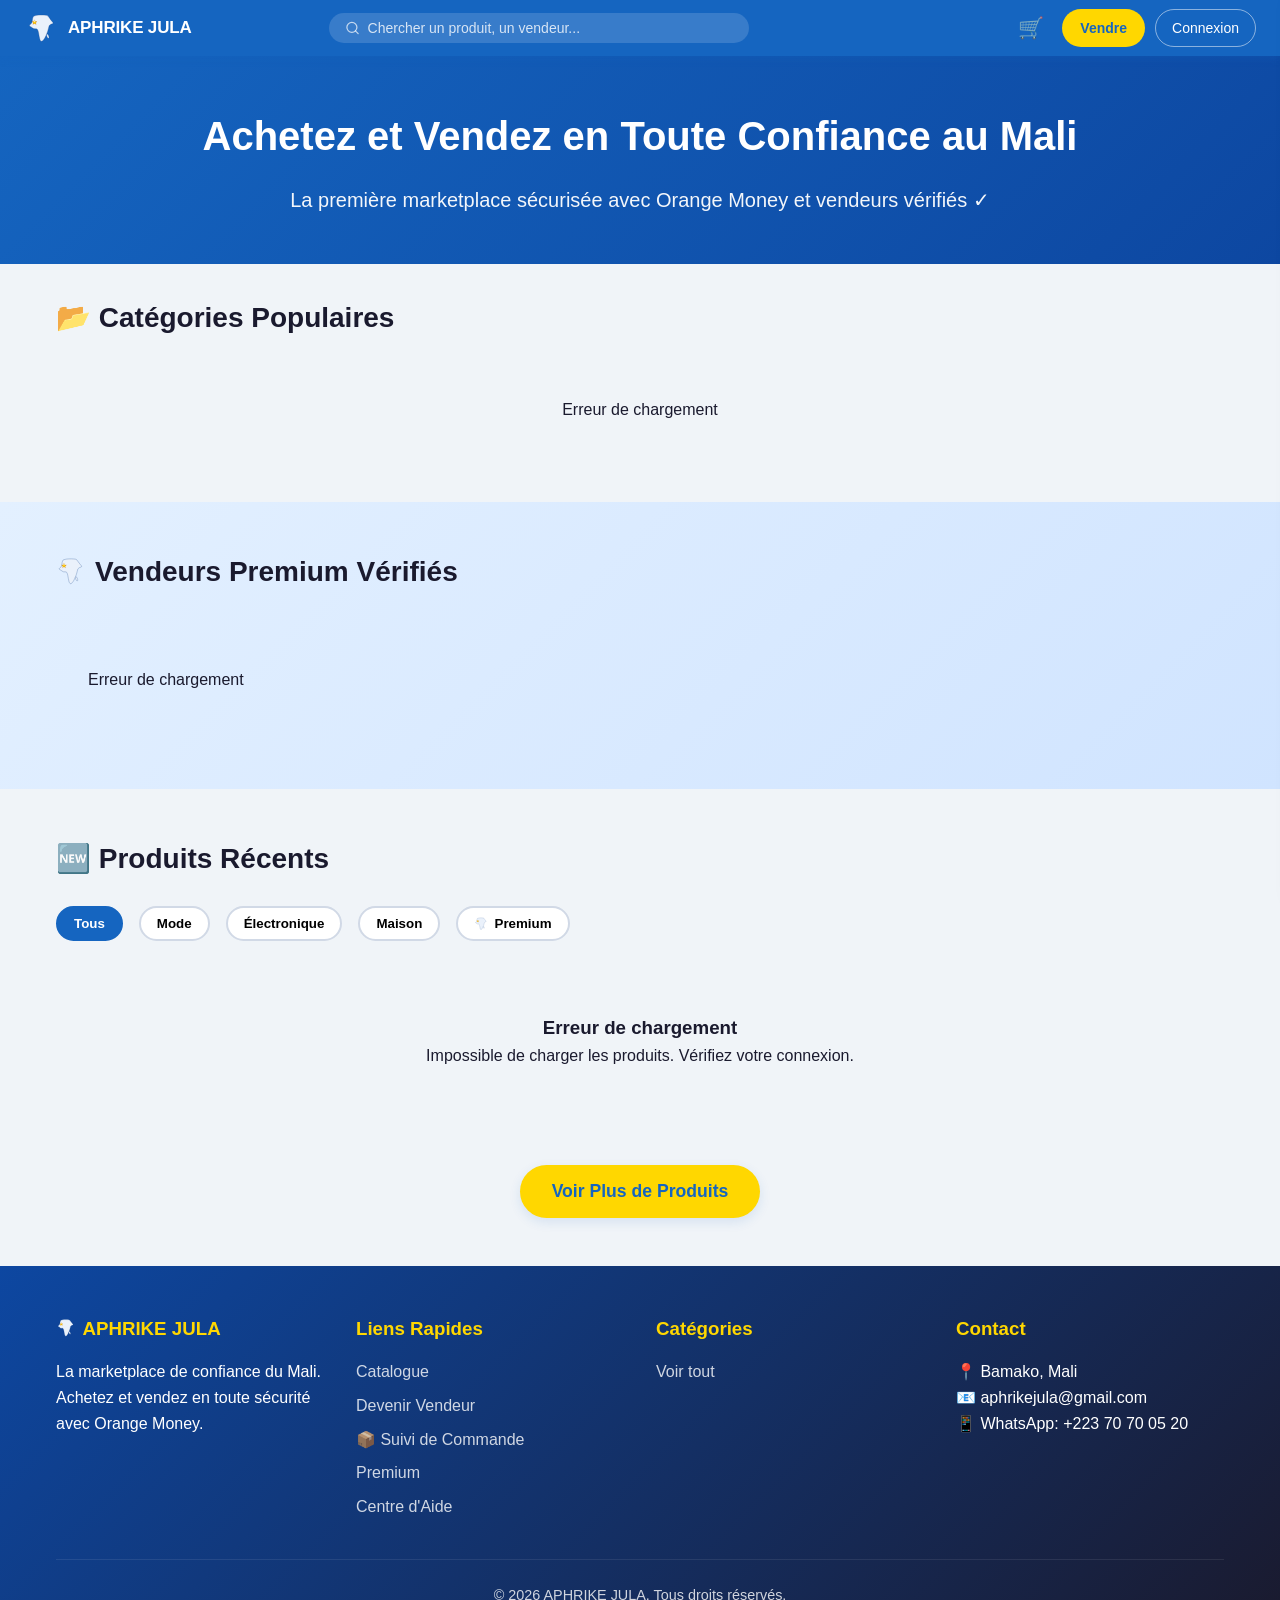
<file: static/index.html>
<!DOCTYPE html>
<html lang="fr">
<head>
    <meta charset="UTF-8">
    <meta name="viewport" content="width=device-width, initial-scale=1.0">
    <title>APHRIKE JULA - Marché de Confiance du Mali</title>
    <link rel="stylesheet" href="styles.css">
</head>
<body>
    <!-- Navigation APHRIKE JULA -->
    <nav class="aj-navbar" style="display:flex;align-items:center;gap:12px;padding:0 24px;height:56px;background:#1565C0;position:sticky;top:0;z-index:1000;box-shadow:0 2px 8px rgba(21,101,192,0.3);">
        <a href="index.html" class="aj-brand" style="display:flex;align-items:center;gap:10px;text-decoration:none;flex-shrink:0;">
            <div class="aj-logo">
                <svg viewBox="0 0 220 250" width="34" height="34" style="vertical-align:middle" xmlns="http://www.w3.org/2000/svg" aria-label="APHRIKE JULA"><path d="M 54,40 C 70,30 110,28 150,32 C 158,33 164,38 168,46 C 175,56 182,66 196,82 C 200,87 200,92 194,94 C 184,96 176,100 170,108 C 166,120 164,135 158,152 C 152,170 146,184 138,198 C 130,212 122,222 114,223 C 108,223 104,216 101,206 C 97,192 95,176 92,160 C 90,150 88,142 84,136 C 81,131 76,130 70,131 C 60,132 52,130 46,124 C 40,118 38,118 30,114 C 24,111 24,104 30,100 C 40,94 44,86 46,74 C 47,62 48,50 54,40 Z" fill="#EAF1FB" stroke="#0D3C82" stroke-width="2" stroke-linejoin="round"/><ellipse cx="160" cy="185" rx="7" ry="17" transform="rotate(-22 160 185)" fill="#EAF1FB" stroke="#0D3C82" stroke-width="1.6"/><g transform="translate(62,84)"><polygon points="0,-19 5.7,-6 19,-6 8,2.5 12.5,15.5 0,7.5 -12.5,15.5 -8,2.5 -19,-6 -5.7,-6" fill="#F2A100" stroke="#A86604" stroke-width="1.3" stroke-linejoin="round"/><polygon points="0,-11.4 3.42,-3.6 11.4,-3.6 4.8,1.5 7.5,9.3 0,4.5 -7.5,9.3 -4.8,1.5 -11.4,-3.6 -3.42,-3.6" fill="#FFD400"/><polygon points="0,-19 5.7,-6 0,-3 -5.7,-6" fill="#FFF6C8" opacity="0.9"/><polygon points="17,-20 18.2,-16.2 22,-15 18.2,-13.8 17,-10 15.8,-13.8 12,-15 15.8,-16.2" fill="#FFFFFF" opacity="0.95"/><polygon points="-14,8 -13,11 -10,12 -13,13 -14,16 -15,13 -18,12 -15,11" fill="#FFFFFF" opacity="0.9"/><polygon points="16,7 16.7,9 19,9.7 16.7,10.4 16,12.5 15.3,10.4 13,9.7 15.3,9" fill="#FFF1B0" opacity="0.9"/></g></svg>
            </div>
            <span style="font-size:17px;font-weight:600;color:#fff;letter-spacing:-0.01em;white-space:nowrap;">APHRIKE JULA</span>
        </a>

        <div style="display:flex;align-items:center;gap:8px;background:rgba(255,255,255,0.15);border-radius:100px;padding:7px 16px;flex:1;max-width:420px;margin:0 auto;">
            <svg width="16" height="16" viewBox="0 0 24 24" fill="none" stroke="rgba(255,255,255,0.7)" stroke-width="2" stroke-linecap="round" stroke-linejoin="round"><circle cx="11" cy="11" r="8"/><line x1="21" y1="21" x2="16.65" y2="16.65"/></svg>
            <input type="text" id="searchInput" placeholder="Chercher un produit, un vendeur..." autocomplete="off" style="background:transparent;border:none;outline:none;font-size:14px;color:#fff;width:100%;" onkeydown="if(event.key==='Enter') searchProducts()">
        </div>

        <div style="display:flex;align-items:center;gap:10px;margin-left:auto;flex-shrink:0;">
            <a href="#" onclick="toggleCartDrawer(); return false;" style="position:relative;color:#fff;font-size:1.3rem;text-decoration:none;padding:4px 8px;cursor:pointer;" title="Panier">
                🛒<span id="cartBadge" style="position:absolute;top:-4px;right:-4px;background:#FFD700;color:#1565C0;font-size:0.65rem;font-weight:700;width:18px;height:18px;border-radius:50%;display:none;align-items:center;justify-content:center;">0</span>
            </a>
            <a href="vendre.html" style="padding:8px 18px;border-radius:100px;font-size:14px;font-weight:600;border:none;cursor:pointer;background:#FFD700;color:#1565C0;text-decoration:none;transition:background 0.2s;">Vendre</a>
            <a href="connexion.html" style="padding:7px 16px;border-radius:100px;font-size:14px;font-weight:500;cursor:pointer;background:transparent;color:#fff;border:1.5px solid rgba(255,255,255,0.5);text-decoration:none;transition:background 0.2s;">Connexion</a>
        </div>
    </nav>

    <!-- Hero Section -->
    <section class="hero">
        <div class="container">
            <h1>Achetez et Vendez en Toute Confiance au Mali</h1>
            <p>La première marketplace sécurisée avec Orange Money et vendeurs vérifiés ✓</p>
        </div>
    </section>

    <!-- Categories -->
    <section class="categories-section">
        <div class="container">
            <h2 class="section-title">📂 Catégories Populaires</h2>
            <div class="categories-grid" id="categoriesGrid">
                <div class="loading"><div class="spinner"></div></div>
            </div>
        </div>
    </section>

    <!-- Premium Vendors -->
    <section class="premium-vendors">
        <div class="container">
            <h2 class="section-title"><svg viewBox="0 0 220 250" style="height:1.15em;width:auto;vertical-align:-0.22em;margin-right:3px" xmlns="http://www.w3.org/2000/svg" aria-label="APHRIKE JULA"><path d="M 54,40 C 70,30 110,28 150,32 C 158,33 164,38 168,46 C 175,56 182,66 196,82 C 200,87 200,92 194,94 C 184,96 176,100 170,108 C 166,120 164,135 158,152 C 152,170 146,184 138,198 C 130,212 122,222 114,223 C 108,223 104,216 101,206 C 97,192 95,176 92,160 C 90,150 88,142 84,136 C 81,131 76,130 70,131 C 60,132 52,130 46,124 C 40,118 38,118 30,114 C 24,111 24,104 30,100 C 40,94 44,86 46,74 C 47,62 48,50 54,40 Z" fill="#EAF1FB" stroke="#0D3C82" stroke-width="2" stroke-linejoin="round"/><ellipse cx="160" cy="185" rx="7" ry="17" transform="rotate(-22 160 185)" fill="#EAF1FB" stroke="#0D3C82" stroke-width="1.6"/><g transform="translate(62,84)"><polygon points="0,-19 5.7,-6 19,-6 8,2.5 12.5,15.5 0,7.5 -12.5,15.5 -8,2.5 -19,-6 -5.7,-6" fill="#F2A100" stroke="#A86604" stroke-width="1.3" stroke-linejoin="round"/><polygon points="0,-11.4 3.42,-3.6 11.4,-3.6 4.8,1.5 7.5,9.3 0,4.5 -7.5,9.3 -4.8,1.5 -11.4,-3.6 -3.42,-3.6" fill="#FFD400"/><polygon points="0,-19 5.7,-6 0,-3 -5.7,-6" fill="#FFF6C8" opacity="0.9"/><polygon points="17,-20 18.2,-16.2 22,-15 18.2,-13.8 17,-10 15.8,-13.8 12,-15 15.8,-16.2" fill="#FFFFFF" opacity="0.95"/><polygon points="-14,8 -13,11 -10,12 -13,13 -14,16 -15,13 -18,12 -15,11" fill="#FFFFFF" opacity="0.9"/><polygon points="16,7 16.7,9 19,9.7 16.7,10.4 16,12.5 15.3,10.4 13,9.7 15.3,9" fill="#FFF1B0" opacity="0.9"/></g></svg> Vendeurs Premium Vérifiés</h2>
            <div class="vendors-scroll" id="premiumVendors">
                <!-- Chargé dynamiquement via JS -->
                <div class="loading">
                    <div class="spinner"></div>
                </div>
            </div>
        </div>
    </section>

    <!-- Recent Products -->
    <section class="products-section">
        <div class="container">
            <h2 class="section-title">🆕 Produits Récents</h2>
            
            <div class="filters-bar">
                <button class="filter-btn active" onclick="filterByCategory('tous')">Tous</button>
                <button class="filter-btn" onclick="filterByCategory('mode')">Mode</button>
                <button class="filter-btn" onclick="filterByCategory('electronique')">Électronique</button>
                <button class="filter-btn" onclick="filterByCategory('maison')">Maison</button>
                <button class="filter-btn" onclick="filterByCategory('premium')"><svg viewBox="0 0 220 250" style="height:1.15em;width:auto;vertical-align:-0.22em;margin-right:3px" xmlns="http://www.w3.org/2000/svg" aria-label="APHRIKE JULA"><path d="M 54,40 C 70,30 110,28 150,32 C 158,33 164,38 168,46 C 175,56 182,66 196,82 C 200,87 200,92 194,94 C 184,96 176,100 170,108 C 166,120 164,135 158,152 C 152,170 146,184 138,198 C 130,212 122,222 114,223 C 108,223 104,216 101,206 C 97,192 95,176 92,160 C 90,150 88,142 84,136 C 81,131 76,130 70,131 C 60,132 52,130 46,124 C 40,118 38,118 30,114 C 24,111 24,104 30,100 C 40,94 44,86 46,74 C 47,62 48,50 54,40 Z" fill="#EAF1FB" stroke="#0D3C82" stroke-width="2" stroke-linejoin="round"/><ellipse cx="160" cy="185" rx="7" ry="17" transform="rotate(-22 160 185)" fill="#EAF1FB" stroke="#0D3C82" stroke-width="1.6"/><g transform="translate(62,84)"><polygon points="0,-19 5.7,-6 19,-6 8,2.5 12.5,15.5 0,7.5 -12.5,15.5 -8,2.5 -19,-6 -5.7,-6" fill="#F2A100" stroke="#A86604" stroke-width="1.3" stroke-linejoin="round"/><polygon points="0,-11.4 3.42,-3.6 11.4,-3.6 4.8,1.5 7.5,9.3 0,4.5 -7.5,9.3 -4.8,1.5 -11.4,-3.6 -3.42,-3.6" fill="#FFD400"/><polygon points="0,-19 5.7,-6 0,-3 -5.7,-6" fill="#FFF6C8" opacity="0.9"/><polygon points="17,-20 18.2,-16.2 22,-15 18.2,-13.8 17,-10 15.8,-13.8 12,-15 15.8,-16.2" fill="#FFFFFF" opacity="0.95"/><polygon points="-14,8 -13,11 -10,12 -13,13 -14,16 -15,13 -18,12 -15,11" fill="#FFFFFF" opacity="0.9"/><polygon points="16,7 16.7,9 19,9.7 16.7,10.4 16,12.5 15.3,10.4 13,9.7 15.3,9" fill="#FFF1B0" opacity="0.9"/></g></svg> Premium</button>
            </div>
            
            <div class="products-grid" id="productsGrid">
                <!-- Chargé dynamiquement via JS -->
                <div class="loading">
                    <div class="spinner"></div>
                </div>
            </div>
            
            <div class="load-more">
                <button class="load-more-btn" id="loadMoreBtn" onclick="loadMoreProducts()">
                    Voir Plus de Produits
                </button>
            </div>
        </div>
    </section>

    <!-- Footer -->
    <footer class="footer">
        <div class="container">
            <div class="footer-content">
                <div class="footer-section">
                    <h3><svg viewBox="0 0 220 250" style="height:1.15em;width:auto;vertical-align:-0.22em;margin-right:3px" xmlns="http://www.w3.org/2000/svg" aria-label="APHRIKE JULA"><path d="M 54,40 C 70,30 110,28 150,32 C 158,33 164,38 168,46 C 175,56 182,66 196,82 C 200,87 200,92 194,94 C 184,96 176,100 170,108 C 166,120 164,135 158,152 C 152,170 146,184 138,198 C 130,212 122,222 114,223 C 108,223 104,216 101,206 C 97,192 95,176 92,160 C 90,150 88,142 84,136 C 81,131 76,130 70,131 C 60,132 52,130 46,124 C 40,118 38,118 30,114 C 24,111 24,104 30,100 C 40,94 44,86 46,74 C 47,62 48,50 54,40 Z" fill="#EAF1FB" stroke="#0D3C82" stroke-width="2" stroke-linejoin="round"/><ellipse cx="160" cy="185" rx="7" ry="17" transform="rotate(-22 160 185)" fill="#EAF1FB" stroke="#0D3C82" stroke-width="1.6"/><g transform="translate(62,84)"><polygon points="0,-19 5.7,-6 19,-6 8,2.5 12.5,15.5 0,7.5 -12.5,15.5 -8,2.5 -19,-6 -5.7,-6" fill="#F2A100" stroke="#A86604" stroke-width="1.3" stroke-linejoin="round"/><polygon points="0,-11.4 3.42,-3.6 11.4,-3.6 4.8,1.5 7.5,9.3 0,4.5 -7.5,9.3 -4.8,1.5 -11.4,-3.6 -3.42,-3.6" fill="#FFD400"/><polygon points="0,-19 5.7,-6 0,-3 -5.7,-6" fill="#FFF6C8" opacity="0.9"/><polygon points="17,-20 18.2,-16.2 22,-15 18.2,-13.8 17,-10 15.8,-13.8 12,-15 15.8,-16.2" fill="#FFFFFF" opacity="0.95"/><polygon points="-14,8 -13,11 -10,12 -13,13 -14,16 -15,13 -18,12 -15,11" fill="#FFFFFF" opacity="0.9"/><polygon points="16,7 16.7,9 19,9.7 16.7,10.4 16,12.5 15.3,10.4 13,9.7 15.3,9" fill="#FFF1B0" opacity="0.9"/></g></svg> APHRIKE JULA</h3>
                    <p>La marketplace de confiance du Mali. Achetez et vendez en toute sécurité avec Orange Money.</p>
                </div>
                
                <div class="footer-section">
                    <h3>Liens Rapides</h3>
                    <a href="catalogue.html">Catalogue</a>
                    <a href="vendre.html">Devenir Vendeur</a>
                    <a href="suivi.html">📦 Suivi de Commande</a>
                    <a href="index.html#premiumVendors">Premium</a>
                    <a href="https://wa.me/22370700520" target="_blank">Centre d'Aide</a>
                </div>
                
                <div class="footer-section" id="footerCategories">
                    <h3>Catégories</h3>
                    <a href="catalogue.html">Voir tout</a>
                </div>

                
                <div class="footer-section">
                    <h3>Contact</h3>
                    <p>📍 Bamako, Mali</p>
                    <p>📧 aphrikejula@gmail.com</p>
                    <p>📱 WhatsApp: +223 70 70 05 20</p>
                </div>
            </div>
            
            <div class="footer-bottom">
                <p>&copy; 2026 APHRIKE JULA. Tous droits réservés.</p>
            </div>
        </div>
    </footer>

    <script src="app.js"></script>
    <script src="cart.js"></script>
    
</body>
</html>
</file>
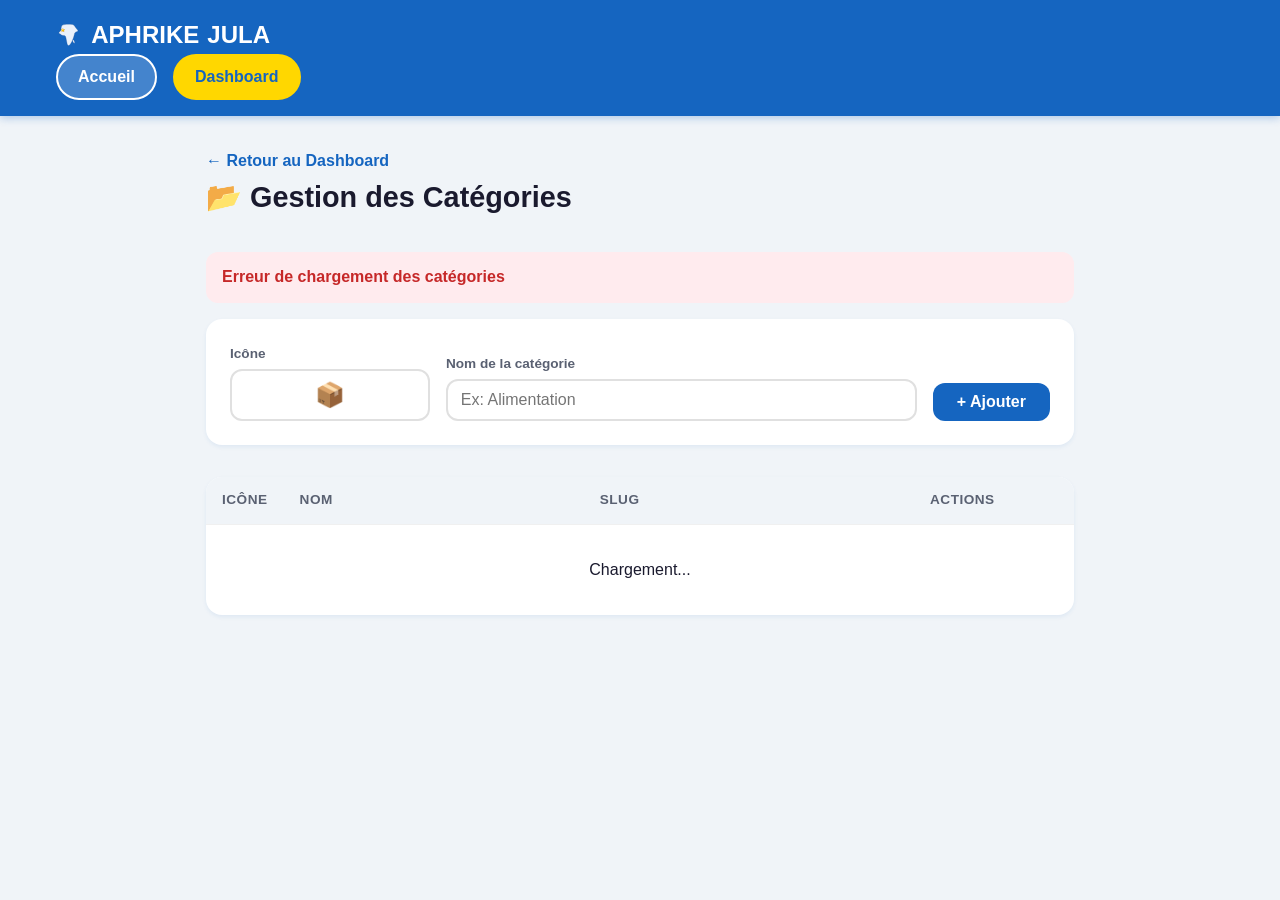
<file: static/admin-categories.html>
<!DOCTYPE html>
<html lang="fr">
<head>
    <meta charset="UTF-8">
    <meta name="viewport" content="width=device-width, initial-scale=1.0">
    <title>Gestion des Catégories - APHRIKE JULA Admin</title>
    <link rel="stylesheet" href="styles.css">
    <style>
        .admin-container {
            max-width: 900px;
            margin: 2rem auto;
            padding: 0 1rem;
        }
        .admin-header {
            display: flex;
            justify-content: space-between;
            align-items: center;
            margin-bottom: 2rem;
        }
        .admin-header h1 {
            font-size: 1.8rem;
            color: var(--text-dark);
        }
        .add-form {
            background: white;
            padding: 1.5rem;
            border-radius: var(--radius-lg);
            box-shadow: var(--shadow-sm);
            margin-bottom: 2rem;
            display: flex;
            gap: 1rem;
            align-items: flex-end;
            flex-wrap: wrap;
        }
        .add-form .form-field {
            flex: 1;
            min-width: 200px;
        }
        .add-form label {
            display: block;
            font-size: 0.85rem;
            font-weight: 600;
            margin-bottom: 0.3rem;
            color: var(--text-gray);
        }
        .add-form input {
            width: 100%;
            padding: 0.6rem 0.8rem;
            border: 2px solid #e0e0e0;
            border-radius: var(--radius-md);
            font-size: 1rem;
            transition: border-color 0.2s;
        }
        .add-form input:focus {
            outline: none;
            border-color: var(--primary-green);
        }
        .icon-field {
            max-width: 80px;
        }
        .icon-field input {
            text-align: center;
            font-size: 1.5rem;
        }
        .btn-add {
            padding: 0.6rem 1.5rem;
            background: var(--primary-green);
            color: white;
            border: none;
            border-radius: var(--radius-md);
            font-size: 1rem;
            font-weight: 600;
            cursor: pointer;
            transition: opacity 0.2s;
            white-space: nowrap;
        }
        .btn-add:hover { opacity: 0.9; }
        .btn-add:disabled { opacity: 0.5; cursor: not-allowed; }
        
        .cat-table {
            width: 100%;
            background: white;
            border-radius: var(--radius-lg);
            box-shadow: var(--shadow-sm);
            overflow: hidden;
        }
        .cat-table table {
            width: 100%;
            border-collapse: collapse;
        }
        .cat-table th {
            background: var(--bg-light);
            padding: 0.8rem 1rem;
            text-align: left;
            font-size: 0.85rem;
            font-weight: 700;
            color: var(--text-gray);
            text-transform: uppercase;
            letter-spacing: 0.5px;
        }
        .cat-table td {
            padding: 0.8rem 1rem;
            border-top: 1px solid #f0f0f0;
            vertical-align: middle;
        }
        .cat-table tr:hover td {
            background: #fafafa;
        }
        .cat-icon { font-size: 1.5rem; }
        .cat-name { font-weight: 600; }
        .cat-slug {
            font-size: 0.85rem;
            color: var(--text-gray);
            font-family: monospace;
        }
        .cat-actions {
            display: flex;
            gap: 0.5rem;
        }
        .btn-edit, .btn-delete, .btn-save, .btn-cancel {
            padding: 0.4rem 0.8rem;
            border: none;
            border-radius: var(--radius-sm);
            font-size: 0.85rem;
            cursor: pointer;
            font-weight: 600;
            transition: opacity 0.2s;
        }
        .btn-edit { background: #e3f2fd; color: #1565c0; }
        .btn-save { background: #e8f5e9; color: #2e7d32; }
        .btn-cancel { background: #f5f5f5; color: #616161; }
        .btn-delete { background: #ffebee; color: #c62828; }
        .btn-edit:hover, .btn-delete:hover, .btn-save:hover, .btn-cancel:hover { opacity: 0.8; }
        
        .edit-input {
            padding: 0.3rem 0.5rem;
            border: 2px solid var(--primary-green);
            border-radius: var(--radius-sm);
            font-size: 0.95rem;
            width: 100%;
        }
        .edit-icon-input {
            width: 50px;
            text-align: center;
            font-size: 1.3rem;
        }
        .cat-count {
            font-size: 0.9rem;
            color: var(--text-gray);
            margin-bottom: 1rem;
        }
        .back-link {
            display: inline-flex;
            align-items: center;
            gap: 0.5rem;
            color: var(--primary-green);
            text-decoration: none;
            font-weight: 600;
        }
        .back-link:hover { text-decoration: underline; }
        .status-msg {
            padding: 0.8rem 1rem;
            border-radius: var(--radius-md);
            margin-bottom: 1rem;
            font-weight: 600;
            display: none;
        }
        .status-msg.success { display: block; background: #e8f5e9; color: #2e7d32; }
        .status-msg.error { display: block; background: #ffebee; color: #c62828; }
    </style>
</head>
<body>
    <nav class="navbar">
        <div class="container nav-container">
            <a href="index.html" class="logo"><svg viewBox="0 0 220 250" style="height:1.15em;width:auto;vertical-align:-0.22em;margin-right:3px" xmlns="http://www.w3.org/2000/svg" aria-label="APHRIKE JULA"><path d="M 54,40 C 70,30 110,28 150,32 C 158,33 164,38 168,46 C 175,56 182,66 196,82 C 200,87 200,92 194,94 C 184,96 176,100 170,108 C 166,120 164,135 158,152 C 152,170 146,184 138,198 C 130,212 122,222 114,223 C 108,223 104,216 101,206 C 97,192 95,176 92,160 C 90,150 88,142 84,136 C 81,131 76,130 70,131 C 60,132 52,130 46,124 C 40,118 38,118 30,114 C 24,111 24,104 30,100 C 40,94 44,86 46,74 C 47,62 48,50 54,40 Z" fill="#EAF1FB" stroke="#0D3C82" stroke-width="2" stroke-linejoin="round"/><ellipse cx="160" cy="185" rx="7" ry="17" transform="rotate(-22 160 185)" fill="#EAF1FB" stroke="#0D3C82" stroke-width="1.6"/><g transform="translate(62,84)"><polygon points="0,-19 5.7,-6 19,-6 8,2.5 12.5,15.5 0,7.5 -12.5,15.5 -8,2.5 -19,-6 -5.7,-6" fill="#F2A100" stroke="#A86604" stroke-width="1.3" stroke-linejoin="round"/><polygon points="0,-11.4 3.42,-3.6 11.4,-3.6 4.8,1.5 7.5,9.3 0,4.5 -7.5,9.3 -4.8,1.5 -11.4,-3.6 -3.42,-3.6" fill="#FFD400"/><polygon points="0,-19 5.7,-6 0,-3 -5.7,-6" fill="#FFF6C8" opacity="0.9"/><polygon points="17,-20 18.2,-16.2 22,-15 18.2,-13.8 17,-10 15.8,-13.8 12,-15 15.8,-16.2" fill="#FFFFFF" opacity="0.95"/><polygon points="-14,8 -13,11 -10,12 -13,13 -14,16 -15,13 -18,12 -15,11" fill="#FFFFFF" opacity="0.9"/><polygon points="16,7 16.7,9 19,9.7 16.7,10.4 16,12.5 15.3,10.4 13,9.7 15.3,9" fill="#FFF1B0" opacity="0.9"/></g></svg> APHRIKE <span>JULA</span></a>
            <div class="nav-actions">
                <a href="index.html" class="nav-btn">Accueil</a>
                <a href="/dashboard" class="nav-btn primary">Dashboard</a>
            </div>
        </div>
    </nav>

    <div class="admin-container">
        <div class="admin-header">
            <div>
                <a href="/dashboard" class="back-link">← Retour au Dashboard</a>
                <h1>📂 Gestion des Catégories</h1>
            </div>
        </div>

        <div id="statusMsg" class="status-msg"></div>

        <!-- Add Category Form -->
        <div class="add-form">
            <div class="form-field icon-field">
                <label>Icône</label>
                <input type="text" id="newIcon" value="📦" maxlength="4">
            </div>
            <div class="form-field">
                <label>Nom de la catégorie</label>
                <input type="text" id="newName" placeholder="Ex: Alimentation" required>
            </div>
            <button class="btn-add" id="addBtn" onclick="addCategory()">+ Ajouter</button>
        </div>

        <!-- Categories Table -->
        <div class="cat-count" id="catCount"></div>
        <div class="cat-table">
            <table>
                <thead>
                    <tr>
                        <th style="width:60px">Icône</th>
                        <th>Nom</th>
                        <th>Slug</th>
                        <th style="width:160px">Actions</th>
                    </tr>
                </thead>
                <tbody id="catBody">
                    <tr><td colspan="4" style="text-align:center;padding:2rem;">Chargement...</td></tr>
                </tbody>
            </table>
        </div>
    </div>

    <script>
        const API_BASE_URL = 'https://web-production-8f94.up.railway.app';
        const token = localStorage.getItem('token');
        let categories = [];

        document.addEventListener('DOMContentLoaded', loadCategories);

        async function loadCategories() {
            try {
                const response = await fetch(`${API_BASE_URL}/api/categories`);
                categories = await response.json();
                renderTable();
            } catch (error) {
                showStatus('Erreur de chargement des catégories', 'error');
            }
        }

        function renderTable() {
            const tbody = document.getElementById('catBody');
            document.getElementById('catCount').textContent = `${categories.length} catégorie${categories.length > 1 ? 's' : ''}`;
            
            if (categories.length === 0) {
                tbody.innerHTML = '<tr><td colspan="4" style="text-align:center;padding:2rem;">Aucune catégorie</td></tr>';
                return;
            }

            tbody.innerHTML = categories.map(cat => `
                <tr id="row-${cat.id}">
                    <td class="cat-icon">${cat.icone}</td>
                    <td class="cat-name">${cat.nom}</td>
                    <td class="cat-slug">${cat.slug}</td>
                    <td class="cat-actions">
                        <button class="btn-edit" onclick="startEdit('${cat.id}', '${escapeHtml(cat.nom)}', '${cat.icone}')">✏️ Modifier</button>
                        <button class="btn-delete" onclick="deleteCategory('${cat.id}', '${escapeHtml(cat.nom)}')">🗑️</button>
                    </td>
                </tr>
            `).join('');
        }

        function startEdit(id, name, icon) {
            const row = document.getElementById(`row-${id}`);
            row.innerHTML = `
                <td><input type="text" class="edit-input edit-icon-input" id="edit-icon-${id}" value="${icon}" maxlength="4"></td>
                <td><input type="text" class="edit-input" id="edit-name-${id}" value="${name}"></td>
                <td class="cat-slug">—</td>
                <td class="cat-actions">
                    <button class="btn-save" onclick="saveEdit('${id}')">✓ Sauver</button>
                    <button class="btn-cancel" onclick="loadCategories()">✕</button>
                </td>
            `;
            document.getElementById(`edit-name-${id}`).focus();
        }

        async function saveEdit(id) {
            const nom = document.getElementById(`edit-name-${id}`).value.trim();
            const icone = document.getElementById(`edit-icon-${id}`).value.trim();
            
            if (!nom) return showStatus('Le nom est requis', 'error');

            try {
                const response = await fetch(`${API_BASE_URL}/api/categories/${id}`, {
                    method: 'PUT',
                    headers: {
                        'Content-Type': 'application/json',
                        'Authorization': `Bearer ${token}`
                    },
                    body: JSON.stringify({ nom, icone: icone || '📦' })
                });

                if (response.ok) {
                    showStatus(`Catégorie "${nom}" modifiée avec succès`, 'success');
                    loadCategories();
                } else {
                    const err = await response.json();
                    showStatus(err.detail || 'Erreur de modification', 'error');
                }
            } catch (error) {
                showStatus('Erreur de connexion', 'error');
            }
        }

        async function addCategory() {
            const nom = document.getElementById('newName').value.trim();
            const icone = document.getElementById('newIcon').value.trim();
            
            if (!nom) return showStatus('Le nom est requis', 'error');

            const btn = document.getElementById('addBtn');
            btn.disabled = true;

            try {
                const response = await fetch(`${API_BASE_URL}/api/categories`, {
                    method: 'POST',
                    headers: {
                        'Content-Type': 'application/json',
                        'Authorization': `Bearer ${token}`
                    },
                    body: JSON.stringify({ nom, icone: icone || '📦' })
                });

                if (response.ok) {
                    showStatus(`Catégorie "${nom}" ajoutée avec succès`, 'success');
                    document.getElementById('newName').value = '';
                    document.getElementById('newIcon').value = '📦';
                    loadCategories();
                } else {
                    const err = await response.json();
                    showStatus(err.detail || 'Erreur de création', 'error');
                }
            } catch (error) {
                showStatus('Erreur de connexion', 'error');
            } finally {
                btn.disabled = false;
            }
        }

        async function deleteCategory(id, name) {
            if (!confirm(`Supprimer la catégorie "${name}" ?\n\nCette action est irréversible.`)) return;

            try {
                const response = await fetch(`${API_BASE_URL}/api/categories/${id}`, {
                    method: 'DELETE',
                    headers: { 'Authorization': `Bearer ${token}` }
                });

                if (response.ok) {
                    showStatus(`Catégorie "${name}" supprimée`, 'success');
                    loadCategories();
                } else {
                    const err = await response.json();
                    showStatus(err.detail || 'Erreur de suppression', 'error');
                }
            } catch (error) {
                showStatus('Erreur de connexion', 'error');
            }
        }

        function showStatus(msg, type) {
            const el = document.getElementById('statusMsg');
            el.textContent = msg;
            el.className = `status-msg ${type}`;
            setTimeout(() => { el.className = 'status-msg'; }, 4000);
        }

        function escapeHtml(str) {
            return str.replace(/'/g, "\\'").replace(/"/g, '&quot;');
        }
    </script>
</body>
</html>
</file>
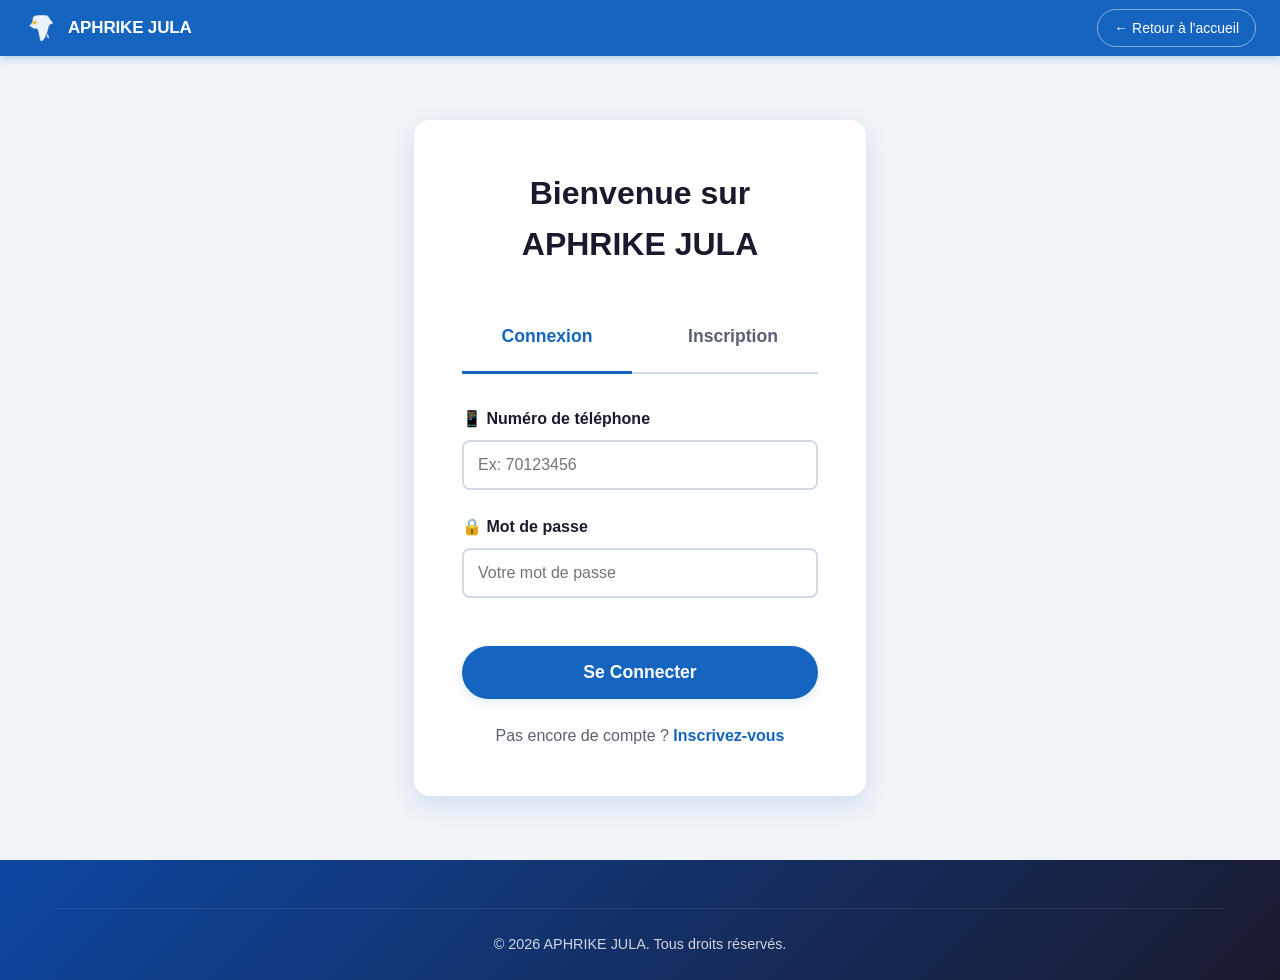
<file: static/admin-produits.html>
<!DOCTYPE html>
<html lang="fr">
<head>
    <meta charset="UTF-8">
    <meta name="viewport" content="width=device-width, initial-scale=1.0">
    <title>Gestion des Produits - APHRIKE JULA Admin</title>
    <link rel="stylesheet" href="styles.css">
    <style>
        .admin-container {
            max-width: 1000px;
            margin: 2rem auto;
            padding: 0 1rem;
        }
        .admin-header {
            display: flex;
            justify-content: space-between;
            align-items: center;
            margin-bottom: 2rem;
        }
        .admin-header h1 {
            font-size: 1.8rem;
            color: var(--text-dark);
        }
        .action-bar {
            background: white;
            padding: 1rem 1.5rem;
            border-radius: var(--radius-lg);
            box-shadow: var(--shadow-sm);
            margin-bottom: 2rem;
            display: flex;
            justify-content: space-between;
            align-items: center;
        }
        .btn-delete-bulk {
            padding: 0.6rem 1.5rem;
            background: #c62828;
            color: white;
            border: none;
            border-radius: var(--radius-md);
            font-size: 1rem;
            font-weight: 600;
            cursor: pointer;
            transition: opacity 0.2s;
        }
        .btn-delete-bulk:hover { opacity: 0.9; }
        .btn-delete-bulk:disabled { background: #e0e0e0; cursor: not-allowed; }
        
        .prod-table {
            width: 100%;
            background: white;
            border-radius: var(--radius-lg);
            box-shadow: var(--shadow-sm);
            overflow: hidden;
        }
        .prod-table table {
            width: 100%;
            border-collapse: collapse;
        }
        .prod-table th {
            background: #f8f9fa;
            padding: 1rem;
            text-align: left;
            font-size: 0.85rem;
            font-weight: 700;
            color: var(--text-gray);
            text-transform: uppercase;
        }
        .prod-table td {
            padding: 1rem;
            border-top: 1px solid #f0f0f0;
            vertical-align: middle;
        }
        .prod-table tr:hover td {
            background: #fafafa;
        }
        .prod-image {
            width: 50px;
            height: 50px;
            border-radius: 8px;
            object-fit: cover;
        }
        .back-link {
            display: inline-flex;
            align-items: center;
            gap: 0.5rem;
            color: #1565C0;
            text-decoration: none;
            font-weight: 600;
        }
        .back-link:hover { text-decoration: underline; }
        .status-msg {
            padding: 0.8rem 1rem;
            border-radius: var(--radius-md);
            margin-bottom: 1rem;
            font-weight: 600;
            display: none;
        }
        .status-msg.success { display: block; background: #e8f5e9; color: #2e7d32; }
        .status-msg.error { display: block; background: #ffebee; color: #c62828; }
    </style>
</head>
<body>
    <!-- Navbar APHRIKE JULA -->
    <nav class="aj-navbar" style="display:flex;align-items:center;gap:12px;padding:0 24px;height:56px;background:#1565C0;position:sticky;top:0;z-index:1000;box-shadow:0 2px 8px rgba(21,101,192,0.3);">
        <a href="index.html" class="aj-brand" style="display:flex;align-items:center;gap:10px;text-decoration:none;flex-shrink:0;">
            <div class="aj-logo">
                <svg viewBox="0 0 220 250" width="34" height="34" style="vertical-align:middle" xmlns="http://www.w3.org/2000/svg" aria-label="APHRIKE JULA"><path d="M 54,40 C 70,30 110,28 150,32 C 158,33 164,38 168,46 C 175,56 182,66 196,82 C 200,87 200,92 194,94 C 184,96 176,100 170,108 C 166,120 164,135 158,152 C 152,170 146,184 138,198 C 130,212 122,222 114,223 C 108,223 104,216 101,206 C 97,192 95,176 92,160 C 90,150 88,142 84,136 C 81,131 76,130 70,131 C 60,132 52,130 46,124 C 40,118 38,118 30,114 C 24,111 24,104 30,100 C 40,94 44,86 46,74 C 47,62 48,50 54,40 Z" fill="#EAF1FB" stroke="#0D3C82" stroke-width="2" stroke-linejoin="round"/><ellipse cx="160" cy="185" rx="7" ry="17" transform="rotate(-22 160 185)" fill="#EAF1FB" stroke="#0D3C82" stroke-width="1.6"/><g transform="translate(62,84)"><polygon points="0,-19 5.7,-6 19,-6 8,2.5 12.5,15.5 0,7.5 -12.5,15.5 -8,2.5 -19,-6 -5.7,-6" fill="#F2A100" stroke="#A86604" stroke-width="1.3" stroke-linejoin="round"/><polygon points="0,-11.4 3.42,-3.6 11.4,-3.6 4.8,1.5 7.5,9.3 0,4.5 -7.5,9.3 -4.8,1.5 -11.4,-3.6 -3.42,-3.6" fill="#FFD400"/><polygon points="0,-19 5.7,-6 0,-3 -5.7,-6" fill="#FFF6C8" opacity="0.9"/><polygon points="17,-20 18.2,-16.2 22,-15 18.2,-13.8 17,-10 15.8,-13.8 12,-15 15.8,-16.2" fill="#FFFFFF" opacity="0.95"/><polygon points="-14,8 -13,11 -10,12 -13,13 -14,16 -15,13 -18,12 -15,11" fill="#FFFFFF" opacity="0.9"/><polygon points="16,7 16.7,9 19,9.7 16.7,10.4 16,12.5 15.3,10.4 13,9.7 15.3,9" fill="#FFF1B0" opacity="0.9"/></g></svg>
            </div>
            <span style="font-size:17px;font-weight:600;color:#fff;letter-spacing:-0.01em;white-space:nowrap;">APHRIKE JULA</span>
        </a>

        <div id="navActions" style="display:flex;align-items:center;gap:10px;margin-left:auto;flex-shrink:0;">
            <a href="/dashboard" style="padding:8px 18px;border-radius:100px;font-size:14px;font-weight:600;border:none;cursor:pointer;background:#FFD700;color:#1565C0;text-decoration:none;transition:background 0.2s;">Dashboard</a>
            <a href="index.html" style="padding:7px 16px;border-radius:100px;font-size:14px;font-weight:500;cursor:pointer;background:transparent;color:#fff;border:1.5px solid rgba(255,255,255,0.5);text-decoration:none;transition:background 0.2s;">← Retour à l'accueil</a>
        </div>
    </nav>

    <div class="admin-container">
        <div class="admin-header">
            <div>
                <a href="/dashboard" class="back-link">← Retour au Dashboard</a>
                <h1 style="margin-top: 10px;">📦 Gestion des Produits (Admin)</h1>
            </div>
        </div>

        <div id="statusMsg" class="status-msg"></div>

        <div class="action-bar">
            <div>
                <span id="selectedCount">0</span> produit(s) sélectionné(s)
            </div>
            <button class="btn-delete-bulk" id="bulkDeleteBtn" disabled onclick="handleBulkDelete()">
                Supprimer la sélection
            </button>
        </div>

        <div class="prod-table">
            <table>
                <thead>
                    <tr>
                        <th style="width: 40px;">
                            <input type="checkbox" id="selectAll" onclick="toggleSelectAll()">
                        </th>
                        <th style="width: 70px;">Image</th>
                        <th>Nom du produit</th>
                        <th>Vendeur (ID)</th>
                        <th>Prix</th>
                        <th>Date</th>
                    </tr>
                </thead>
                <tbody id="prodTableBody">
                    <tr><td colspan="6" style="text-align:center;padding:2rem;">Chargement des produits...</td></tr>
                </tbody>
            </table>
        </div>
    </div>

    <script>
        const API_BASE_URL = 'https://web-production-8f94.up.railway.app';
        let allProducts = [];
        let selectedProductIds = new Set();

        // Vérification de sécurité au chargement
        document.addEventListener('DOMContentLoaded', async () => {
            const token = localStorage.getItem('token');
            const userStr = localStorage.getItem('user');
            
            if (!token || !userStr) {
                window.location.href = 'connexion.html';
                return;
            }
            
            const user = JSON.parse(userStr);
            if (user.role !== 'admin') {
                document.querySelector('.admin-container').innerHTML = `
                    <div style="text-align:center; padding: 3rem;">
                        <h2>⛔ Accès Refusé</h2>
                        <p>Vous n'avez pas les droits d'administrateur.</p>
                        <a href="index.html" class="back-link">Retourner à l'accueil</a>
                    </div>
                `;
                return;
            }
            
            loadProducts();
        });

        function showStatus(msg, isError = false) {
            const el = document.getElementById('statusMsg');
            el.textContent = msg;
            el.className = 'status-msg ' + (isError ? 'error' : 'success');
            setTimeout(() => { el.style.display = 'none'; }, 5000);
        }

        async function loadProducts() {
            try {
                // Fetch up to 500 recent products for admin moderation
                const res = await fetch(`${API_BASE_URL}/api/produits?limit=500`);
                const data = await res.json();
                
                if (res.ok) {
                    allProducts = data.produits;
                    renderProducts();
                } else {
                    showStatus('Erreur de chargement des produits.', true);
                }
            } catch (error) {
                showStatus('Erreur réseau.', true);
            }
        }

        function renderProducts() {
            const tbody = document.getElementById('prodTableBody');
            if (!allProducts || allProducts.length === 0) {
                tbody.innerHTML = '<tr><td colspan="6" style="text-align:center;padding:2rem;">Aucun produit trouvé</td></tr>';
                return;
            }
            
            tbody.innerHTML = allProducts.map(p => {
                const img = (p.images && p.images.length > 0) ? p.images[0] : 'https://via.placeholder.com/50';
                const date = new Date(p.date_creation).toLocaleDateString('fr-FR');
                return `
                    <tr>
                        <td>
                            <input type="checkbox" class="prod-checkbox" value="${p.id}" onchange="toggleSelect('${p.id}', this.checked)">
                        </td>
                        <td><img src="${img}" class="prod-image"></td>
                        <td style="font-weight:600;">${p.nom}</td>
                        <td style="font-size:0.85rem;color:#666;">${p.vendeur_id || 'N/A'}</td>
                        <td style="font-weight:bold;color:#2e7d32;">${p.prix} FCFA</td>
                        <td style="font-size:0.85rem;">${date}</td>
                    </tr>
                `;
            }).join('');
            
            // Reset selection
            selectedProductIds.clear();
            document.getElementById('selectAll').checked = false;
            updateSelectionCount();
        }

        function toggleSelect(id, isChecked) {
            if (isChecked) {
                selectedProductIds.add(id);
            } else {
                selectedProductIds.delete(id);
                document.getElementById('selectAll').checked = false;
            }
            updateSelectionCount();
        }

        function toggleSelectAll() {
            const isChecked = document.getElementById('selectAll').checked;
            const checkboxes = document.querySelectorAll('.prod-checkbox');
            
            checkboxes.forEach(cb => {
                cb.checked = isChecked;
                if (isChecked) {
                    selectedProductIds.add(cb.value);
                } else {
                    selectedProductIds.delete(cb.value);
                }
            });
            updateSelectionCount();
        }

        function updateSelectionCount() {
            const count = selectedProductIds.size;
            document.getElementById('selectedCount').textContent = count;
            document.getElementById('bulkDeleteBtn').disabled = count === 0;
        }

        async function handleBulkDelete() {
            if (selectedProductIds.size === 0) return;
            
            if (!confirm(`Êtes-vous sûr de vouloir supprimer définitivement ces ${selectedProductIds.size} produit(s) ?`)) {
                return;
            }
            
            const btn = document.getElementById('bulkDeleteBtn');
            btn.disabled = true;
            btn.textContent = 'Suppression...';
            
            try {
                const token = localStorage.getItem('token');
                const response = await fetch(`${API_BASE_URL}/api/admin/produits/bulk`, {
                    method: 'DELETE',
                    headers: {
                        'Content-Type': 'application/json',
                        'Authorization': `Bearer ${token}`
                    },
                    body: JSON.stringify({
                        product_ids: Array.from(selectedProductIds)
                    })
                });
                
                if (response.ok) {
                    const data = await response.json();
                    showStatus(data.message);
                    await loadProducts(); // Recharger la liste
                } else {
                    const data = await response.json();
                    showStatus(data.detail || 'Erreur lors de la suppression', true);
                }
            } catch (error) {
                showStatus('Erreur de réseau.', true);
            } finally {
                btn.disabled = selectedProductIds.size === 0;
                btn.textContent = 'Supprimer la sélection';
            }
        }
    </script>
</body>
</html>
</file>
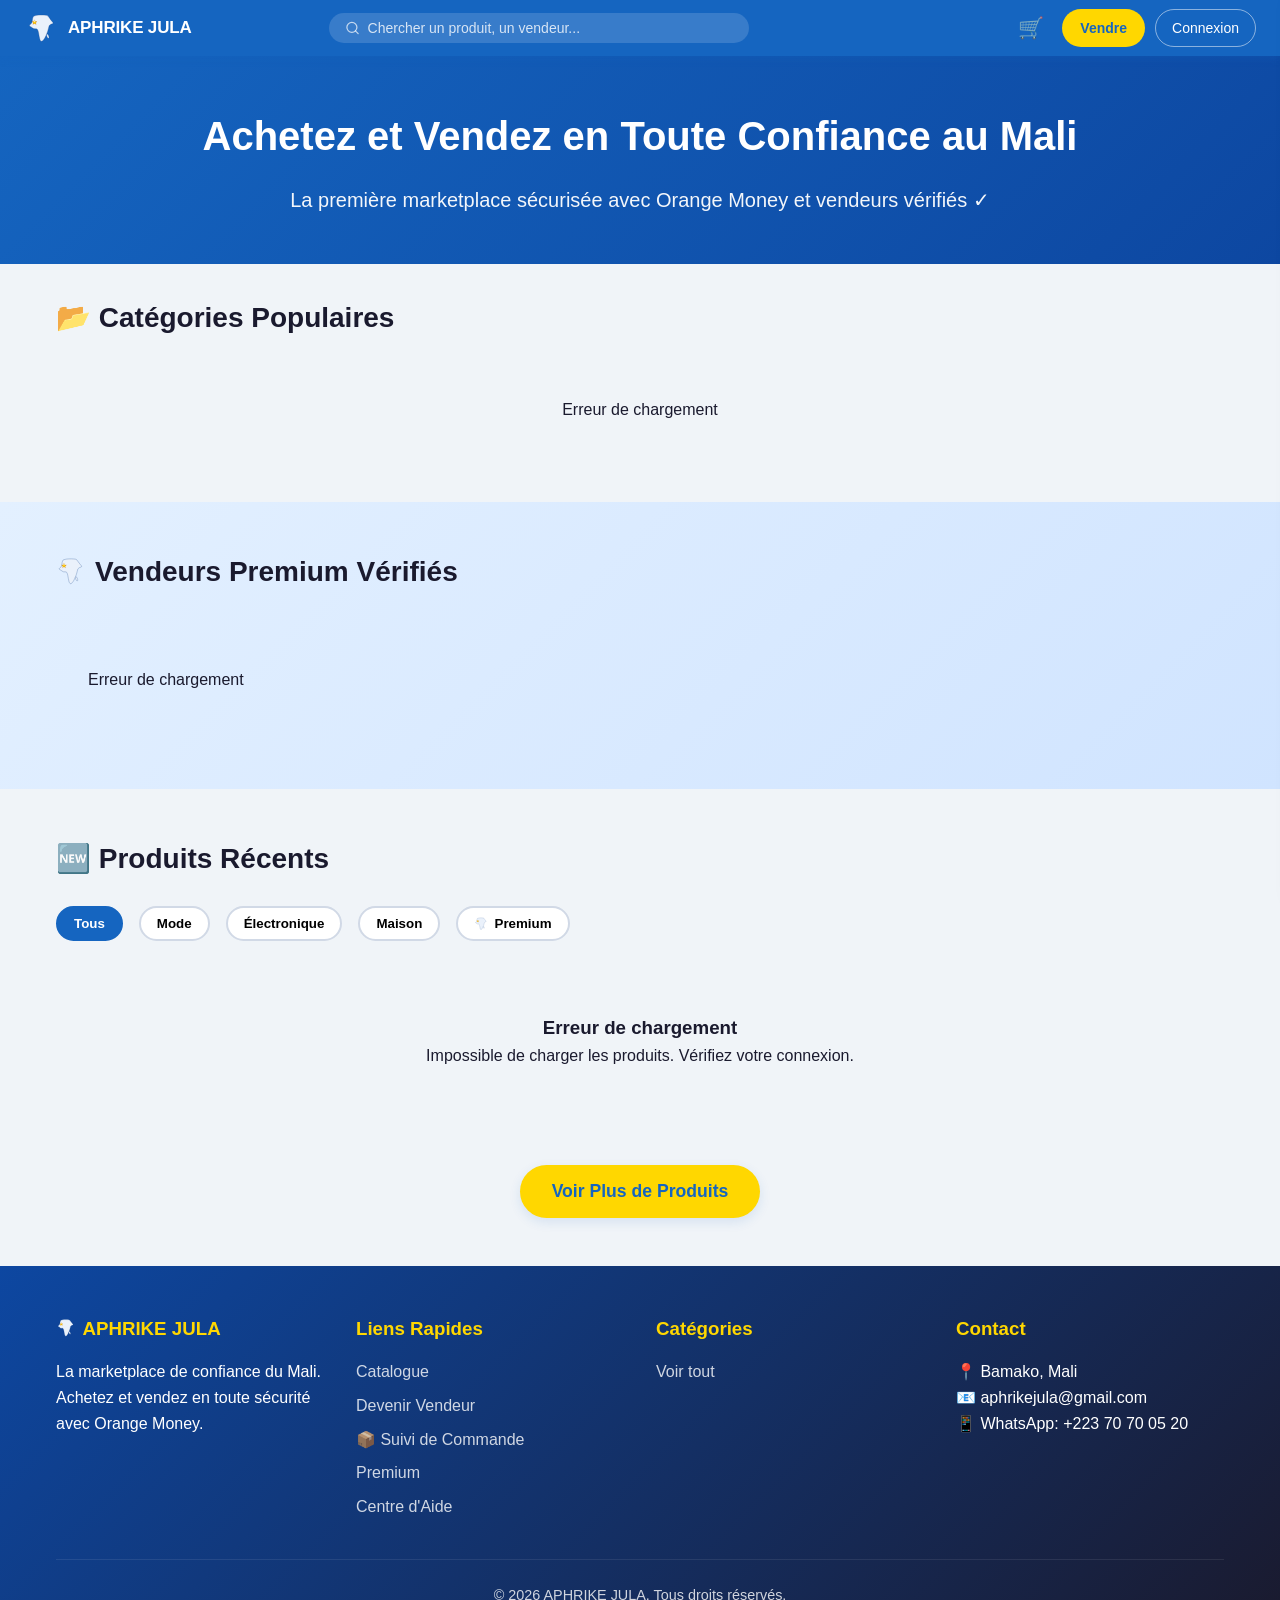
<file: static/boutique.html>
<!DOCTYPE html>
<html lang="fr">
<head>
    <meta charset="UTF-8">
    <meta name="viewport" content="width=device-width, initial-scale=1.0">
    <title>Boutique - APHRIKE JULA</title>
    <link rel="stylesheet" href="styles.css">
</head>
<body>
    <nav class="aj-navbar" style="display:flex;align-items:center;gap:12px;padding:0 24px;height:56px;background:#1565C0;position:sticky;top:0;z-index:1000;">
        <a href="index.html" style="display:flex;align-items:center;gap:10px;text-decoration:none;">
            <span style="font-size:17px;font-weight:600;color:#fff;"><svg viewBox="0 0 220 250" style="height:1.15em;width:auto;vertical-align:-0.22em;margin-right:3px" xmlns="http://www.w3.org/2000/svg" aria-label="APHRIKE JULA"><path d="M 54,40 C 70,30 110,28 150,32 C 158,33 164,38 168,46 C 175,56 182,66 196,82 C 200,87 200,92 194,94 C 184,96 176,100 170,108 C 166,120 164,135 158,152 C 152,170 146,184 138,198 C 130,212 122,222 114,223 C 108,223 104,216 101,206 C 97,192 95,176 92,160 C 90,150 88,142 84,136 C 81,131 76,130 70,131 C 60,132 52,130 46,124 C 40,118 38,118 30,114 C 24,111 24,104 30,100 C 40,94 44,86 46,74 C 47,62 48,50 54,40 Z" fill="#EAF1FB" stroke="#0D3C82" stroke-width="2" stroke-linejoin="round"/><ellipse cx="160" cy="185" rx="7" ry="17" transform="rotate(-22 160 185)" fill="#EAF1FB" stroke="#0D3C82" stroke-width="1.6"/><g transform="translate(62,84)"><polygon points="0,-19 5.7,-6 19,-6 8,2.5 12.5,15.5 0,7.5 -12.5,15.5 -8,2.5 -19,-6 -5.7,-6" fill="#F2A100" stroke="#A86604" stroke-width="1.3" stroke-linejoin="round"/><polygon points="0,-11.4 3.42,-3.6 11.4,-3.6 4.8,1.5 7.5,9.3 0,4.5 -7.5,9.3 -4.8,1.5 -11.4,-3.6 -3.42,-3.6" fill="#FFD400"/><polygon points="0,-19 5.7,-6 0,-3 -5.7,-6" fill="#FFF6C8" opacity="0.9"/><polygon points="17,-20 18.2,-16.2 22,-15 18.2,-13.8 17,-10 15.8,-13.8 12,-15 15.8,-16.2" fill="#FFFFFF" opacity="0.95"/><polygon points="-14,8 -13,11 -10,12 -13,13 -14,16 -15,13 -18,12 -15,11" fill="#FFFFFF" opacity="0.9"/><polygon points="16,7 16.7,9 19,9.7 16.7,10.4 16,12.5 15.3,10.4 13,9.7 15.3,9" fill="#FFF1B0" opacity="0.9"/></g></svg> APHRIKE JULA</span>
        </a>
        <div style="margin-left:auto;display:flex;gap:10px;">
            <a href="index.html" style="color:#fff;text-decoration:none;padding:8px 16px;border:1.5px solid rgba(255,255,255,0.5);border-radius:100px;">← Retour</a>
        </div>
    </nav>

    <div class="container" style="margin-top:2rem;">
    <div id="boutiqueHeader" style="border-radius:12px;overflow:hidden;margin-bottom:1.5rem;box-shadow:0 2px 12px rgba(0,0,0,0.08);">
            <div id="banniereDiv" style="width:100%;height:220px;background:#1565C0;background-size:cover;background-position:center;"></div>
            <div style="display:flex;align-items:center;gap:1rem;padding:1.2rem 1.5rem;background:#ffffff;">
                <img id="vendeurLogo" src="" style="width:72px;height:72px;border-radius:50%;border:3px solid #FFD700;object-fit:cover;display:none;flex-shrink:0;">
                <div id="vendeurAvatar" style="width:72px;height:72px;border-radius:50%;background:#FFD700;color:#1565C0;font-size:1.8rem;font-weight:700;display:flex;align-items:center;justify-content:center;flex-shrink:0;"></div>
                <div>
                    <h1 id="vendeurNom" style="margin:0;font-size:1.6rem;color:#1a1a1a;">Chargement...</h1>
                    <p id="vendeurInfo" style="margin:0.2rem 0 0;color:#666;font-size:0.95rem;"></p>
                </div>
            </div>
        </div>
</div>
        <h2 style="margin-bottom:1rem;">Produits de la boutique</h2>
        <div id="produitsGrid" class="products-grid">
            <div class="loading"><div class="spinner"></div></div>
        </div>
    </div>

    <script>
        const API_BASE_URL = 'https://web-production-8f94.up.railway.app';

        document.addEventListener('DOMContentLoaded', () => {
            const params = new URLSearchParams(window.location.search);
            const vendeurId = params.get('id');
            if (!vendeurId) { window.location.href = 'index.html'; return; }
            loadBoutique(vendeurId);
        });

        async function loadBoutique(vendeurId) {
            try {
                const response = await fetch(`${API_BASE_URL}/api/vendeurs/${vendeurId}`);
                const vendeur = await response.json();
                document.getElementById('vendeurAvatar').textContent = (vendeur.nom_boutique || vendeur.nom || 'B').charAt(0).toUpperCase();
                document.getElementById('vendeurNom').textContent = vendeur.nom_boutique || vendeur.nom || 'Boutique';
                document.getElementById('vendeurInfo').textContent = vendeur.description || '';
                document.title = (vendeur.nom_boutique || 'Boutique') + ' - APHRIKE JULA';
                if (vendeur.banniere) { document.getElementById('banniereDiv').style.backgroundImage = `url('${vendeur.banniere}')`; }
if (vendeur.logo) { document.getElementById('vendeurLogo').src = vendeur.logo; document.getElementById('vendeurLogo').style.display = 'block'; document.getElementById('vendeurAvatar').style.display = 'none'; }
            } catch(e) {
                document.getElementById('vendeurNom').textContent = 'Boutique';
            }

            try {
                const response = await fetch(`${API_BASE_URL}/api/vendeurs/${vendeurId}/produits`);
                const result = await response.json(); const produits = result.produits || result;
                const grid = document.getElementById('produitsGrid');
                if (!produits || produits.length === 0) {
                    grid.innerHTML = '<p style="text-align:center;padding:3rem;">Aucun produit dans cette boutique.</p>';
                    return;
                }
                grid.innerHTML = produits.map(p => {
                    const nom = p.nom || p.titre || 'Produit';
                    const imgs = (p.images || []).filter(i => i && i.trim());
                    const img = imgs.length ? imgs[0] : 'https://via.placeholder.com/400x400/F4F6F9/B5C4DA?text=Produit';
                    const prix = new Intl.NumberFormat('fr-FR').format(p.prix);
                    const premium = p.est_premium ? '<div class="product-badge">\u2605 PREMIUM</div>' : '';
                    return `
                    <a href="produit.html?id=${p.id}" class="product-card">
                        ${premium}
                        <span class="product-fav">\u2661</span>
                        <img src="${img}" class="product-image" alt="${nom}"
                             onerror="this.src='https://via.placeholder.com/400x400/F4F6F9/B5C4DA?text=Image'">
                        <div class="product-info">
                            <div class="product-title">${nom}</div>
                            <div><span class="product-price">${prix} <span class="devise">FCFA</span></span></div>
                        </div>
                    </a>
                `;
                }).join('');
            } catch(e) {
                document.getElementById('produitsGrid').innerHTML = '<p style="text-align:center;padding:3rem;">Erreur de chargement des produits.</p>';
            }
        }
    </script>
</body>
</html>
</file>
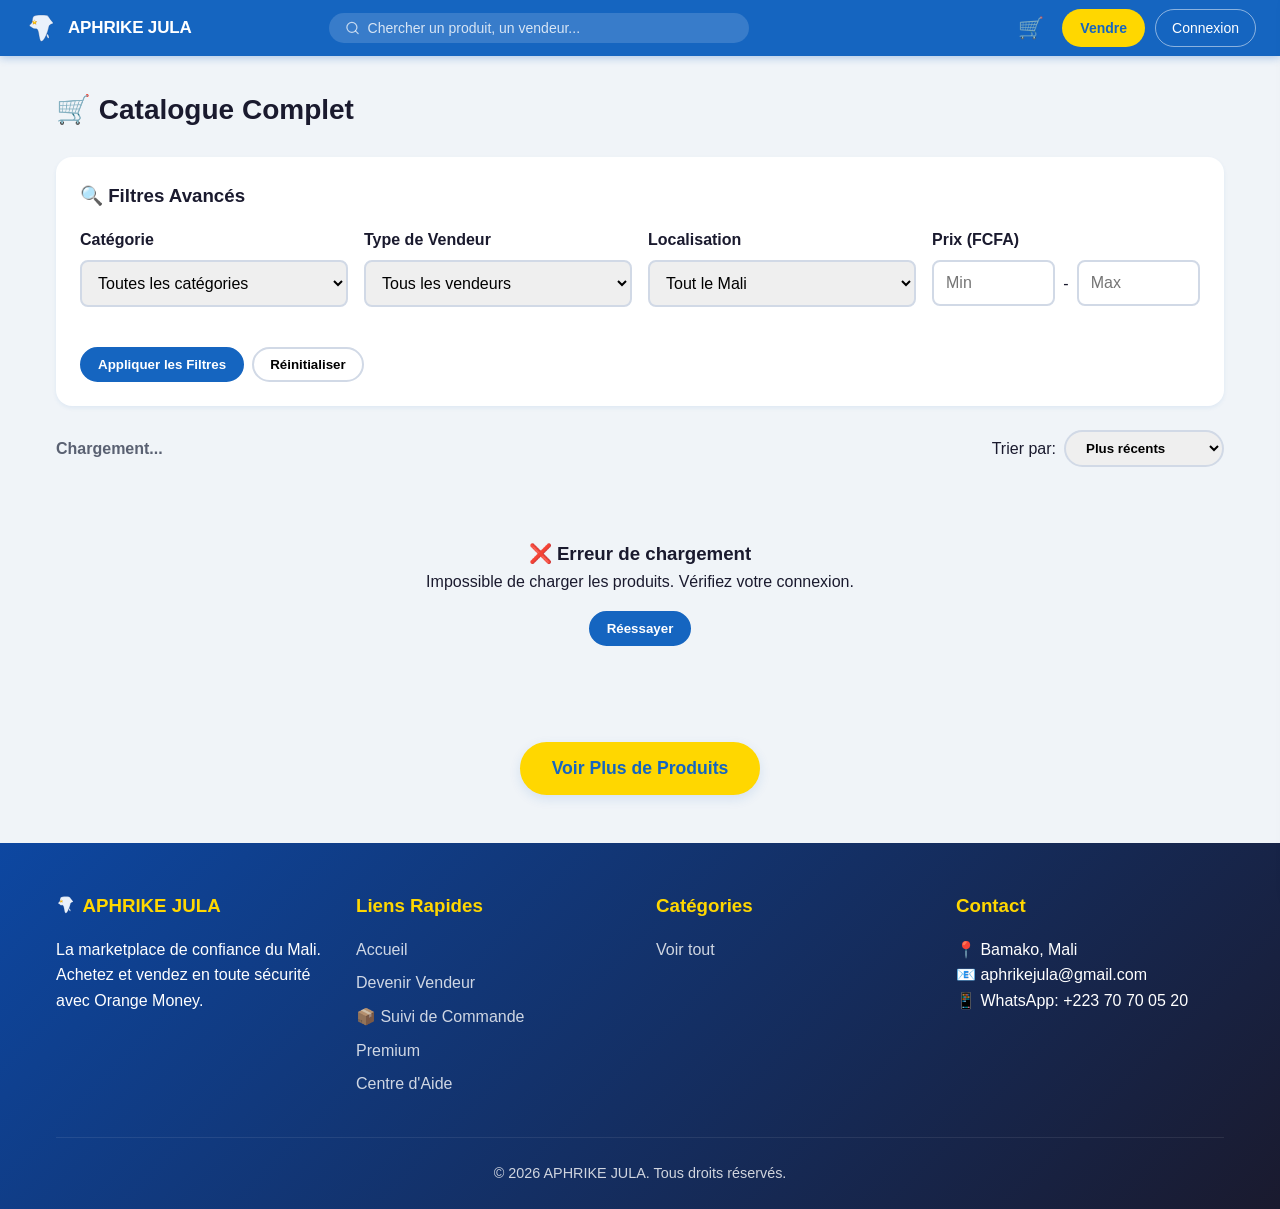
<file: static/catalogue.html>
<!DOCTYPE html>
<html lang="fr">
<head>
    <meta charset="UTF-8">
    <meta name="viewport" content="width=device-width, initial-scale=1.0">
    <title>Catalogue - APHRIKE JULA</title>
    <link rel="stylesheet" href="styles.css">
    <style>
        .advanced-filters {
            background: white;
            padding: 1.5rem;
            border-radius: var(--radius-lg);
            margin-bottom: var(--spacing-md);
            box-shadow: var(--shadow-sm);
        }
        
        .filter-group {
            margin-bottom: var(--spacing-md);
        }
        
        .filter-group label {
            display: block;
            font-weight: 600;
            margin-bottom: 0.5rem;
            color: var(--text-dark);
        }
        
        .filter-group select,
        .filter-group input {
            width: 100%;
            padding: 0.75rem;
            border: 2px solid var(--border-gray);
            border-radius: var(--radius-sm);
            font-size: 1rem;
        }
        
        .price-range {
            display: grid;
            grid-template-columns: 1fr auto 1fr;
            gap: 0.5rem;
            align-items: center;
        }
        
        .sort-bar {
            display: flex;
            justify-content: space-between;
            align-items: center;
            margin-bottom: var(--spacing-md);
            flex-wrap: wrap;
            gap: var(--spacing-sm);
        }
        
        .results-count {
            font-weight: 600;
            color: var(--text-gray);
        }
        
        .sort-select {
            padding: 0.5rem 1rem;
            border: 2px solid var(--border-gray);
            border-radius: var(--radius-full);
            font-weight: 600;
            cursor: pointer;
        }

        @media (max-width: 768px) {
            .advanced-filters { padding: 1rem; }
            .sort-bar { flex-direction: column; align-items: flex-start; gap: 0.5rem; }
            .price-range { grid-template-columns: 1fr auto 1fr; }
            .filter-group select, .filter-group input { padding: 0.6rem; font-size: 0.9rem; }
        }
    </style>
</head>
<body>
    <!-- Navigation APHRIKE JULA -->
    <nav class="aj-navbar" style="display:flex;align-items:center;gap:12px;padding:0 24px;height:56px;background:#1565C0;position:sticky;top:0;z-index:1000;box-shadow:0 2px 8px rgba(21,101,192,0.3);">
        <a href="index.html" class="aj-brand" style="display:flex;align-items:center;gap:10px;text-decoration:none;flex-shrink:0;">
            <div class="aj-logo">
                <svg viewBox="0 0 220 250" width="34" height="34" style="vertical-align:middle" xmlns="http://www.w3.org/2000/svg" aria-label="APHRIKE JULA"><path d="M 54,40 C 70,30 110,28 150,32 C 158,33 164,38 168,46 C 175,56 182,66 196,82 C 200,87 200,92 194,94 C 184,96 176,100 170,108 C 166,120 164,135 158,152 C 152,170 146,184 138,198 C 130,212 122,222 114,223 C 108,223 104,216 101,206 C 97,192 95,176 92,160 C 90,150 88,142 84,136 C 81,131 76,130 70,131 C 60,132 52,130 46,124 C 40,118 38,118 30,114 C 24,111 24,104 30,100 C 40,94 44,86 46,74 C 47,62 48,50 54,40 Z" fill="#EAF1FB" stroke="#0D3C82" stroke-width="2" stroke-linejoin="round"/><ellipse cx="160" cy="185" rx="7" ry="17" transform="rotate(-22 160 185)" fill="#EAF1FB" stroke="#0D3C82" stroke-width="1.6"/><g transform="translate(62,84)"><polygon points="0,-19 5.7,-6 19,-6 8,2.5 12.5,15.5 0,7.5 -12.5,15.5 -8,2.5 -19,-6 -5.7,-6" fill="#F2A100" stroke="#A86604" stroke-width="1.3" stroke-linejoin="round"/><polygon points="0,-11.4 3.42,-3.6 11.4,-3.6 4.8,1.5 7.5,9.3 0,4.5 -7.5,9.3 -4.8,1.5 -11.4,-3.6 -3.42,-3.6" fill="#FFD400"/><polygon points="0,-19 5.7,-6 0,-3 -5.7,-6" fill="#FFF6C8" opacity="0.9"/><polygon points="17,-20 18.2,-16.2 22,-15 18.2,-13.8 17,-10 15.8,-13.8 12,-15 15.8,-16.2" fill="#FFFFFF" opacity="0.95"/><polygon points="-14,8 -13,11 -10,12 -13,13 -14,16 -15,13 -18,12 -15,11" fill="#FFFFFF" opacity="0.9"/><polygon points="16,7 16.7,9 19,9.7 16.7,10.4 16,12.5 15.3,10.4 13,9.7 15.3,9" fill="#FFF1B0" opacity="0.9"/></g></svg>
            </div>
            <span style="font-size:17px;font-weight:600;color:#fff;letter-spacing:-0.01em;white-space:nowrap;">APHRIKE JULA</span>
        </a>

        <div style="display:flex;align-items:center;gap:8px;background:rgba(255,255,255,0.15);border-radius:100px;padding:7px 16px;flex:1;max-width:420px;margin:0 auto;">
            <svg width="16" height="16" viewBox="0 0 24 24" fill="none" stroke="rgba(255,255,255,0.7)" stroke-width="2" stroke-linecap="round" stroke-linejoin="round"><circle cx="11" cy="11" r="8"/><line x1="21" y1="21" x2="16.65" y2="16.65"/></svg>
            <input type="text" id="searchInput" placeholder="Chercher un produit, un vendeur..." autocomplete="off" style="background:transparent;border:none;outline:none;font-size:14px;color:#fff;width:100%;" onkeydown="if(event.key==='Enter') performSearch()">
        </div>

        <div style="display:flex;align-items:center;gap:10px;margin-left:auto;flex-shrink:0;">
            <a href="#" onclick="toggleCartDrawer(); return false;" style="position:relative;color:#fff;font-size:1.3rem;text-decoration:none;padding:4px 8px;cursor:pointer;" title="Panier">
                🛒<span id="cartBadge" style="position:absolute;top:-4px;right:-4px;background:#FFD700;color:#1565C0;font-size:0.65rem;font-weight:700;width:18px;height:18px;border-radius:50%;display:none;align-items:center;justify-content:center;">0</span>
            </a>
            <a href="vendre.html" style="padding:8px 18px;border-radius:100px;font-size:14px;font-weight:600;border:none;cursor:pointer;background:#FFD700;color:#1565C0;text-decoration:none;transition:background 0.2s;">Vendre</a>
            <a href="connexion.html" style="padding:7px 16px;border-radius:100px;font-size:14px;font-weight:500;cursor:pointer;background:transparent;color:#fff;border:1.5px solid rgba(255,255,255,0.5);text-decoration:none;transition:background 0.2s;">Connexion</a>
        </div>
    </nav>

    <!-- Main Content -->
    <div class="container" style="margin-top: 2rem;">
        <h1 class="section-title">🛒 Catalogue Complet</h1>
        
        <!-- Filtres Avancés -->
        <div class="advanced-filters">
            <h3 style="margin-bottom: 1rem;">🔍 Filtres Avancés</h3>
            
            <div style="display: grid; grid-template-columns: repeat(auto-fit, minmax(250px, 1fr)); gap: 1rem;">
                <div class="filter-group">
                    <label>Catégorie</label>
                    <select id="categoryFilter" onchange="applyFilters()">
                        <option value="">Toutes les catégories</option>
                        <!-- Populated dynamically from API -->
                    </select>
                </div>

                
                <div class="filter-group">
                    <label>Type de Vendeur</label>
                    <select id="vendorTypeFilter" onchange="applyFilters()">
                        <option value="">Tous les vendeurs</option>
                        <option value="premium"><svg viewBox="0 0 220 250" style="height:1.15em;width:auto;vertical-align:-0.22em;margin-right:3px" xmlns="http://www.w3.org/2000/svg" aria-label="APHRIKE JULA"><path d="M 54,40 C 70,30 110,28 150,32 C 158,33 164,38 168,46 C 175,56 182,66 196,82 C 200,87 200,92 194,94 C 184,96 176,100 170,108 C 166,120 164,135 158,152 C 152,170 146,184 138,198 C 130,212 122,222 114,223 C 108,223 104,216 101,206 C 97,192 95,176 92,160 C 90,150 88,142 84,136 C 81,131 76,130 70,131 C 60,132 52,130 46,124 C 40,118 38,118 30,114 C 24,111 24,104 30,100 C 40,94 44,86 46,74 C 47,62 48,50 54,40 Z" fill="#EAF1FB" stroke="#0D3C82" stroke-width="2" stroke-linejoin="round"/><ellipse cx="160" cy="185" rx="7" ry="17" transform="rotate(-22 160 185)" fill="#EAF1FB" stroke="#0D3C82" stroke-width="1.6"/><g transform="translate(62,84)"><polygon points="0,-19 5.7,-6 19,-6 8,2.5 12.5,15.5 0,7.5 -12.5,15.5 -8,2.5 -19,-6 -5.7,-6" fill="#F2A100" stroke="#A86604" stroke-width="1.3" stroke-linejoin="round"/><polygon points="0,-11.4 3.42,-3.6 11.4,-3.6 4.8,1.5 7.5,9.3 0,4.5 -7.5,9.3 -4.8,1.5 -11.4,-3.6 -3.42,-3.6" fill="#FFD400"/><polygon points="0,-19 5.7,-6 0,-3 -5.7,-6" fill="#FFF6C8" opacity="0.9"/><polygon points="17,-20 18.2,-16.2 22,-15 18.2,-13.8 17,-10 15.8,-13.8 12,-15 15.8,-16.2" fill="#FFFFFF" opacity="0.95"/><polygon points="-14,8 -13,11 -10,12 -13,13 -14,16 -15,13 -18,12 -15,11" fill="#FFFFFF" opacity="0.9"/><polygon points="16,7 16.7,9 19,9.7 16.7,10.4 16,12.5 15.3,10.4 13,9.7 15.3,9" fill="#FFF1B0" opacity="0.9"/></g></svg> Premium uniquement</option>
                        <option value="verified">✓ Vérifiés</option>
                        <option value="particulier">Particulier</option>
                        <option value="boutique">Boutique</option>
                        <option value="entreprise">Entreprise</option>
                        <option value="grossiste">Grossiste</option>
                    </select>
                </div>
                
                <div class="filter-group">
                    <label>Localisation</label>
                    <select id="locationFilter" onchange="applyFilters()">
                        <option value="">Tout le Mali</option>
                        <optgroup label="District">
                            <option value="bamako">Bamako</option>
                        </optgroup>
                        <optgroup label="Régions">
                            <option value="kayes">Kayes</option>
                            <option value="koulikoro">Koulikoro</option>
                            <option value="sikasso">Sikasso</option>
                            <option value="segou">Ségou</option>
                            <option value="mopti">Mopti</option>
                            <option value="tombouctou">Tombouctou</option>
                            <option value="gao">Gao</option>
                            <option value="kidal">Kidal</option>
                            <option value="menaka">Ménaka</option>
                            <option value="taoudenit">Taoudénit</option>
                        </optgroup>
                        <optgroup label="Villes Principales">
                            <option value="kati">Kati</option>
                            <option value="koutiala">Koutiala</option>
                            <option value="san">San</option>
                            <option value="niono">Niono</option>
                            <option value="markala">Markala</option>
                            <option value="bougouni">Bougouni</option>
                            <option value="kangaba">Kangaba</option>
                            <option value="djenne">Djenné</option>
                            <option value="bandiagara">Bandiagara</option>
                        </optgroup>
                    </select>
                </div>
                
                <div class="filter-group">
                    <label>Prix (FCFA)</label>
                    <div class="price-range">
                        <input type="number" id="minPrice" placeholder="Min" onchange="applyFilters()">
                        <span>-</span>
                        <input type="number" id="maxPrice" placeholder="Max" onchange="applyFilters()">
                    </div>
                </div>
            </div>
            
            <div style="margin-top: 1rem; display: flex; gap: 0.5rem;">
                <button class="filter-btn" onclick="applyFilters()" style="background: var(--primary-green); color: white; border-color: var(--primary-green);">
                    Appliquer les Filtres
                </button>
                <button class="filter-btn" onclick="resetFilters()">
                    Réinitialiser
                </button>
            </div>
        </div>
        
        <!-- Barre de Tri et Résultats -->
        <div class="sort-bar">
            <div class="results-count" id="resultsCount">
                Chargement...
            </div>
            
            <div style="display: flex; align-items: center; gap: 0.5rem;">
                <span>Trier par:</span>
                <select class="sort-select" id="sortSelect" onchange="applySort()">
                    <option value="recent">Plus récents</option>
                    <option value="price-asc">Prix croissant</option>
                    <option value="price-desc">Prix décroissant</option>
                    <option value="popular">Populaires</option>
                </select>
            </div>
        </div>
        
        <!-- Grille de Produits -->
        <div class="products-grid" id="catalogueGrid">
            <div class="loading">
                <div class="spinner"></div>
            </div>
        </div>
        
        <!-- Bouton Charger Plus -->
        <div class="load-more">
            <button class="load-more-btn" id="loadMoreBtn" onclick="loadMoreCatalogue()">
                Voir Plus de Produits
            </button>
        </div>
    </div>

    <!-- Footer -->
    <footer class="footer">
        <div class="container">
            <div class="footer-content">
                <div class="footer-section">
                    <h3><svg viewBox="0 0 220 250" style="height:1.15em;width:auto;vertical-align:-0.22em;margin-right:3px" xmlns="http://www.w3.org/2000/svg" aria-label="APHRIKE JULA"><path d="M 54,40 C 70,30 110,28 150,32 C 158,33 164,38 168,46 C 175,56 182,66 196,82 C 200,87 200,92 194,94 C 184,96 176,100 170,108 C 166,120 164,135 158,152 C 152,170 146,184 138,198 C 130,212 122,222 114,223 C 108,223 104,216 101,206 C 97,192 95,176 92,160 C 90,150 88,142 84,136 C 81,131 76,130 70,131 C 60,132 52,130 46,124 C 40,118 38,118 30,114 C 24,111 24,104 30,100 C 40,94 44,86 46,74 C 47,62 48,50 54,40 Z" fill="#EAF1FB" stroke="#0D3C82" stroke-width="2" stroke-linejoin="round"/><ellipse cx="160" cy="185" rx="7" ry="17" transform="rotate(-22 160 185)" fill="#EAF1FB" stroke="#0D3C82" stroke-width="1.6"/><g transform="translate(62,84)"><polygon points="0,-19 5.7,-6 19,-6 8,2.5 12.5,15.5 0,7.5 -12.5,15.5 -8,2.5 -19,-6 -5.7,-6" fill="#F2A100" stroke="#A86604" stroke-width="1.3" stroke-linejoin="round"/><polygon points="0,-11.4 3.42,-3.6 11.4,-3.6 4.8,1.5 7.5,9.3 0,4.5 -7.5,9.3 -4.8,1.5 -11.4,-3.6 -3.42,-3.6" fill="#FFD400"/><polygon points="0,-19 5.7,-6 0,-3 -5.7,-6" fill="#FFF6C8" opacity="0.9"/><polygon points="17,-20 18.2,-16.2 22,-15 18.2,-13.8 17,-10 15.8,-13.8 12,-15 15.8,-16.2" fill="#FFFFFF" opacity="0.95"/><polygon points="-14,8 -13,11 -10,12 -13,13 -14,16 -15,13 -18,12 -15,11" fill="#FFFFFF" opacity="0.9"/><polygon points="16,7 16.7,9 19,9.7 16.7,10.4 16,12.5 15.3,10.4 13,9.7 15.3,9" fill="#FFF1B0" opacity="0.9"/></g></svg> APHRIKE JULA</h3>
                    <p>La marketplace de confiance du Mali. Achetez et vendez en toute sécurité avec Orange Money.</p>
                </div>
                
                <div class="footer-section">
                    <h3>Liens Rapides</h3>
                    <a href="index.html">Accueil</a>
                    <a href="vendre.html">Devenir Vendeur</a>
                    <a href="suivi.html">📦 Suivi de Commande</a>
                    <a href="index.html#premiumVendors">Premium</a>
                    <a href="https://wa.me/22370700520" target="_blank">Centre d'Aide</a>
                </div>
                
                <div class="footer-section">
                    <h3>Catégories</h3>
                    <a href="catalogue.html">Voir tout</a>
                </div>

                
                <div class="footer-section">
                    <h3>Contact</h3>
                    <p>📍 Bamako, Mali</p>
                    <p>📧 aphrikejula@gmail.com</p>
                    <p>📱 WhatsApp: +223 70 70 05 20</p>
                </div>
            </div>
            
            <div class="footer-bottom">
                <p>&copy; 2026 APHRIKE JULA. Tous droits réservés.</p>
            </div>
        </div>
    </footer>

    <script src="app.js"></script>
    <script src="catalogue.js"></script>
    <script src="cart.js"></script>
</body>
</html>
</file>
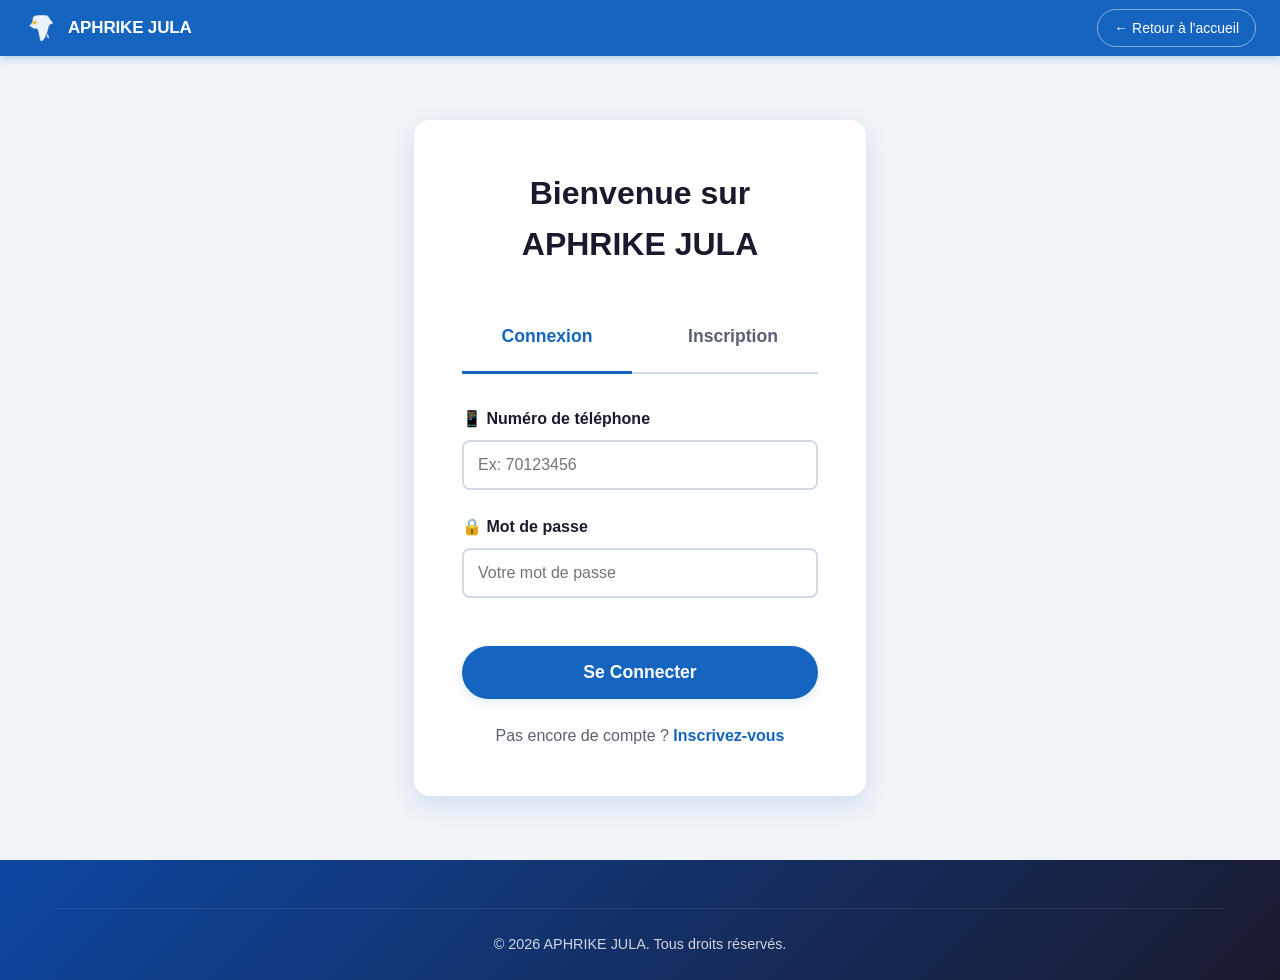
<file: static/connexion.html>
<!DOCTYPE html>
<html lang="fr">
<head>
    <meta charset="UTF-8">
    <meta name="viewport" content="width=device-width, initial-scale=1.0">
    <title>Connexion - APHRIKE JULA</title>
    <link rel="stylesheet" href="styles.css">
    <style>
        .auth-container { max-width: 500px; margin: 4rem auto; padding: 0 var(--spacing-md); }
        .auth-card { background: white; padding: var(--spacing-xl); border-radius: var(--radius-lg); box-shadow: var(--shadow-lg); }
        .auth-tabs { display: flex; gap: var(--spacing-sm); margin-bottom: var(--spacing-lg); border-bottom: 2px solid var(--border-gray); }
        .auth-tab { flex: 1; background: none; border: none; padding: var(--spacing-md); font-size: 1.1rem; font-weight: 600; color: var(--text-gray); cursor: pointer; transition: var(--transition-fast); border-bottom: 3px solid transparent; margin-bottom: -2px; }
        .auth-tab.active { color: var(--primary-green); border-bottom-color: var(--primary-green); }
        .auth-form { display: none; }
        .auth-form.active { display: block; }
        .form-group { margin-bottom: var(--spacing-md); }
        .form-group label { display: block; font-weight: 600; margin-bottom: 0.5rem; color: var(--text-dark); }
        .form-group input { width: 100%; padding: 0.875rem; border: 2px solid var(--border-gray); border-radius: var(--radius-sm); font-size: 1rem; transition: var(--transition-fast); box-sizing: border-box; }
        .form-group input:focus { outline: none; border-color: var(--primary-green); }
        .submit-btn { width: 100%; background: var(--primary-green); color: white; border: none; padding: 1rem; border-radius: var(--radius-full); font-size: 1.1rem; font-weight: 700; cursor: pointer; transition: var(--transition-fast); box-shadow: var(--shadow-md); margin-top: var(--spacing-md); }
        .submit-btn:hover { background: var(--secondary-teal); transform: translateY(-2px); }
        .submit-btn:disabled { background: var(--bg-gray); color: var(--text-gray); cursor: not-allowed; transform: none; }
        .error-message { background: #FEE; color: #C00; padding: var(--spacing-sm); border-radius: var(--radius-sm); margin-bottom: var(--spacing-md); display: none; }
        .success-message { background: #EFE; color: #080; padding: var(--spacing-sm); border-radius: var(--radius-sm); margin-bottom: var(--spacing-md); display: none; }
        .form-footer { text-align: center; margin-top: var(--spacing-md); color: var(--text-gray); }
        .form-footer a { color: var(--primary-green); text-decoration: none; font-weight: 600; }

        /* Validation code styles */
        .validation-card {
            display: none;
            background: white;
            padding: var(--spacing-xl);
            border-radius: var(--radius-lg);
            box-shadow: var(--shadow-lg);
            text-align: center;
        }
        .validation-card.active { display: block; }
        .code-box { display: flex; gap: 0.6rem; justify-content: center; margin: 1.25rem 0; }
        .code-digit { width: 48px; height: 60px; border: 3px solid #1565C0; border-radius: 10px; font-size: 1.75rem; font-weight: 700; color: #1565C0; background: #E3F2FD; display: flex; align-items: center; justify-content: center; }
        .whatsapp-btn { display: inline-flex; align-items: center; gap: 0.75rem; background: #25D366; color: white; padding: 0.9rem 1.75rem; border-radius: 100px; font-size: 1rem; font-weight: 700; text-decoration: none; margin: 1rem 0; box-shadow: 0 4px 12px rgba(37,211,102,0.3); transition: transform 0.2s; }
        .whatsapp-btn:hover { transform: translateY(-2px); }
        .timer-text { color: #E65100; font-weight: 600; font-size: 0.85rem; }
    </style>
</head>
<body>
    <nav class="aj-navbar" style="display:flex;align-items:center;gap:12px;padding:0 24px;height:56px;background:#1565C0;position:sticky;top:0;z-index:1000;box-shadow:0 2px 8px rgba(21,101,192,0.3);">
        <a href="index.html" class="aj-brand" style="display:flex;align-items:center;gap:10px;text-decoration:none;flex-shrink:0;">
            <div class="aj-logo">
                <svg viewBox="0 0 220 250" width="34" height="34" style="vertical-align:middle" xmlns="http://www.w3.org/2000/svg" aria-label="APHRIKE JULA"><path d="M 54,40 C 70,30 110,28 150,32 C 158,33 164,38 168,46 C 175,56 182,66 196,82 C 200,87 200,92 194,94 C 184,96 176,100 170,108 C 166,120 164,135 158,152 C 152,170 146,184 138,198 C 130,212 122,222 114,223 C 108,223 104,216 101,206 C 97,192 95,176 92,160 C 90,150 88,142 84,136 C 81,131 76,130 70,131 C 60,132 52,130 46,124 C 40,118 38,118 30,114 C 24,111 24,104 30,100 C 40,94 44,86 46,74 C 47,62 48,50 54,40 Z" fill="#EAF1FB" stroke="#0D3C82" stroke-width="2" stroke-linejoin="round"/><ellipse cx="160" cy="185" rx="7" ry="17" transform="rotate(-22 160 185)" fill="#EAF1FB" stroke="#0D3C82" stroke-width="1.6"/><g transform="translate(62,84)"><polygon points="0,-19 5.7,-6 19,-6 8,2.5 12.5,15.5 0,7.5 -12.5,15.5 -8,2.5 -19,-6 -5.7,-6" fill="#F2A100" stroke="#A86604" stroke-width="1.3" stroke-linejoin="round"/><polygon points="0,-11.4 3.42,-3.6 11.4,-3.6 4.8,1.5 7.5,9.3 0,4.5 -7.5,9.3 -4.8,1.5 -11.4,-3.6 -3.42,-3.6" fill="#FFD400"/><polygon points="0,-19 5.7,-6 0,-3 -5.7,-6" fill="#FFF6C8" opacity="0.9"/><polygon points="17,-20 18.2,-16.2 22,-15 18.2,-13.8 17,-10 15.8,-13.8 12,-15 15.8,-16.2" fill="#FFFFFF" opacity="0.95"/><polygon points="-14,8 -13,11 -10,12 -13,13 -14,16 -15,13 -18,12 -15,11" fill="#FFFFFF" opacity="0.9"/><polygon points="16,7 16.7,9 19,9.7 16.7,10.4 16,12.5 15.3,10.4 13,9.7 15.3,9" fill="#FFF1B0" opacity="0.9"/></g></svg>
            </div>
            <span style="font-size:17px;font-weight:600;color:#fff;letter-spacing:-0.01em;white-space:nowrap;">APHRIKE JULA</span>
        </a>
        <div style="display:flex;align-items:center;gap:10px;margin-left:auto;flex-shrink:0;">
            <a href="index.html" style="padding:7px 16px;border-radius:100px;font-size:14px;font-weight:500;cursor:pointer;background:transparent;color:#fff;border:1.5px solid rgba(255,255,255,0.5);text-decoration:none;">← Retour à l'accueil</a>
        </div>
    </nav>

    <div class="auth-container">

        <!-- Carte connexion/inscription -->
        <div id="authCard" class="auth-card">
            <h1 style="text-align:center;margin-bottom:var(--spacing-lg);color:var(--text-dark);">
                Bienvenue sur APHRIKE JULA
            </h1>
            <div class="auth-tabs">
                <button class="auth-tab active" onclick="switchAuthTab('login')">Connexion</button>
                <button class="auth-tab" onclick="switchAuthTab('register')">Inscription</button>
            </div>
            <div id="errorMessage" class="error-message"></div>
            <div id="successMessage" class="success-message"></div>

            <!-- Connexion -->
            <form id="loginForm" class="auth-form active" onsubmit="handleLogin(event)">
                <div class="form-group">
                    <label>📱 Numéro de téléphone</label>
                    <input type="tel" id="loginTelephone" placeholder="Ex: 70123456" required pattern="[0-9]{8}">
                </div>
                <div class="form-group">
                    <label>🔒 Mot de passe</label>
                    <input type="password" id="loginPassword" placeholder="Votre mot de passe" required minlength="6">
                </div>
                <button type="submit" class="submit-btn" id="loginBtn">Se Connecter</button>
                <div class="form-footer">
                    <p>Pas encore de compte ? <a href="#" onclick="switchAuthTab('register'); return false;">Inscrivez-vous</a></p>
                </div>
            </form>

            <!-- Inscription acheteur -->
            <form id="registerForm" class="auth-form" onsubmit="handleRegister(event)">
                <div style="background:#E3F2FD;border-radius:8px;padding:0.75rem;margin-bottom:1rem;text-align:center;">
                    <span style="color:#1565C0;font-weight:600;">🔐 Votre compte sera validé par code WhatsApp</span>
                </div>
                <div class="form-group" style="display:grid;grid-template-columns:1fr 1fr;gap:1rem;">
                    <div><label>👤 Nom</label><input type="text" id="registerNom" placeholder="Ex: Koné" required></div>
                    <div><label>👤 Prénom</label><input type="text" id="registerPrenom" placeholder="Ex: Ibrahim" required></div>
                </div>
                <div class="form-group">
                    <label>📱 Téléphone WhatsApp</label>
                    <input type="tel" id="registerTelephone" placeholder="Ex: 70123456" required pattern="[0-9]{8}">
                </div>
                <div class="form-group">
                    <label>📧 Email (optionnel)</label>
                    <input type="email" id="registerEmail" placeholder="Ex: ibrahim@example.com">
                </div>
                <div class="form-group">
                    <label>🔒 Mot de passe</label>
                    <input type="password" id="registerPassword" placeholder="Min. 6 caractères" required minlength="6">
                </div>
                <div class="form-group">
                    <label>🔒 Confirmer le mot de passe</label>
                    <input type="password" id="registerPasswordConfirm" placeholder="Répétez le mot de passe" required minlength="6">
                </div>
                <button type="submit" class="submit-btn" id="registerBtn">🔐 Créer mon compte</button>
                <div class="form-footer">
                    <p>Déjà un compte ? <a href="#" onclick="switchAuthTab('login'); return false;">Connectez-vous</a></p>
                </div>
            </form>
        </div>

        <!-- Carte validation code acheteur -->
        <div id="validationCard" class="validation-card">
            <div style="font-size:3rem;margin-bottom:1rem;">🔐</div>
            <h2 style="color:#1565C0;margin-bottom:0.5rem;">Validez votre compte</h2>
            <p style="color:#666;margin-bottom:1.5rem;">Votre compte a été créé ! Envoyez ce code sur WhatsApp pour l'activer.</p>

            <!-- Code affiché -->
            <div style="background:#E3F2FD;border-radius:12px;padding:1.5rem;margin-bottom:1.5rem;">
                <p style="font-weight:600;color:#1565C0;margin-bottom:0.75rem;">Votre code de validation :</p>
                <div class="code-box" id="codeDisplay"></div>
                <p style="font-size:0.85rem;color:#666;margin-top:0.75rem;">Valable 30 minutes · <span id="timerDisplay" class="timer-text"></span></p>
            </div>

            <!-- Étapes -->
            <div style="background:#f8f9fa;border-radius:10px;padding:1.25rem;margin-bottom:1.5rem;text-align:left;">
                <p style="font-weight:700;margin-bottom:0.75rem;">📋 Comment valider ?</p>
                <p style="margin-bottom:0.5rem;">1️⃣ Cliquez sur le bouton WhatsApp ci-dessous</p>
                <p style="margin-bottom:0.5rem;">2️⃣ Le message avec votre code sera pré-rempli</p>
                <p style="margin-bottom:0.5rem;">3️⃣ Envoyez-le à notre équipe APHRIKE JULA</p>
                <p>4️⃣ Votre compte sera activé dans les plus brefs délais</p>
            </div>

            <!-- Bouton WhatsApp -->
            <a id="whatsappValidationBtn" href="#" target="_blank" class="whatsapp-btn">
                <svg width="22" height="22" viewBox="0 0 24 24" fill="white"><path d="M17.472 14.382c-.297-.149-1.758-.867-2.03-.967-.273-.099-.471-.148-.67.15-.197.297-.767.966-.94 1.164-.173.199-.347.223-.644.075-.297-.15-1.255-.463-2.39-1.475-.883-.788-1.48-1.761-1.653-2.059-.173-.297-.018-.458.13-.606.134-.133.298-.347.446-.52.149-.174.198-.298.298-.497.099-.198.05-.371-.025-.52-.075-.149-.669-1.612-.916-2.207-.242-.579-.487-.5-.669-.51-.173-.008-.371-.01-.57-.01-.198 0-.52.074-.792.372-.272.297-1.04 1.016-1.04 2.479 0 1.462 1.065 2.875 1.213 3.074.149.198 2.096 3.2 5.077 4.487.709.306 1.262.489 1.694.625.712.227 1.36.195 1.871.118.571-.085 1.758-.719 2.006-1.413.248-.694.248-1.289.173-1.413-.074-.124-.272-.198-.57-.347m-5.421 7.403h-.004a9.87 9.87 0 01-5.031-1.378l-.361-.214-3.741.982.998-3.648-.235-.374a9.86 9.86 0 01-1.51-5.26c.001-5.45 4.436-9.884 9.888-9.884 2.64 0 5.122 1.03 6.988 2.898a9.825 9.825 0 012.893 6.994c-.003 5.45-4.437 9.884-9.885 9.884m8.413-18.297A11.815 11.815 0 0012.05 0C5.495 0 .16 5.335.157 11.892c0 2.096.547 4.142 1.588 5.945L.057 24l6.305-1.654a11.882 11.882 0 005.683 1.448h.005c6.554 0 11.89-5.335 11.893-11.893a11.821 11.821 0 00-3.48-8.413z"/></svg>
                Envoyer le code sur WhatsApp
            </a>

            <p style="color:#666;font-size:0.85rem;margin-top:0.75rem;">
                Problème ? Contactez-nous : 
                <a href="mailto:support@aphrikejula.com" style="color:#1565C0;">support@aphrikejula.com</a>
            </p>

            <div style="margin-top:1.5rem;padding-top:1.5rem;border-top:1px solid #eee;">
                <p style="font-weight:600;margin-bottom:0.5rem;">Déjà validé par notre équipe ?</p>
                <a href="connexion.html" style="display:inline-block;padding:10px 24px;background:#1565C0;color:white;border-radius:8px;text-decoration:none;font-weight:600;">Se connecter →</a>
            </div>
        </div>

    </div>

    <footer class="footer">
        <div class="container">
            <div class="footer-bottom">
                <p>&copy; 2026 APHRIKE JULA. Tous droits réservés.</p>
            </div>
        </div>
    </footer>

    <script>
        const API_BASE_URL = 'https://web-production-8f94.up.railway.app';
        const APHRIKE_WHATSAPP = '22370700520';
        let timerInterval = null;

        function switchAuthTab(tab) {
            document.querySelectorAll('.auth-tab').forEach(btn => {
                btn.classList.remove('active');
                if (tab === 'login' && btn.textContent.includes('Connexion')) btn.classList.add('active');
                if (tab === 'register' && btn.textContent.includes('Inscription')) btn.classList.add('active');
            });
            document.querySelectorAll('.auth-form').forEach(form => form.classList.remove('active'));
            document.getElementById(tab === 'login' ? 'loginForm' : 'registerForm').classList.add('active');
            hideMessages();
        }

        function showError(message) {
            const errorDiv = document.getElementById('errorMessage');
            if (Array.isArray(message)) errorDiv.textContent = message.map(e => e.msg).join(', ');
            else if (typeof message === 'object') errorDiv.textContent = message.detail || JSON.stringify(message);
            else errorDiv.textContent = message;
            errorDiv.style.display = 'block';
            document.getElementById('successMessage').style.display = 'none';
        }

        function showSuccess(message) {
            document.getElementById('successMessage').textContent = message;
            document.getElementById('successMessage').style.display = 'block';
            document.getElementById('errorMessage').style.display = 'none';
        }

        function hideMessages() {
            document.getElementById('errorMessage').style.display = 'none';
            document.getElementById('successMessage').style.display = 'none';
        }

        function generateCode() {
            return Math.floor(100000 + Math.random() * 900000).toString();
        }

        function displayCode(code) {
            const container = document.getElementById('codeDisplay');
            container.innerHTML = code.split('').map(digit =>
                `<div class="code-digit">${digit}</div>`
            ).join('');
        }

        function startTimer(minutes) {
            if (timerInterval) clearInterval(timerInterval);
            let seconds = minutes * 60;
            const display = document.getElementById('timerDisplay');
            timerInterval = setInterval(() => {
                const m = Math.floor(seconds / 60);
                const s = seconds % 60;
                display.textContent = `⏱️ Expire dans ${m}:${s.toString().padStart(2,'0')}`;
                if (seconds <= 0) {
                    clearInterval(timerInterval);
                    display.textContent = '❌ Code expiré';
                }
                seconds--;
            }, 1000);
        }

        function showValidation(nom, prenom, telephone, code) {
            // Cacher la carte auth
            document.getElementById('authCard').style.display = 'none';
            // Afficher la carte validation
            document.getElementById('validationCard').classList.add('active');

            // Afficher le code
            displayCode(code);

            // Timer 30 min
            startTimer(30);

            // Préparer le message WhatsApp
            const message = encodeURIComponent(
                `🔐 VALIDATION COMPTE ACHETEUR - APHRIKE JULA\n\n` +
                `Nom : ${nom} ${prenom}\n` +
                `Téléphone : ${telephone}\n` +
                `Code de validation : ${code}\n\n` +
                `Merci de valider mon compte.`
            );
            document.getElementById('whatsappValidationBtn').href = `https://wa.me/${APHRIKE_WHATSAPP}?text=${message}`;

            // Scroll vers le haut
            window.scrollTo({top: 0, behavior: 'smooth'});
        }

        // Connexion
        async function handleLogin(event) {
            event.preventDefault();
            hideMessages();
            const btn = document.getElementById('loginBtn');
            btn.disabled = true;
            btn.textContent = 'Connexion...';

            try {
                const response = await fetch(`${API_BASE_URL}/api/auth/login`, {
                    method: 'POST',
                    headers: { 'Content-Type': 'application/json' },
                    body: JSON.stringify({
                        telephone: document.getElementById('loginTelephone').value,
                        mot_de_passe: document.getElementById('loginPassword').value
                    })
                });
                const data = await response.json();
                if (response.ok) {
                    localStorage.setItem('token', data.access_token);
                    localStorage.setItem('user', JSON.stringify(data.user));
                    showSuccess('Connexion réussie ! Redirection...');
                    setTimeout(() => {
                        window.location.href = data.user.role === 'vendeur' ? '/dashboard' : 'index.html';
                    }, 1500);
                } else {
                    showError(data.detail || 'Identifiants incorrects');
                }
            } catch (e) {
                showError('Erreur de connexion. Vérifiez votre connexion internet.');
            } finally {
                btn.disabled = false;
                btn.textContent = 'Se Connecter';
            }
        }

        // Inscription acheteur
        async function handleRegister(event) {
            event.preventDefault();
            hideMessages();

            const password = document.getElementById('registerPassword').value;
            const passwordConfirm = document.getElementById('registerPasswordConfirm').value;
            if (password !== passwordConfirm) { showError('Les mots de passe ne correspondent pas'); return; }

            const btn = document.getElementById('registerBtn');
            btn.disabled = true;
            btn.textContent = 'Inscription...';

            const nom = document.getElementById('registerNom').value;
            const prenom = document.getElementById('registerPrenom').value;
            const telephone = document.getElementById('registerTelephone').value;

            try {
                const response = await fetch(`${API_BASE_URL}/api/auth/register`, {
                    method: 'POST',
                    headers: { 'Content-Type': 'application/json' },
                    body: JSON.stringify({
                        nom, prenom, telephone,
                        email: document.getElementById('registerEmail').value || null,
                        mot_de_passe: password,
                        role: 'client'
                    })
                });
                const data = await response.json();
                if (response.ok) {
                    localStorage.setItem('token', data.access_token);
                    localStorage.setItem('user', JSON.stringify(data.user));

                    // Générer et afficher le code
                    const code = generateCode();
                    showValidation(nom, prenom, telephone, code);

                } else {
                    showError(data.detail || "Erreur lors de l'inscription");
                }
            } catch (e) {
                showError("Erreur de connexion au serveur.");
            } finally {
                btn.disabled = false;
                btn.textContent = '🔐 Créer mon compte';
            }
        }
    </script>
</body>
</html>
</file>
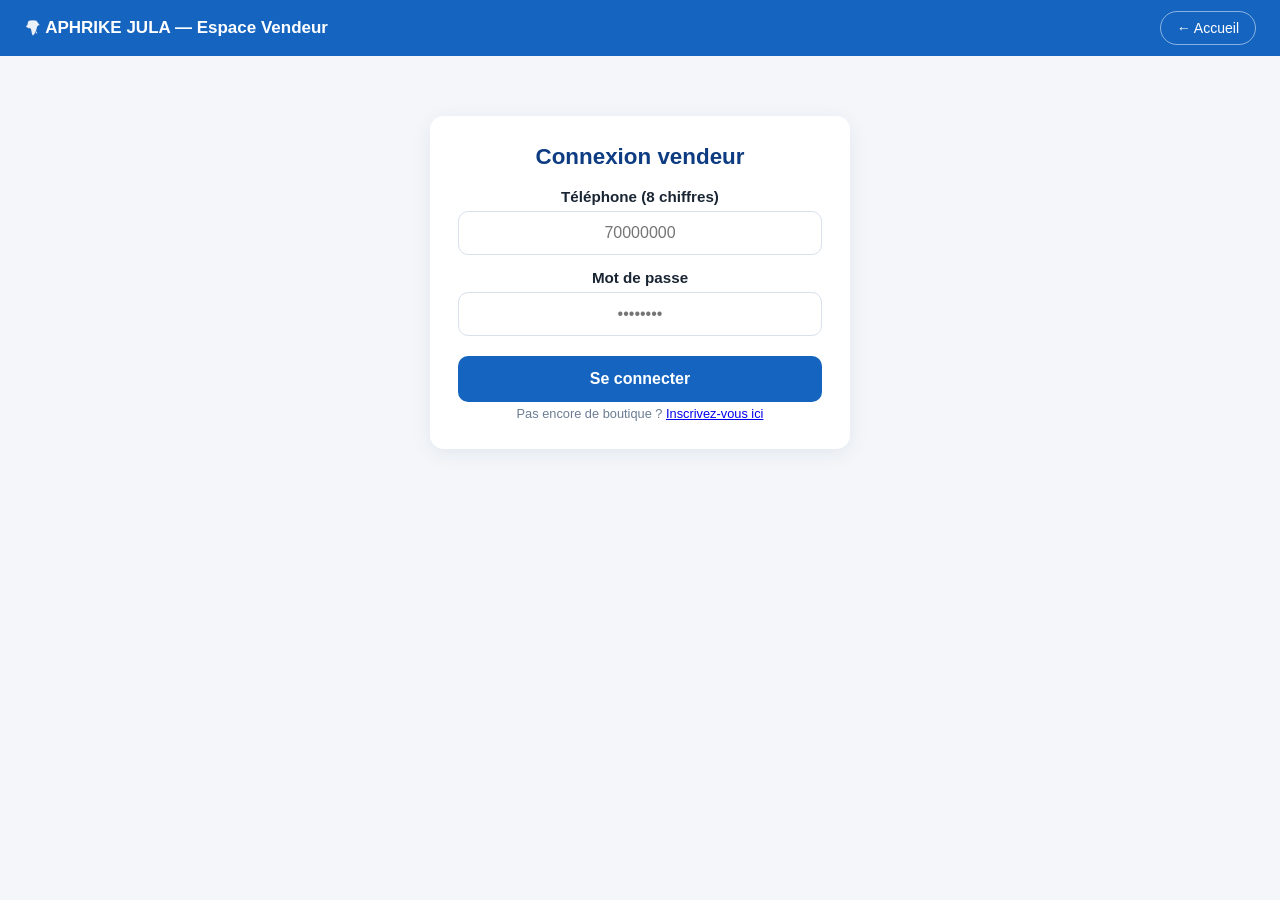
<file: static/espace-vendeur.html>
<!DOCTYPE html>
<html lang="fr">
<head>
<meta charset="UTF-8">
<meta name="viewport" content="width=device-width, initial-scale=1.0">
<title>Espace Vendeur - APHRIKE JULA</title>
<style>
*{margin:0;padding:0;box-sizing:border-box}
body{font-family:-apple-system,BlinkMacSystemFont,'Segoe UI',Roboto,sans-serif;background:#F4F6F9;color:#1A2533;min-height:100vh}
.navbar{display:flex;align-items:center;gap:12px;padding:0 24px;height:56px;background:#1565C0;position:sticky;top:0;z-index:1000}
.navbar .brand{font-size:17px;font-weight:600;color:#fff;display:flex;align-items:center}
.navbar .right{margin-left:auto;display:flex;gap:10px;align-items:center}
.navbar a,.navbar button{color:#fff;text-decoration:none;padding:8px 16px;border:1.5px solid rgba(255,255,255,.5);border-radius:100px;background:transparent;cursor:pointer;font-size:14px}
.logo-svg{height:1.15em;width:auto;vertical-align:-0.22em;margin-right:4px}
.container{max-width:900px;margin:0 auto;padding:24px 16px}
.card{background:#fff;border-radius:14px;box-shadow:0 4px 20px rgba(13,60,130,.08);padding:28px;margin-bottom:24px}
h1,h2{color:#0D3C82}
h2{font-size:1.4rem;margin-bottom:18px}
label{display:block;font-weight:600;margin:14px 0 6px;font-size:.95rem}
input,select,textarea{width:100%;padding:12px 14px;border:1.5px solid #D8E1EC;border-radius:10px;font-size:1rem;font-family:inherit;background:#fff}
input:focus,select:focus,textarea:focus{outline:none;border-color:#1565C0}
textarea{min-height:90px;resize:vertical}
.row{display:flex;gap:14px;flex-wrap:wrap}
.row>div{flex:1;min-width:140px}
.check{display:flex;align-items:center;gap:10px;margin-top:14px}
.check input{width:auto}
.btn{background:#1565C0;color:#fff;border:none;padding:14px 24px;border-radius:10px;font-size:1rem;font-weight:600;cursor:pointer;transition:.2s;width:100%;margin-top:20px}
.btn:hover{background:#0D3C82}
.btn:disabled{opacity:.6;cursor:not-allowed}
.btn-gold{background:#FFC107;color:#0D3C82}
.btn-gold:hover{background:#E0A800}
.alert{padding:14px 16px;border-radius:10px;margin-bottom:16px;font-weight:500;display:none}
.alert.show{display:block}
.alert-ok{background:#D4EDDA;color:#155724}
.alert-err{background:#F8D7DA;color:#721C24}
.hidden{display:none}
.login-wrap{max-width:420px;margin:60px auto}
.login-wrap .card{text-align:center}
.login-wrap input{text-align:center}
.prod-grid{display:grid;grid-template-columns:repeat(auto-fill,minmax(160px,1fr));gap:16px;margin-top:16px}
.prod{border:1px solid #E2E8F0;border-radius:12px;overflow:hidden;background:#fff}
.prod img{width:100%;height:130px;object-fit:cover;display:block}
.prod .p{padding:10px}
.prod .pn{font-weight:600;font-size:.9rem;margin-bottom:4px}
.prod .pp{color:#1565C0;font-weight:700}
.muted{color:#6B7C93;text-align:center;padding:30px}
.hint{font-size:.8rem;color:#6B7C93;margin-top:4px}
#previews{display:flex;gap:8px;flex-wrap:wrap;margin-top:10px}
#previews img{width:64px;height:64px;object-fit:cover;border-radius:8px;border:2px solid #D8E1EC}
</style>
</head>
<body>

<nav class="navbar">
  <span class="brand">
    <svg viewBox="0 0 220 250" class="logo-svg" xmlns="http://www.w3.org/2000/svg" aria-label="APHRIKE JULA"><path d="M 54,40 C 70,30 110,28 150,32 C 158,33 164,38 168,46 C 175,56 182,66 196,82 C 200,87 200,92 194,94 C 184,96 176,100 170,108 C 166,120 164,135 158,152 C 152,170 146,184 138,198 C 130,212 122,222 114,223 C 108,223 104,216 101,206 C 97,192 95,176 92,160 C 90,150 88,142 84,136 C 81,131 76,130 70,131 C 60,132 52,130 46,124 C 40,118 38,118 30,114 C 24,111 24,104 30,100 C 40,94 44,86 46,74 C 47,62 48,50 54,40 Z" fill="#EAF1FB" stroke="#0D3C82" stroke-width="2" stroke-linejoin="round"/><ellipse cx="160" cy="185" rx="7" ry="17" transform="rotate(-22 160 185)" fill="#EAF1FB" stroke="#0D3C82" stroke-width="1.6"/></svg>
    APHRIKE JULA — Espace Vendeur
  </span>
  <div class="right">
    <a href="index.html">← Accueil</a>
    <button id="logoutBtn" class="hidden" onclick="logout()">Déconnexion</button>
  </div>
</nav>

<!-- ÉCRAN CONNEXION -->
<div id="loginScreen" class="login-wrap">
  <div class="card">
    <h2>Connexion vendeur</h2>
    <div id="loginAlert" class="alert"></div>
    <label>Téléphone (8 chiffres)</label>
    <input id="loginTel" type="tel" placeholder="70000000" maxlength="8">
    <label>Mot de passe</label>
    <input id="loginPwd" type="password" placeholder="••••••••">
    <button class="btn" id="loginBtn" onclick="login()">Se connecter</button>
    <p class="hint">Pas encore de boutique ? <a href="vendre.html">Inscrivez-vous ici</a></p>
  </div>
</div>

<!-- ÉCRAN VENDEUR -->
<div id="vendorScreen" class="container hidden">

  <div class="card">
    <h2>➕ Ajouter un produit</h2>
    <div id="addAlert" class="alert"></div>

    <label>Nom du produit *</label>
    <input id="f_nom" type="text" placeholder="Ex : Robe wax grand teint">

    <label>Description *</label>
    <textarea id="f_desc" placeholder="Décrivez votre produit..."></textarea>

    <div class="row">
      <div>
        <label>Prix (FCFA) *</label>
        <input id="f_prix" type="number" min="0" placeholder="15000">
      </div>
      <div>
        <label>Stock *</label>
        <input id="f_stock" type="number" min="0" value="1">
      </div>
    </div>

    <label>Catégorie *</label>
    <select id="f_cat">
      <option value="">— Choisir —</option>
      <option>Agriculture</option><option>Alimentation</option><option>Beauté</option>
      <option>Bâtiment</option><option>Enfants</option><option>Informatique</option>
      <option>Livres</option><option>Maison</option><option>Meubles</option>
      <option>Mode Femme</option><option>Mode Homme</option><option>Moto &amp; Pièces</option>
      <option>Plomberie</option><option>Quincaillerie</option><option>Santé</option>
      <option>Sport</option><option>Téléphonie</option><option>Véhicules</option>
    </select>

    <label>Photos du produit *</label>
    <input id="f_imgs" type="file" accept="image/*" multiple onchange="previewImgs()">
    <p class="hint">1 à 5 photos. La 1re sera la photo principale.</p>
    <div id="previews"></div>

    <div class="check">
      <input id="f_premium" type="checkbox">
      <label for="f_premium" style="margin:0">⭐ Mettre en avant (Premium)</label>
    </div>

    <button class="btn btn-gold" id="addBtn" onclick="addProduct()">Publier le produit</button>
  </div>

  <div class="card">
    <h2>📦 Mes produits</h2>
    <div id="mesProduits"><p class="muted">Chargement...</p></div>
  </div>

</div>

<script>
const API = 'https://web-production-8f94.up.railway.app';
let TOKEN = localStorage.getItem('aj_token') || null;
let VENDEUR_ID = localStorage.getItem('aj_vendeur_id') || null;

document.addEventListener('DOMContentLoaded', () => {
  if (TOKEN) showVendor(); else showLogin();
});

function showLogin(){ document.getElementById('loginScreen').classList.remove('hidden');
  document.getElementById('vendorScreen').classList.add('hidden');
  document.getElementById('logoutBtn').classList.add('hidden'); }

function showVendor(){ document.getElementById('loginScreen').classList.add('hidden');
  document.getElementById('vendorScreen').classList.remove('hidden');
  document.getElementById('logoutBtn').classList.remove('hidden');
  loadMesProduits(); }

function alertBox(id,type,msg){ const a=document.getElementById(id);
  a.className='alert show '+(type==='ok'?'alert-ok':'alert-err'); a.textContent=msg;
  if(type==='ok') setTimeout(()=>a.classList.remove('show'),5000); }

function logout(){ localStorage.removeItem('aj_token'); localStorage.removeItem('aj_vendeur_id');
  TOKEN=null; VENDEUR_ID=null; showLogin(); }

async function login(){
  const tel=document.getElementById('loginTel').value.trim();
  const pwd=document.getElementById('loginPwd').value;
  if(!tel||!pwd){ alertBox('loginAlert','err','Renseignez téléphone et mot de passe.'); return; }
  const btn=document.getElementById('loginBtn'); btn.disabled=true; btn.textContent='Connexion...';
  try{
    const r=await fetch(API+'/api/auth/login',{ method:'POST',
      headers:{'Content-Type':'application/json'},
      body:JSON.stringify({telephone:tel, mot_de_passe:pwd}) });
    const data=await r.json();
    if(!r.ok) throw new Error(data.detail || 'Identifiants incorrects');
    TOKEN = data.access_token || data.token || data.jwt;
    if(!TOKEN) throw new Error('Token manquant dans la réponse du serveur');
    localStorage.setItem('aj_token',TOKEN);
    // récupère le vrai id vendeur via /api/auth/me
      try{
        const me = await fetch(API+'/api/auth/me',{ headers:{'Authorization':'Bearer '+TOKEN} });
        const meData = await me.json();
        if(meData.vendeur_id){ VENDEUR_ID = meData.vendeur_id; localStorage.setItem('aj_vendeur_id',VENDEUR_ID); }
      }catch(e){ console.warn('me failed', e); }
    showVendor();
  }catch(e){ alertBox('loginAlert','err','❌ '+e.message); }
  finally{ btn.disabled=false; btn.textContent='Se connecter'; }
}

function fileToDataURL(file){ return new Promise((res,rej)=>{
  const fr=new FileReader(); fr.onload=()=>res(fr.result); fr.onerror=rej; fr.readAsDataURL(file); }); }

async function previewImgs(){
  const files=[...document.getElementById('f_imgs').files].slice(0,5);
  const box=document.getElementById('previews'); box.innerHTML='';
  for(const f of files){ const url=await fileToDataURL(f); const img=document.createElement('img'); img.src=url; box.appendChild(img); }
}

async function addProduct(){
  const nom=document.getElementById('f_nom').value.trim();
  const desc=document.getElementById('f_desc').value.trim();
  const prix=parseInt(document.getElementById('f_prix').value);
  const stock=parseInt(document.getElementById('f_stock').value);
  const cat=document.getElementById('f_cat').value;
  const premium=document.getElementById('f_premium').checked;
  const files=[...document.getElementById('f_imgs').files].slice(0,5);

  if(!nom||!desc||!cat||isNaN(prix)||isNaN(stock)){ alertBox('addAlert','err','Remplissez tous les champs obligatoires (*).'); return; }
  if(files.length===0){ alertBox('addAlert','err','Ajoutez au moins une photo.'); return; }

  const btn=document.getElementById('addBtn'); btn.disabled=true; btn.textContent='Publication en cours...';
  try{
    const images=[]; for(const f of files){ images.push(await fileToDataURL(f)); }
    const r=await fetch(API+'/api/produits',{ method:'POST',
      headers:{'Content-Type':'application/json','Authorization':'Bearer '+TOKEN},
      body:JSON.stringify({ nom, description:desc, prix, categorie:cat, stock,
        est_premium:premium, images, methodes_livraison:[], pays:'Mali' }) });
    const data=await r.json();
    if(r.status===401){ alertBox('addAlert','err','Session expirée, reconnectez-vous.'); logout(); return; }
    if(!r.ok) throw new Error(data.detail || 'Erreur lors de la publication');
    alertBox('addAlert','ok','✅ Produit publié avec succès !');
    document.getElementById('f_nom').value=''; document.getElementById('f_desc').value='';
    document.getElementById('f_prix').value=''; document.getElementById('f_stock').value='1';
    document.getElementById('f_cat').value=''; document.getElementById('f_premium').checked=false;
    document.getElementById('f_imgs').value=''; document.getElementById('previews').innerHTML='';
    loadMesProduits();
  }catch(e){ alertBox('addAlert','err','❌ '+e.message); }
  finally{ btn.disabled=false; btn.textContent='Publier le produit'; }
}

async function loadMesProduits(){
  const box=document.getElementById('mesProduits');
  if(!VENDEUR_ID){ box.innerHTML='<p class="muted">Vos produits s\'afficheront ici après publication.</p>'; return; }
  try{
    const r=await fetch(API+'/api/vendeurs/'+VENDEUR_ID+'/produits');
    const result=await r.json(); const produits=result.produits||result||[];
    if(!produits.length){ box.innerHTML='<p class="muted">Aucun produit pour l\'instant.</p>'; return; }
    box.innerHTML='<div class="prod-grid">'+produits.map(p=>{
      const img=(p.images||[]).filter(i=>i&&i.trim())[0]||'https://via.placeholder.com/300?text=Produit';
      const prix=new Intl.NumberFormat('fr-FR').format(p.prix);
      return `<div class="prod"><img src="${img}" onerror="this.src='https://via.placeholder.com/300?text=Image'">
        <div class="p"><div class="pn">${p.nom||'Produit'}</div><div class="pp">${prix} FCFA</div></div></div>`;
    }).join('')+'</div>';
  }catch(e){ box.innerHTML='<p class="muted">Vos produits s\'afficheront ici après publication.</p>'; }
}
</script>
</body>
</html>
</file>
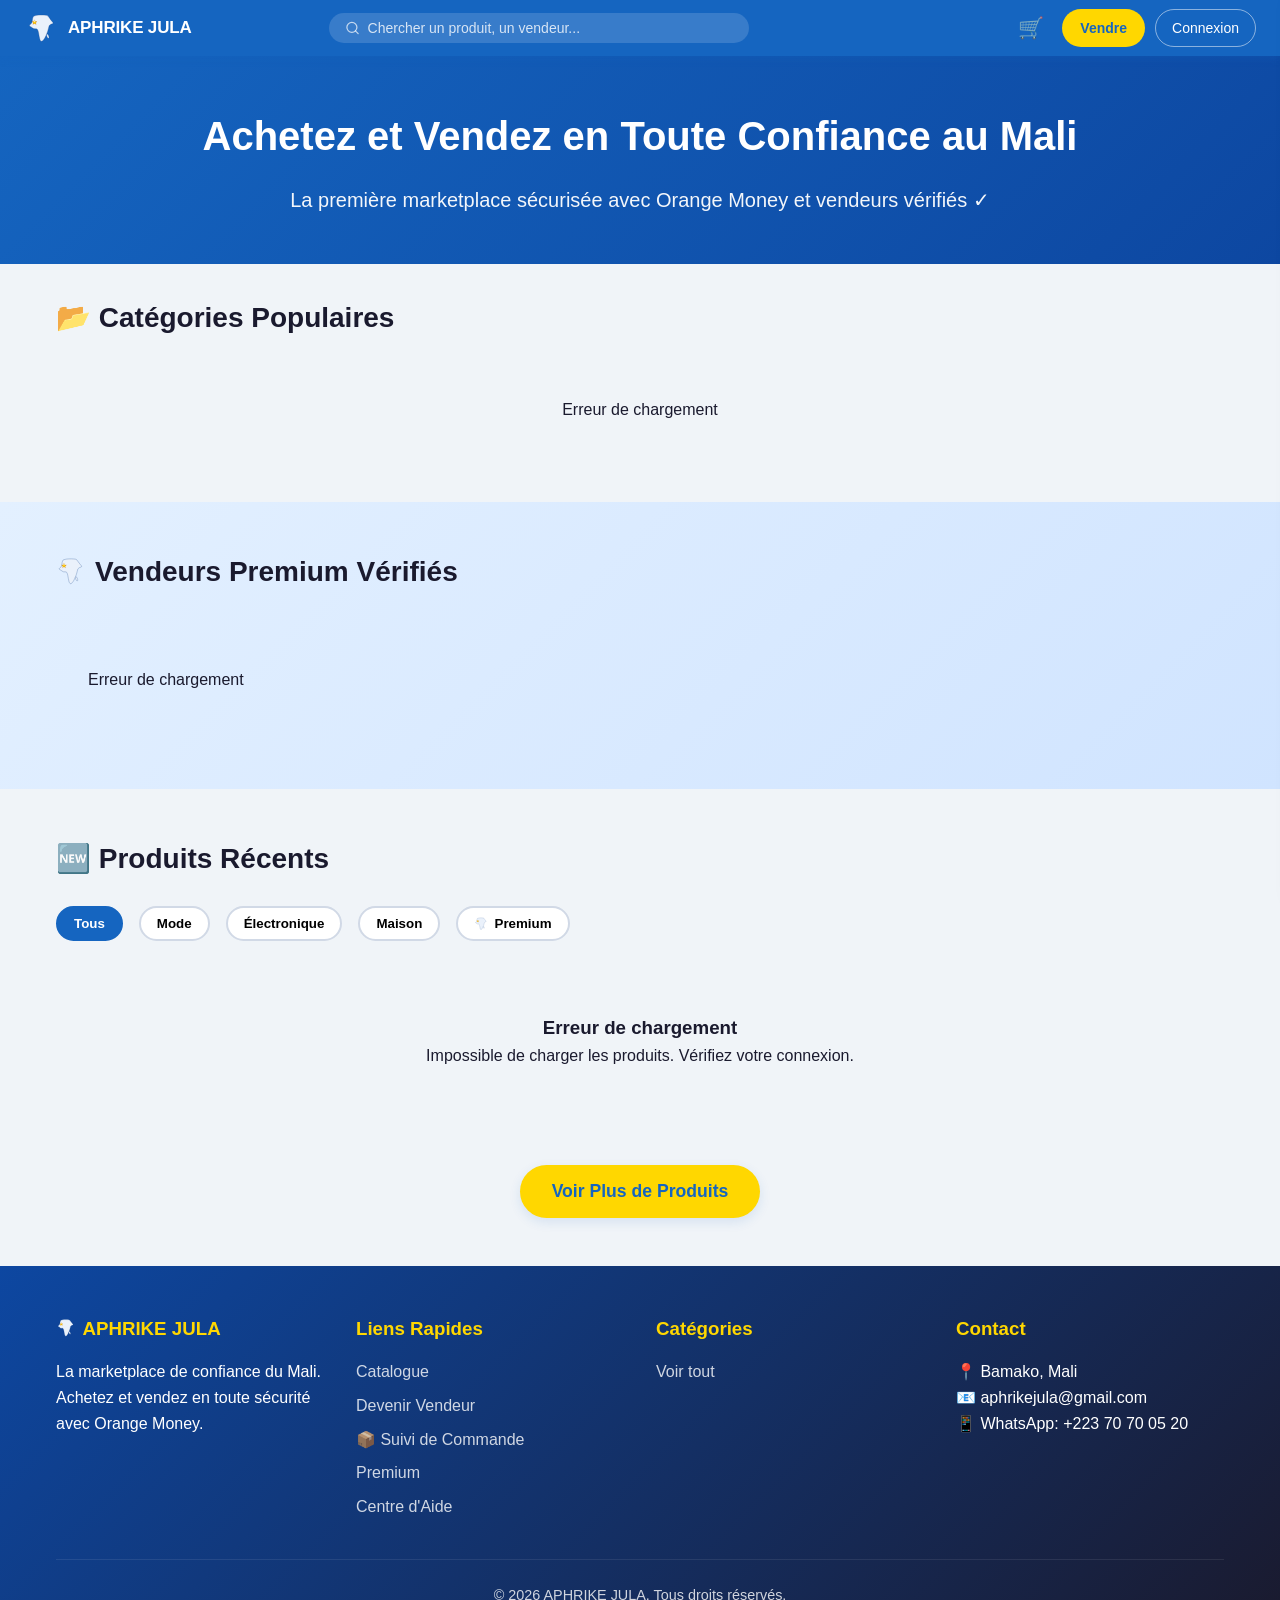
<file: static/produit.html>
<!DOCTYPE html>
<html lang="fr">
<head>
    <meta charset="UTF-8">
    <meta name="viewport" content="width=device-width, initial-scale=1.0">
    <title>Produit - APHRIKE JULA</title>
    <link rel="stylesheet" href="styles.css">
    <style>
        .product-page {
            display: grid;
            grid-template-columns: 1fr 1fr;
            gap: var(--spacing-xl);
            margin-bottom: var(--spacing-xl);
        }
        .product-gallery {
            position: sticky;
            top: calc(80px + var(--spacing-md));
            height: fit-content;
        }
        .main-image {
            width: 100%;
            aspect-ratio: 1;
            object-fit: contain;
            background: #ffffff;
            border-radius: var(--radius-lg);
            box-shadow: var(--shadow-lg);
            margin-bottom: var(--spacing-md);
        }
        .thumbnail-grid {
            display: grid;
            grid-template-columns: repeat(auto-fill, minmax(80px, 1fr));
            gap: 0.5rem;
        }
        .thumbnail {
            width: 80px;
            height: 80px;
            object-fit: cover;
            border-radius: var(--radius-sm);
            cursor: pointer;
            border: 3px solid transparent;
            transition: var(--transition-fast);
        }
        .thumbnail:hover,
        .thumbnail.active {
            border-color: var(--primary-green);
        }
        .product-details {
            background: white;
            padding: var(--spacing-lg);
            border-radius: var(--radius-lg);
            box-shadow: var(--shadow-sm);
        }
        .product-title-large {
            font-size: 2rem;
            font-weight: 700;
            margin-bottom: var(--spacing-sm);
        }
        .product-price-large {
            font-size: 2.5rem;
            font-weight: 700;
            color: var(--primary-green);
            margin-bottom: var(--spacing-md);
        }
        .buy-section {
            background: linear-gradient(135deg, #F8F9FA 0%, #E9ECEF 100%);
            padding: var(--spacing-md);
            border-radius: var(--radius-md);
            margin-bottom: var(--spacing-md);
        }
        .buy-btn {
            width: 100%;
            background: var(--primary-orange);
            color: white;
            border: none;
            padding: 1.25rem;
            border-radius: var(--radius-full);
            font-size: 1.25rem;
            font-weight: 700;
            cursor: pointer;
            transition: var(--transition-fast);
            box-shadow: var(--shadow-md);
            margin-top: var(--spacing-sm);
        }
        .buy-btn:hover {
            background: var(--primary-red);
            transform: translateY(-2px);
            box-shadow: var(--shadow-lg);
        }
        .vendor-card-inline {
            display: flex;
            align-items: center;
            gap: var(--spacing-md);
            padding: var(--spacing-md);
            background: white;
            border-radius: var(--radius-md);
            box-shadow: var(--shadow-sm);
            margin-bottom: var(--spacing-md);
            text-decoration: none;
            color: var(--text-dark);
            transition: var(--transition-fast);
        }
        .vendor-card-inline:hover {
            box-shadow: var(--shadow-lg);
            transform: translateY(-2px);
        }
        .form-input {
            width: 100%;
            padding: 0.75rem;
            border: 1px solid var(--border-color);
            border-radius: var(--radius-sm);
            box-sizing: border-box;
            font-size: 0.95rem;
        }
        .form-label {
            display: block;
            font-weight: 600;
            margin-bottom: 0.25rem;
            font-size: 0.9rem;
        }
        @media (max-width: 768px) {
            .product-page { grid-template-columns: 1fr; gap: var(--spacing-md); }
            .product-gallery { position: static; }
            .product-title-large { font-size: 1.4rem; }
            .product-price-large { font-size: 1.75rem; }
            .product-details { padding: var(--spacing-md); }
            .buy-btn { font-size: 1.05rem; padding: 1rem; }
            .vendor-card-inline { gap: var(--spacing-sm); padding: var(--spacing-sm); }
            .thumbnail { width: 60px; height: 60px; }
        }
        @media (max-width: 480px) {
            .product-title-large { font-size: 1.2rem; }
            .product-price-large { font-size: 1.5rem; }
        }
    </style>
</head>
<body>
    <nav class="aj-navbar" style="display:flex;align-items:center;gap:12px;padding:0 24px;height:56px;background:#1565C0;position:sticky;top:0;z-index:1000;box-shadow:0 2px 8px rgba(21,101,192,0.3);">
        <a href="index.html" class="aj-brand" style="display:flex;align-items:center;gap:10px;text-decoration:none;flex-shrink:0;">
            <div class="aj-logo">
                <svg viewBox="0 0 220 250" width="34" height="34" style="vertical-align:middle" xmlns="http://www.w3.org/2000/svg" aria-label="APHRIKE JULA"><path d="M 54,40 C 70,30 110,28 150,32 C 158,33 164,38 168,46 C 175,56 182,66 196,82 C 200,87 200,92 194,94 C 184,96 176,100 170,108 C 166,120 164,135 158,152 C 152,170 146,184 138,198 C 130,212 122,222 114,223 C 108,223 104,216 101,206 C 97,192 95,176 92,160 C 90,150 88,142 84,136 C 81,131 76,130 70,131 C 60,132 52,130 46,124 C 40,118 38,118 30,114 C 24,111 24,104 30,100 C 40,94 44,86 46,74 C 47,62 48,50 54,40 Z" fill="#EAF1FB" stroke="#0D3C82" stroke-width="2" stroke-linejoin="round"/><ellipse cx="160" cy="185" rx="7" ry="17" transform="rotate(-22 160 185)" fill="#EAF1FB" stroke="#0D3C82" stroke-width="1.6"/><g transform="translate(62,84)"><polygon points="0,-19 5.7,-6 19,-6 8,2.5 12.5,15.5 0,7.5 -12.5,15.5 -8,2.5 -19,-6 -5.7,-6" fill="#F2A100" stroke="#A86604" stroke-width="1.3" stroke-linejoin="round"/><polygon points="0,-11.4 3.42,-3.6 11.4,-3.6 4.8,1.5 7.5,9.3 0,4.5 -7.5,9.3 -4.8,1.5 -11.4,-3.6 -3.42,-3.6" fill="#FFD400"/><polygon points="0,-19 5.7,-6 0,-3 -5.7,-6" fill="#FFF6C8" opacity="0.9"/><polygon points="17,-20 18.2,-16.2 22,-15 18.2,-13.8 17,-10 15.8,-13.8 12,-15 15.8,-16.2" fill="#FFFFFF" opacity="0.95"/><polygon points="-14,8 -13,11 -10,12 -13,13 -14,16 -15,13 -18,12 -15,11" fill="#FFFFFF" opacity="0.9"/><polygon points="16,7 16.7,9 19,9.7 16.7,10.4 16,12.5 15.3,10.4 13,9.7 15.3,9" fill="#FFF1B0" opacity="0.9"/></g></svg>
            </div>
            <span style="font-size:17px;font-weight:600;color:#fff;letter-spacing:-0.01em;white-space:nowrap;">APHRIKE JULA</span>
        </a>
        <div style="display:flex;align-items:center;gap:8px;background:rgba(255,255,255,0.15);border-radius:100px;padding:7px 16px;flex:1;max-width:420px;margin:0 auto;">
            <svg width="16" height="16" viewBox="0 0 24 24" fill="none" stroke="rgba(255,255,255,0.7)" stroke-width="2" stroke-linecap="round" stroke-linejoin="round"><circle cx="11" cy="11" r="8"/><line x1="21" y1="21" x2="16.65" y2="16.65"/></svg>
            <input type="text" id="searchInput" placeholder="Chercher..." style="background:transparent;border:none;outline:none;font-size:14px;color:#fff;width:100%;">
        </div>
        <div id="navActions" style="display:flex;align-items:center;gap:10px;margin-left:auto;flex-shrink:0;">
            <a href="#" onclick="toggleCartDrawer(); return false;" style="position:relative;color:#fff;font-size:1.3rem;text-decoration:none;padding:4px 8px;" title="Panier">
                🛒<span id="cartBadge" style="position:absolute;top:-4px;right:-4px;background:#FFD700;color:#1565C0;font-size:0.65rem;font-weight:700;width:18px;height:18px;border-radius:50%;display:none;align-items:center;justify-content:center;">0</span>
            </a>
            <a href="vendre.html" style="padding:8px 18px;border-radius:100px;font-size:14px;font-weight:600;border:none;cursor:pointer;background:#FFD700;color:#1565C0;text-decoration:none;">Vendre</a>
            <a href="connexion.html" style="padding:7px 16px;border-radius:100px;font-size:14px;font-weight:500;cursor:pointer;background:transparent;color:#fff;border:1.5px solid rgba(255,255,255,0.5);text-decoration:none;">Connexion</a>
        </div>
    </nav>

    <div class="container" style="margin-top: 2rem;">
        <div class="product-page" id="productPage">
            <div class="loading" style="grid-column: 1/-1;">
                <div class="spinner"></div>
            </div>
        </div>
    </div>

    <footer class="footer">
        <div class="container">
            <div class="footer-bottom">
                <p>&copy; 2026 APHRIKE JULA. Tous droits réservés.</p>
            </div>
        </div>
    </footer>

    <script>
        const API_BASE_URL = 'https://web-production-8f94.up.railway.app';
        let productId = null;
        let productData = null;
        let currentImageIndex = 0;
        let currentDeliveryPrice = 0;
        let selectedDeliveryMethod = null;

        document.addEventListener('DOMContentLoaded', () => {
            updateNavbar();
            const params = new URLSearchParams(window.location.search);
            productId = params.get('id');
            if (!productId) { window.location.href = 'index.html'; return; }
            loadProduct();
        });

        function updateNavbar() {
            const token = localStorage.getItem('token');
            const userStr = localStorage.getItem('user');
            const navActions = document.getElementById('navActions');
            if (token && userStr && navActions) {
                try {
                    const user = JSON.parse(userStr);
                    const firstName = user.prenom || user.nom || 'Compte';
                    navActions.innerHTML = `
                        ${user.role === 'vendeur' ? '<a href="espace-vendeur.html" class="nav-btn primary">Dashboard</a><a href="vendre.html" class="nav-btn primary" style="margin-left:8px;">Vendre</a>' : ''}
                        <div style="display:flex;align-items:center;gap:1rem;">
                            <span style="font-weight:600;color:var(--text-dark);">👤 ${firstName}</span>
                            <a href="#" class="nav-btn" onclick="handleLogout(event)">Déconnexion</a>
                        </div>
                    `;
                } catch(e) {}
            }
        }

        function handleLogout(e) {
            if(e) e.preventDefault();
            localStorage.removeItem('token');
            localStorage.removeItem('user');
            window.location.href = 'index.html';
        }

        async function loadProduct() {
            try {
                const response = await fetch(`${API_BASE_URL}/api/produits/${productId}`);
                if (!response.ok) throw new Error('Produit non trouvé');
                const data = await response.json();
                if (!data.id && !data.nom) throw new Error('Produit non trouvé');
                productData = data;
                displayProduct(productData);
            } catch (error) {
                document.getElementById('productPage').innerHTML = `
                    <div style="grid-column:1/-1;text-align:center;padding:3rem;">
                        <h3>❌ Produit non trouvé</h3>
                        <a href="index.html" class="nav-btn primary">Retour à l'accueil</a>
                    </div>`;
            }
        }

        function displayProduct(product) {
            const productName = product.nom || product.titre || 'Produit';
            const vendorName = (product.vendeur && product.vendeur.nom_boutique) || product.vendeur_nom || 'Vendeur';
            const vendorId = (product.vendeur && product.vendeur.id) || product.vendeur_id || '';
            const images = product.images && product.images.length > 0
                ? product.images
                : ['https://via.placeholder.com/600x600/E9ECEF/6C757D?text=Produit'];
            const thumbnails = images.map((img, i) =>
                `<img src="${img}" class="thumbnail ${i === 0 ? 'active' : ''}" onclick="changeImage(${i})" onerror="this.src='https://via.placeholder.com/80x80/E9ECEF/6C757D?text=IMG'">`
            ).join('');
            const isPremium = product.est_premium || product.vendeur_premium || false;

            const html = `
                <div class="product-gallery">
                    <img src="${images[0]}" id="mainImage" class="main-image" alt="${productName}" onerror="this.src='https://via.placeholder.com/600x600/E9ECEF/6C757D?text=Image'">
                    ${images.length > 1 ? `<div class="thumbnail-grid">${thumbnails}</div>` : ''}
                </div>

                <div class="product-details">
                    <h1 class="product-title-large">${productName}</h1>
                    <div class="product-price-large">${formatPrice(product.prix)} FCFA</div>

                    <div class="delivery-options-section" style="margin-bottom:1.5rem;">
                        <h3 style="margin-bottom:0.5rem;font-size:1.1rem;">🚚 Options de livraison</h3>
                        <div id="deliveryOptionsContainer" style="display:grid;gap:0.5rem;"></div>
                    </div>

                    <div class="buy-section" style="background:var(--bg-light);padding:1.5rem;border-radius:var(--radius-md);">
                        
                        <!-- Formulaire commande -->
                        <div style="display:grid;gap:0.75rem;margin-bottom:1rem;">
                            <div style="display:grid;grid-template-columns:1fr 1fr;gap:0.5rem;">
                                <div>
                                    <label class="form-label">Nom *</label>
                                    <input type="text" id="buyerNom" placeholder="Ex: Konaté" class="form-input">
                                </div>
                                <div>
                                    <label class="form-label">Prénom</label>
                                    <input type="text" id="buyerPrenom" placeholder="Ex: Bah" class="form-input">
                                </div>
                            </div>
                            <div>
                                <label class="form-label">WhatsApp * (pour suivi)</label>
                                <input type="tel" id="buyerPhone" placeholder="Ex: 70000000" class="form-input">
                            </div>
                            <div>
                                <label class="form-label">Adresse de livraison</label>
                                <input type="text" id="buyerAdresse" placeholder="Ex: Hamdallaye ACI 2000, Bamako" class="form-input">
                            </div>
                        </div>

                        <div style="display:flex;justify-content:space-between;font-weight:700;font-size:1.2rem;margin-bottom:1rem;">
                            <span>Total à payer:</span>
                            <span id="displayTotalPrice">${formatPrice(product.prix)} FCFA</span>
                        </div>
                        <p style="margin-bottom:0.5rem;font-weight:600;">💳 Paiement sécurisé Orange Money</p>
                        <div style="display:grid;gap:0.5rem;">
                            <button class="buy-btn" onclick="acheterProduit()" id="buyBtn">
                                🛒 Acheter Maintenant
                            </button>
                            <button class="buy-btn" onclick="ajouterAuPanierProduit()" id="cartBtn" style="background:#1565C0;color:white;">
                                🛍️ Ajouter au Panier
                            </button>
                        </div>
                        <p style="text-align:center;margin-top:0.75rem;font-size:0.85rem;">
                            <a href="suivi.html" style="color:#1565C0;font-weight:600;">📦 Suivre une commande existante</a>
                        </p>
                    </div>

                    <a href="boutique.html?id=${vendorId}" class="vendor-card-inline">
                        <div class="vendor-avatar" style="width:60px;height:60px;font-size:1.5rem;">
                            ${vendorName.charAt(0).toUpperCase()}
                        </div>
                        <div style="flex:1;">
                            <div style="font-weight:700;margin-bottom:0.25rem;">
                                ${vendorName} ${isPremium ? '<span style="color:var(--premium-gold);">✓</span>' : ''}
                            </div>
                            <div style="font-size:0.9rem;color:var(--text-gray);">Voir la boutique →</div>
                        </div>
                    </a>

                    <div style="margin-bottom:var(--spacing-md);">
                        <h3 style="margin-bottom:0.5rem;">📝 Description</h3>
                        <p style="color:var(--text-gray);line-height:1.8;">${product.description || 'Pas de description disponible.'}</p>
                    </div>

                    <div>
                        <h3 style="margin-bottom:0.5rem;">ℹ️ Informations</h3>
                        <div style="display:grid;gap:0.5rem;">
                            <div><strong>Catégorie:</strong> ${product.categorie || 'Non classé'}</div>
                            <div><strong>État:</strong> ${product.etat || 'Neuf'}</div>
                            <div><strong>Localisation:</strong> ${product.localisation || 'Mali'}</div>
                            <div><strong>Publié le:</strong> ${formatDate(product.date_creation)}</div>
                        </div>
                    </div>
                </div>
            `;

            document.getElementById('productPage').innerHTML = html;
            document.title = `${productName} - APHRIKE JULA`;

            // Setup delivery options
            const deliveryContainer = document.getElementById('deliveryOptionsContainer');
            if (product.methodes_livraison && product.methodes_livraison.length > 0) {
                let optionsHtml = '';
                product.methodes_livraison.forEach((method, index) => {
                    const priceLabel = method.prix > 0 ? `+ ${formatPrice(method.prix)} FCFA` : 'Gratuit';
                    const isChecked = index === 0 ? 'checked' : '';
                    if (index === 0) updateTotalPrice(method.prix);
                    optionsHtml += `
                        <label style="display:flex;align-items:center;justify-content:space-between;padding:0.75rem;border:1px solid var(--border-color);border-radius:var(--radius-sm);cursor:pointer;background:white;">
                            <div style="display:flex;align-items:center;gap:0.5rem;">
                                <input type="radio" name="deliveryMethod" value='${JSON.stringify(method)}' onchange="handleDeliveryChange(this)" ${isChecked}>
                                <span>${method.nom}</span>
                            </div>
                            <span style="font-weight:600;color:var(--primary-color);">${priceLabel}</span>
                        </label>`;
                });
                deliveryContainer.innerHTML = optionsHtml;
            } else {
                deliveryContainer.innerHTML = '<p style="color:var(--text-gray);">Contacter le vendeur pour la livraison.</p>';
                updateTotalPrice(0);
            }
        }

        function handleDeliveryChange(radio) {
            const method = JSON.parse(radio.value);
            selectedDeliveryMethod = method;
            updateTotalPrice(method.prix);
        }

        function updateTotalPrice(deliveryPrice) {
            currentDeliveryPrice = deliveryPrice;
            const total = (productData.prix || 0) + currentDeliveryPrice;
            const displayEl = document.getElementById('displayTotalPrice');
            if (displayEl) displayEl.textContent = `${formatPrice(total)} FCFA`;
        }

        function changeImage(index) {
            currentImageIndex = index;
            const images = productData.images || [];
            document.getElementById('mainImage').src = images[index];
            document.querySelectorAll('.thumbnail').forEach((thumb, i) => {
                thumb.classList.toggle('active', i === index);
            });
        }

        async function acheterProduit() {
            const nom = document.getElementById('buyerNom').value.trim();
            const prenom = document.getElementById('buyerPrenom').value.trim();
            const phone = document.getElementById('buyerPhone').value.trim();
            const adresse = document.getElementById('buyerAdresse').value.trim();

            if (!nom) { alert("Veuillez entrer votre nom."); return; }
            if (!phone || phone.length < 8) { alert("Veuillez entrer un numéro WhatsApp valide."); return; }

            const btn = document.getElementById('buyBtn');
            btn.disabled = true;
            btn.textContent = 'Traitement...';

            if (!selectedDeliveryMethod && productData.methodes_livraison && productData.methodes_livraison.length > 0) {
                selectedDeliveryMethod = productData.methodes_livraison[0];
            }

            const vendeurId = (productData.vendeur && productData.vendeur.id) || productData.vendeur_id || '';

            const payload = {
                produit_id: productId,
                vendeur_id: vendeurId,
                nom: nom,
                prenom: prenom,
                telephone: phone,
                adresse_livraison: adresse,
                quantite: 1,
                methode_livraison: selectedDeliveryMethod ? selectedDeliveryMethod.nom : null,
                frais_livraison: selectedDeliveryMethod ? selectedDeliveryMethod.prix : 0
            };

            try {
                const response = await fetch(`${API_BASE_URL}/api/commandes`, {
                    method: 'POST',
                    headers: { 'Content-Type': 'application/json' },
                    body: JSON.stringify(payload)
                });

                if (response.ok) {
                    const data = await response.json();
                    // Ouvrir WhatsApp vers le vendeur automatiquement
                    if (data.whatsapp_vendeur_url) {
                        window.open(data.whatsapp_vendeur_url, '_blank');
                    }
                    // Afficher modal confirmation
                    document.getElementById('omRef').textContent = data.reference;
                    document.getElementById('omAmount').textContent = formatPrice(data.montant_total) + ' FCFA';
                    document.getElementById('omModal').style.display = 'flex';
                } else {
                    const err = await response.json();
                    alert("Erreur: " + (err.detail || "Impossible de passer la commande."));
                }
            } catch (e) {
                console.error(e);
                alert("Erreur de connexion.");
            } finally {
                btn.disabled = false;
                btn.textContent = '🛒 Acheter Maintenant';
            }
        }

        function closeOmModal() {
            document.getElementById('omModal').style.display = 'none';
        }

        function formatPrice(price) {
            return new Intl.NumberFormat('fr-FR').format(price);
        }

        function formatDate(dateStr) {
            const date = new Date(dateStr);
            return date.toLocaleDateString('fr-FR', { day: 'numeric', month: 'long', year: 'numeric' });
        }

       function ajouterAuPanierProduit() {
            if (!productData) return;
            if (!selectedDeliveryMethod && productData.methodes_livraison && productData.methodes_livraison.length > 0) {
                selectedDeliveryMethod = productData.methodes_livraison[0];
            }
            const delivNom = selectedDeliveryMethod ? selectedDeliveryMethod.nom : null;
            const delivPrix = selectedDeliveryMethod ? selectedDeliveryMethod.prix : 0;
            ajouterAuPanier(productData.id, delivNom, delivPrix);
        }
    </script>
    <script src="cart.js"></script>

    <!-- Modal confirmation commande -->
    <div id="omModal" style="display:none;position:fixed;top:0;left:0;width:100%;height:100%;background:rgba(0,0,0,0.6);z-index:2000;justify-content:center;align-items:center;">
        <div style="background:white;padding:2rem;border-radius:12px;max-width:400px;width:90%;position:relative;">
            <button onclick="closeOmModal()" style="position:absolute;top:10px;right:15px;background:none;border:none;font-size:1.5rem;cursor:pointer;">&times;</button>
            <div style="text-align:center;margin-bottom:1.5rem;">
                <div style="font-size:3rem;">🎉</div>
                <h2 style="color:#1565C0;margin-bottom:0.5rem;">Commande envoyée !</h2>
                <p style="color:var(--text-gray);font-size:0.9rem;">Le vendeur a reçu votre commande sur WhatsApp</p>
            </div>

            <div style="background:#f8f9fa;padding:1rem;border-radius:8px;margin-bottom:1.5rem;text-align:center;">
                <p style="margin-bottom:0.5rem;font-weight:600;">Référence de commande :</p>
                <div id="omRef" style="font-size:1.2rem;font-family:monospace;background:#e3f2fd;padding:0.5rem;border-radius:4px;display:inline-block;font-weight:700;color:#1565C0;"></div>
                <p style="margin-top:0.75rem;margin-bottom:0.25rem;font-weight:600;">Montant total :</p>
                <div id="omAmount" style="font-size:1.5rem;font-weight:700;color:#1565C0;"></div>
            </div>

            <div style="margin-bottom:1.5rem;font-size:0.9rem;color:var(--text-gray);">
                <p style="margin-bottom:0.5rem;">📱 <strong>Gardez votre référence</strong> pour suivre votre commande</p>
                <p style="margin-bottom:0.5rem;">✅ <strong>Le vendeur vous contactera</strong> sur WhatsApp pour confirmer</p>
                <p>💰 <strong>Paiement</strong> à la livraison ou via Orange Money</p>
            </div>

            <div style="display:grid;gap:0.5rem;">
                <a href="suivi.html" style="display:block;text-align:center;background:#1565C0;color:white;padding:12px;border-radius:100px;text-decoration:none;font-weight:600;">
                    📦 Suivre ma commande
                </a>
                <button onclick="closeOmModal()" style="background:#f8f9fa;border:1px solid var(--border-color);padding:10px;border-radius:100px;cursor:pointer;font-weight:600;">
                    Continuer mes achats
                </button>
            </div>
        </div>
    </div>

</body>
</html>
</file>
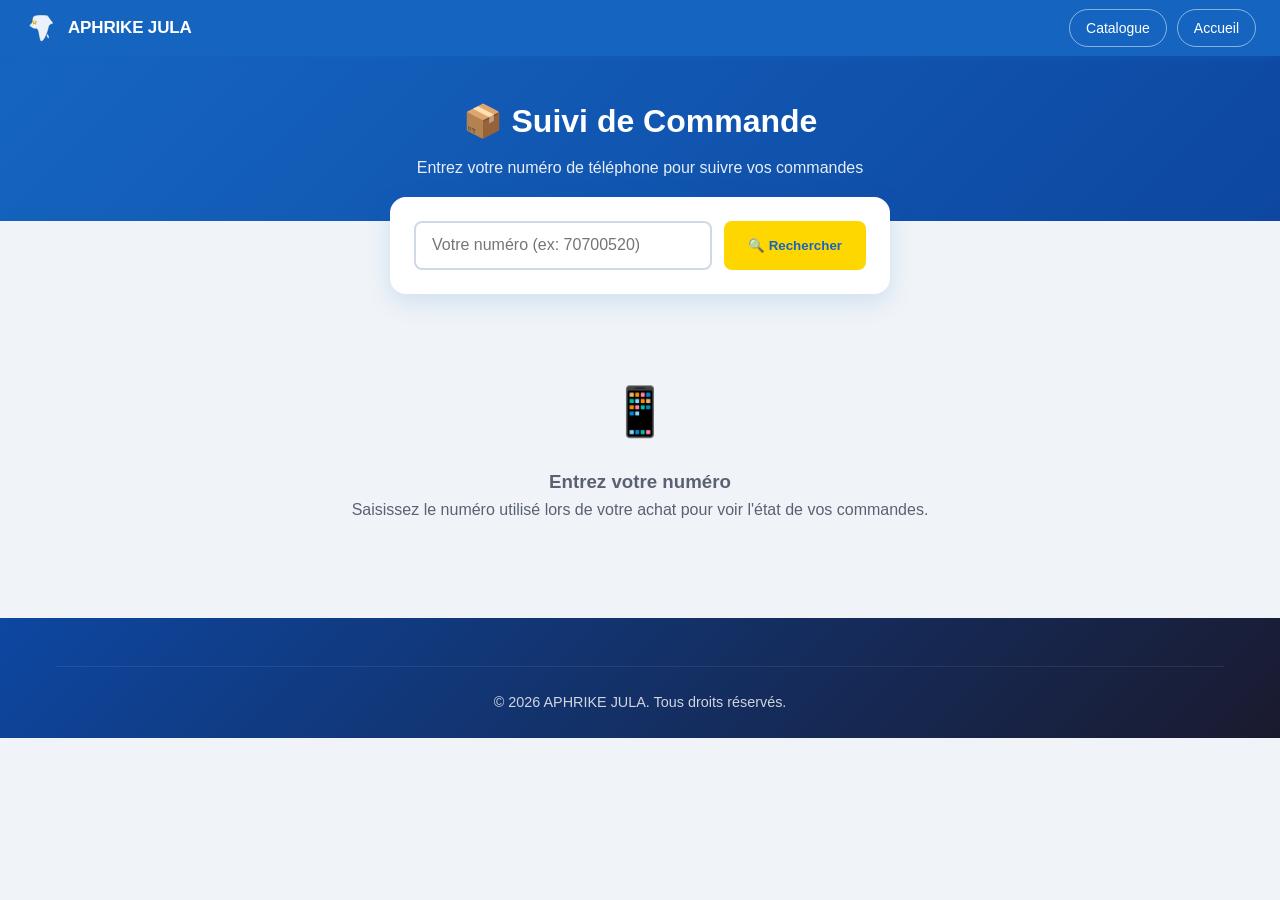
<file: static/suivi.html>
<!DOCTYPE html>
<html lang="fr">
<head>
    <meta charset="UTF-8">
    <meta name="viewport" content="width=device-width, initial-scale=1.0">
    <title>Suivi de Commande - APHRIKE JULA</title>
    <link rel="stylesheet" href="styles.css">
    <style>
        .suivi-hero {
            background: linear-gradient(135deg, #1565C0 0%, #0D47A1 100%);
            color: white;
            padding: 2.5rem 0;
            text-align: center;
        }
        .suivi-hero h1 { font-size: 2rem; margin-bottom: 0.5rem; }
        .suivi-hero p { opacity: 0.9; }

        .search-box {
            max-width: 500px;
            margin: -1.5rem auto 2rem;
            background: white;
            border-radius: var(--radius-lg);
            box-shadow: var(--shadow-lg);
            padding: 1.5rem;
            display: flex;
            gap: 0.75rem;
            position: relative;
            z-index: 10;
        }
        .search-box input {
            flex: 1;
            padding: 0.85rem 1rem;
            border: 2px solid var(--border-gray);
            border-radius: var(--radius-sm);
            font-size: 1rem;
        }
        .search-box input:focus { outline: none; border-color: #1565C0; }
        .search-box button {
            background: #FFD700;
            color: #1565C0;
            border: none;
            padding: 0.85rem 1.5rem;
            border-radius: var(--radius-sm);
            font-weight: 700;
            cursor: pointer;
            transition: background 0.2s;
            white-space: nowrap;
        }
        .search-box button:hover { background: #FFC200; }

        .orders-container { max-width: 700px; margin: 0 auto 3rem; }

        .order-card {
            background: white;
            border-radius: var(--radius-lg);
            box-shadow: var(--shadow-md);
            margin-bottom: 1.25rem;
            overflow: hidden;
            transition: var(--transition-normal);
        }
        .order-card:hover { box-shadow: var(--shadow-lg); }

        .order-header {
            display: flex;
            align-items: center;
            gap: 1rem;
            padding: 1.25rem;
            border-bottom: 1px solid #f0f0f0;
        }
        .order-img {
            width: 60px; height: 60px;
            border-radius: var(--radius-sm);
            object-fit: cover;
            background: #f0f0f0;
        }
        .order-info { flex: 1; }
        .order-info h3 { font-size: 1.05rem; margin-bottom: 0.15rem; }
        .order-meta { font-size: 0.85rem; color: var(--text-gray); }
        .order-amount { font-weight: 700; color: #1565C0; font-size: 1.1rem; white-space: nowrap; }

        /* 5-step progress */
        .progress-bar {
            display: flex;
            align-items: center;
            padding: 1.25rem 1.25rem 0.5rem;
            gap: 0;
        }
        .step {
            flex: 1;
            text-align: center;
            position: relative;
        }
        .step-icon {
            width: 36px; height: 36px;
            border-radius: 50%;
            background: #e0e0e0;
            color: #999;
            display: flex;
            align-items: center;
            justify-content: center;
            margin: 0 auto 0.35rem;
            font-size: 0.95rem;
            font-weight: 700;
            transition: all 0.3s;
            position: relative;
            z-index: 2;
        }
        .step.active .step-icon {
            background: #1565C0;
            color: white;
            box-shadow: 0 2px 8px rgba(21,101,192,0.3);
        }
        .step.done .step-icon {
            background: #4CAF50;
            color: white;
        }
        .step-label {
            font-size: 0.65rem;
            color: #999;
            font-weight: 600;
            line-height: 1.2;
        }
        .step.active .step-label, .step.done .step-label { color: #333; }

        .step-line {
            flex: 0.6;
            height: 3px;
            background: #e0e0e0;
            margin-top: -18px;
            position: relative;
            z-index: 1;
        }
        .step-line.done { background: #4CAF50; }

        .order-footer {
            padding: 0.75rem 1.25rem 1.25rem;
            display: flex;
            justify-content: space-between;
            align-items: center;
        }
        .delivery-info { font-size: 0.85rem; color: var(--text-gray); }

        .confirm-btn {
            background: #4CAF50;
            color: white;
            border: none;
            padding: 0.6rem 1.25rem;
            border-radius: var(--radius-full);
            font-weight: 600;
            font-size: 0.85rem;
            cursor: pointer;
            transition: background 0.2s;
        }
        .confirm-btn:hover { background: #388E3C; }
        .confirm-btn:disabled { background: #ccc; cursor: not-allowed; }

        .empty-state {
            text-align: center;
            padding: 3rem 1rem;
            color: var(--text-gray);
        }
        .empty-state span { font-size: 3rem; display: block; margin-bottom: 1rem; }

        @media (max-width: 768px) {
            .suivi-hero h1 { font-size: 1.4rem; }
            .search-box { margin: -1rem 1rem 1.5rem; flex-direction: column; }
            .search-box button { width: 100%; }
            .order-header { flex-wrap: wrap; }
            .step-label { font-size: 0.55rem; }
            .step-icon { width: 30px; height: 30px; font-size: 0.8rem; }
        }
    </style>
</head>
<body>
    <!-- Navigation -->
    <nav class="aj-navbar" style="display:flex;align-items:center;gap:12px;padding:0 24px;height:56px;background:#1565C0;position:sticky;top:0;z-index:1000;box-shadow:0 2px 8px rgba(21,101,192,0.3);">
        <a href="index.html" class="aj-brand" style="display:flex;align-items:center;gap:10px;text-decoration:none;flex-shrink:0;">
            <div class="aj-logo">
                <svg viewBox="0 0 220 250" width="34" height="34" style="vertical-align:middle" xmlns="http://www.w3.org/2000/svg" aria-label="APHRIKE JULA"><path d="M 54,40 C 70,30 110,28 150,32 C 158,33 164,38 168,46 C 175,56 182,66 196,82 C 200,87 200,92 194,94 C 184,96 176,100 170,108 C 166,120 164,135 158,152 C 152,170 146,184 138,198 C 130,212 122,222 114,223 C 108,223 104,216 101,206 C 97,192 95,176 92,160 C 90,150 88,142 84,136 C 81,131 76,130 70,131 C 60,132 52,130 46,124 C 40,118 38,118 30,114 C 24,111 24,104 30,100 C 40,94 44,86 46,74 C 47,62 48,50 54,40 Z" fill="#EAF1FB" stroke="#0D3C82" stroke-width="2" stroke-linejoin="round"/><ellipse cx="160" cy="185" rx="7" ry="17" transform="rotate(-22 160 185)" fill="#EAF1FB" stroke="#0D3C82" stroke-width="1.6"/><g transform="translate(62,84)"><polygon points="0,-19 5.7,-6 19,-6 8,2.5 12.5,15.5 0,7.5 -12.5,15.5 -8,2.5 -19,-6 -5.7,-6" fill="#F2A100" stroke="#A86604" stroke-width="1.3" stroke-linejoin="round"/><polygon points="0,-11.4 3.42,-3.6 11.4,-3.6 4.8,1.5 7.5,9.3 0,4.5 -7.5,9.3 -4.8,1.5 -11.4,-3.6 -3.42,-3.6" fill="#FFD400"/><polygon points="0,-19 5.7,-6 0,-3 -5.7,-6" fill="#FFF6C8" opacity="0.9"/><polygon points="17,-20 18.2,-16.2 22,-15 18.2,-13.8 17,-10 15.8,-13.8 12,-15 15.8,-16.2" fill="#FFFFFF" opacity="0.95"/><polygon points="-14,8 -13,11 -10,12 -13,13 -14,16 -15,13 -18,12 -15,11" fill="#FFFFFF" opacity="0.9"/><polygon points="16,7 16.7,9 19,9.7 16.7,10.4 16,12.5 15.3,10.4 13,9.7 15.3,9" fill="#FFF1B0" opacity="0.9"/></g></svg>
            </div>
            <span style="font-size:17px;font-weight:600;color:#fff;letter-spacing:-0.01em;white-space:nowrap;">APHRIKE JULA</span>
        </a>
        <div style="flex:1;"></div>
        <div style="display:flex;align-items:center;gap:10px;flex-shrink:0;">
            <a href="catalogue.html" style="padding:7px 16px;border-radius:100px;font-size:14px;font-weight:500;cursor:pointer;background:transparent;color:#fff;border:1.5px solid rgba(255,255,255,0.5);text-decoration:none;">Catalogue</a>
            <a href="index.html" style="padding:7px 16px;border-radius:100px;font-size:14px;font-weight:500;cursor:pointer;background:transparent;color:#fff;border:1.5px solid rgba(255,255,255,0.5);text-decoration:none;">Accueil</a>
        </div>
    </nav>

    <section class="suivi-hero">
        <div class="container">
            <h1>📦 Suivi de Commande</h1>
            <p>Entrez votre numéro de téléphone pour suivre vos commandes</p>
        </div>
    </section>

    <div class="container">
        <div class="search-box">
            <input type="tel" id="phoneInput" placeholder="Votre numéro (ex: 70700520)" maxlength="8">
            <button onclick="trackOrders()">🔍 Rechercher</button>
        </div>

        <div class="orders-container" id="ordersContainer">
            <div class="empty-state">
                <span>📱</span>
                <h3>Entrez votre numéro</h3>
                <p>Saisissez le numéro utilisé lors de votre achat pour voir l'état de vos commandes.</p>
            </div>
        </div>
    </div>

    <footer class="footer">
        <div class="container">
            <div class="footer-bottom">
                <p>&copy; 2026 APHRIKE JULA. Tous droits réservés.</p>
            </div>
        </div>
    </footer>

    <script>
        const API_BASE_URL = 'https://web-production-8f94.up.railway.app';

        const STATUTS = [
            { key: 'en_attente', label: 'En attente', icon: '⏳' },
            { key: 'paiement_confirme', label: 'Payé', icon: '💰' },
            { key: 'preparation_colis', label: 'Préparation', icon: '📦' },
            { key: 'envoi_colis', label: 'Envoyé', icon: '🚚' },
            { key: 'livre', label: 'Livré', icon: '✅' }
        ];

        // Allow Enter key
        document.getElementById('phoneInput').addEventListener('keydown', e => {
            if (e.key === 'Enter') trackOrders();
        });

        async function trackOrders() {
            const phone = document.getElementById('phoneInput').value.trim();
            if (!phone || phone.length < 8) {
                alert('Veuillez entrer un numéro valide (8 chiffres).');
                return;
            }

            const container = document.getElementById('ordersContainer');
            container.innerHTML = '<div class="loading"><div class="spinner"></div></div>';

            try {
                const res = await fetch(`${API_BASE_URL}/api/ventes/suivi/${phone}`);
                const data = await res.json();

                if (!data.commandes || data.commandes.length === 0) {
                    container.innerHTML = `
                        <div class="empty-state">
                            <span>🔍</span>
                            <h3>Aucune commande trouvée</h3>
                            <p>Aucune commande n'est associée au numéro <strong>${phone}</strong>.</p>
                        </div>`;
                    return;
                }

                container.innerHTML = `<p style="margin-bottom:1rem;color:var(--text-gray);font-weight:600;">${data.commandes.length} commande(s) trouvée(s)</p>`;

                data.commandes.forEach(order => {
                    container.innerHTML += renderOrderCard(order, phone);
                });
            } catch (e) {
                console.error(e);
                container.innerHTML = `
                    <div class="empty-state">
                        <span>⚠️</span>
                        <h3>Erreur de connexion</h3>
                        <p>Impossible de contacter le serveur. Réessayez.</p>
                    </div>`;
            }
        }

        function renderOrderCard(order, phone) {
            const currentIdx = STATUTS.findIndex(s => s.key === order.statut);
            const imgSrc = order.produit_image || 'https://placehold.co/60x60?text=📦';
            const total = (order.montant + (order.frais_livraison || 0));
            const canConfirm = order.statut === 'envoi_colis';

            // Build progress steps
            let progressHtml = '';
            STATUTS.forEach((s, i) => {
                const cls = i < currentIdx ? 'done' : (i === currentIdx ? 'active' : '');
                progressHtml += `<div class="step ${cls}">
                    <div class="step-icon">${s.icon}</div>
                    <div class="step-label">${s.label}</div>
                </div>`;
                if (i < STATUTS.length - 1) {
                    const lineCls = i < currentIdx ? 'done' : '';
                    progressHtml += `<div class="step-line ${lineCls}"></div>`;
                }
            });

            return `
            <div class="order-card">
                <div class="order-header">
                    <img src="${imgSrc}" class="order-img" alt="${order.produit_nom}" onerror="this.src='https://placehold.co/60x60?text=📦'">
                    <div class="order-info">
                        <h3>${order.produit_nom}</h3>
                        <div class="order-meta">${new Date(order.date).toLocaleDateString('fr-FR', {day:'numeric',month:'long',year:'numeric'})}</div>
                    </div>
                    <div class="order-amount">${total.toLocaleString()} FCFA</div>
                </div>
                <div class="progress-bar">${progressHtml}</div>
                <div class="order-footer">
                    <div class="delivery-info">
                        ${order.methode_livraison ? '🚚 ' + order.methode_livraison : ''}
                        ${order.frais_livraison > 0 ? ' · ' + order.frais_livraison + ' FCFA' : ''}
                    </div>
                    ${canConfirm ? `<button class="confirm-btn" onclick="confirmReception('${order.id}', '${phone}', this)">✓ J'ai reçu</button>` : ''}
                    ${order.statut === 'livre' ? '<span style="color:#4CAF50;font-weight:700;font-size:0.85rem;">✓ Livré</span>' : ''}
                </div>
            </div>`;
        }

        async function confirmReception(venteId, phone, btn) {
            if (!confirm('Confirmez-vous avoir reçu votre commande ?')) return;
            btn.disabled = true;
            btn.textContent = '...';

            try {
                const res = await fetch(`${API_BASE_URL}/api/ventes/${venteId}/confirmer-reception`, {
                    method: 'PUT',
                    headers: { 'Content-Type': 'application/json' },
                    body: JSON.stringify({ acheteur_telephone: phone })
                });
                if (res.ok) {
                    alert('Réception confirmée ! Merci pour votre achat.');
                    trackOrders(); // Refresh
                } else {
                    const err = await res.json();
                    alert('Erreur: ' + (err.detail || 'Impossible de confirmer'));
                    btn.disabled = false;
                    btn.textContent = '✓ J\'ai reçu';
                }
            } catch (e) {
                alert('Erreur de connexion');
                btn.disabled = false;
                btn.textContent = '✓ J\'ai reçu';
            }
        }
    </script>
</body>
</html>
</file>
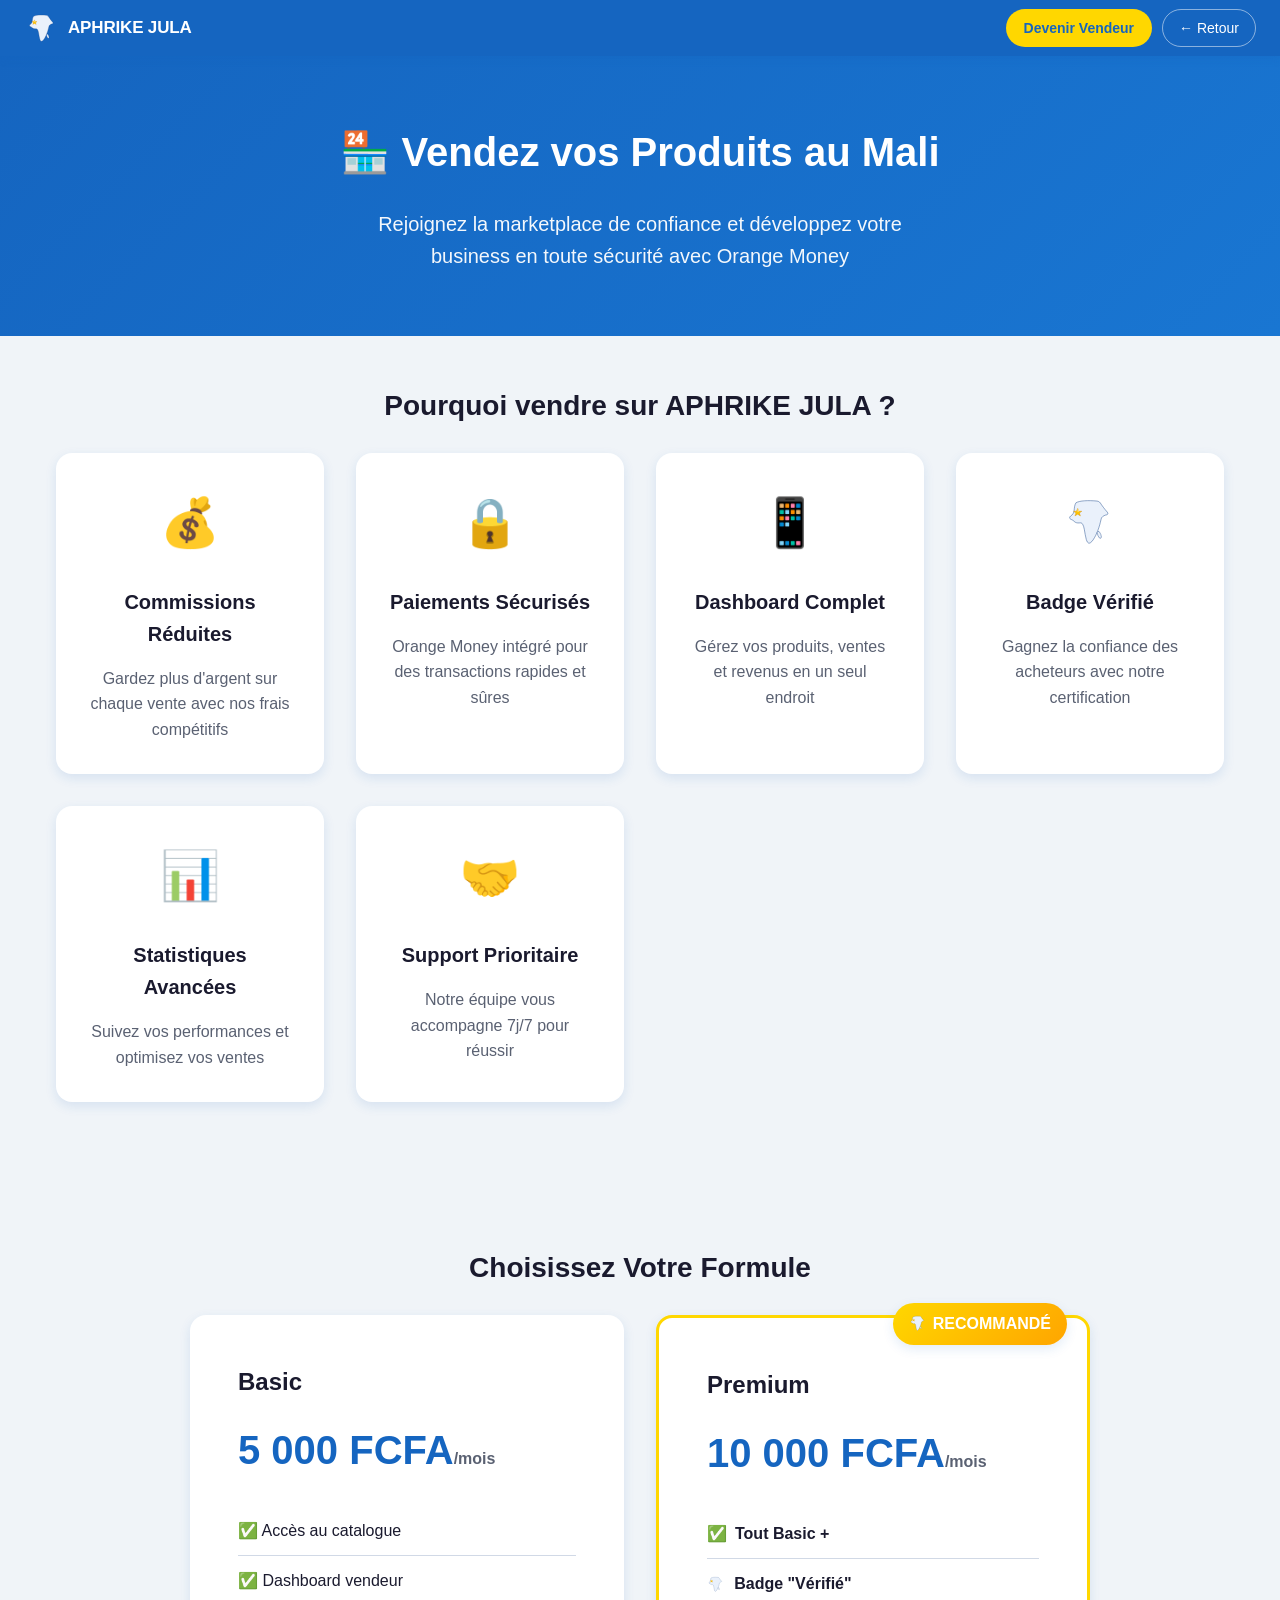
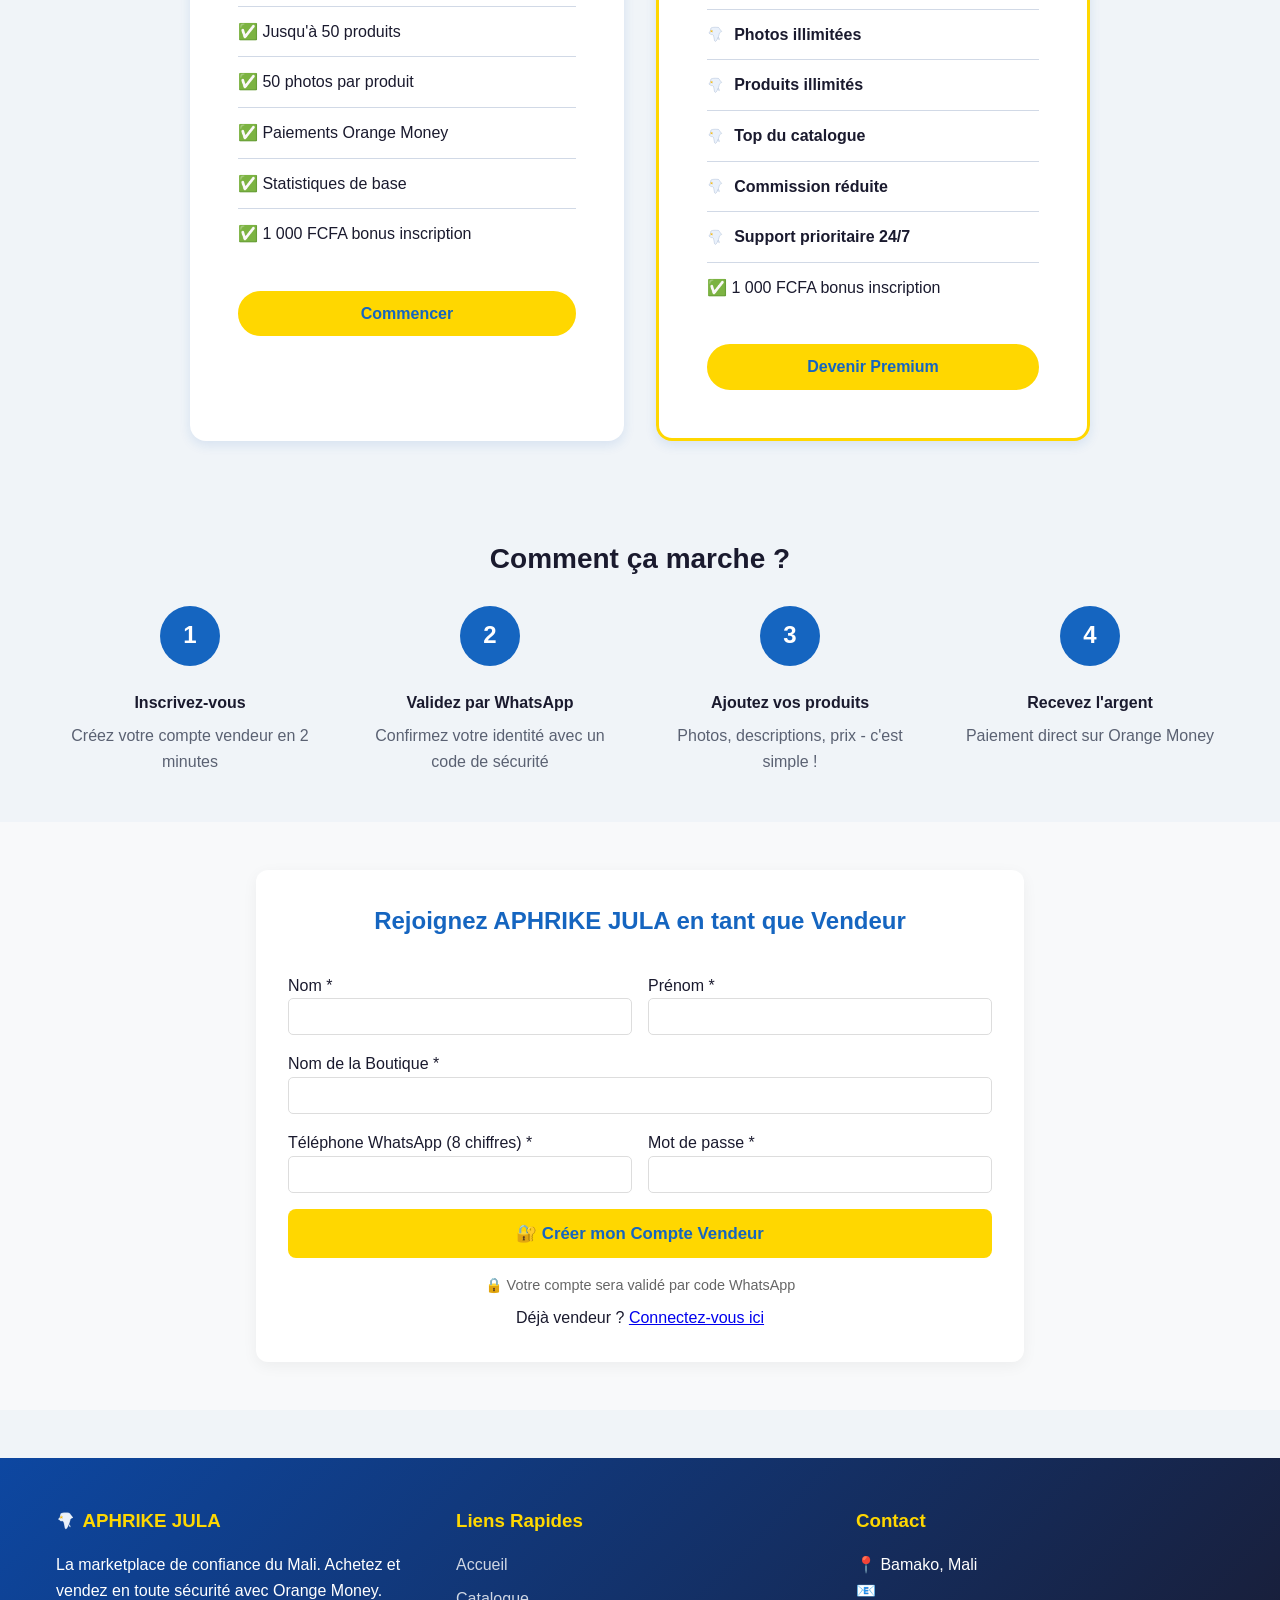
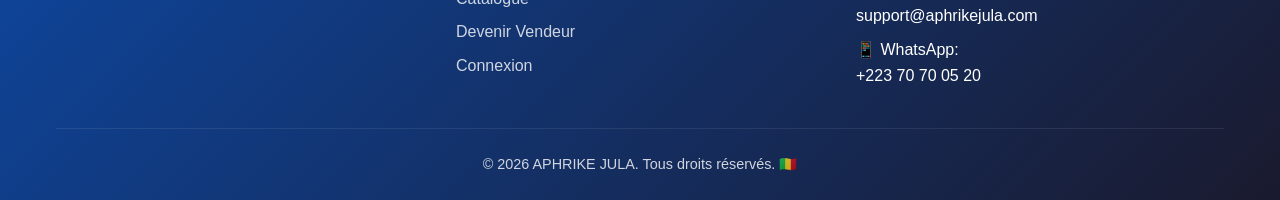
<file: static/vendeur.html>
<!DOCTYPE html>
<html lang="fr">
<head>
    <meta charset="UTF-8">
    <meta name="viewport" content="width=device-width, initial-scale=1.0">
    <title>Devenir Vendeur - APHRIKE JULA</title>
    <link rel="stylesheet" href="styles.css">
    <style>
        .seller-hero {
            background: linear-gradient(135deg, var(--primary-green) 0%, var(--secondary-teal) 100%);
            color: white;
            padding: 4rem 0;
            text-align: center;
        }
        .seller-hero h1 { font-size: 2.5rem; margin-bottom: var(--spacing-md); }
        .seller-hero p { font-size: 1.25rem; opacity: 0.95; max-width: 600px; margin: 0 auto; }
        .benefits-section { padding: var(--spacing-xl) 0; }
        .benefits-grid { display: grid; grid-template-columns: repeat(auto-fit, minmax(250px, 1fr)); gap: var(--spacing-lg); margin-bottom: var(--spacing-xl); }
        .benefit-card { background: white; padding: var(--spacing-lg); border-radius: var(--radius-lg); box-shadow: var(--shadow-md); text-align: center; transition: var(--transition-normal); }
        .benefit-card:hover { transform: translateY(-5px); box-shadow: var(--shadow-lg); }
        .benefit-icon { font-size: 3rem; margin-bottom: var(--spacing-md); }
        .benefit-title { font-size: 1.25rem; font-weight: 700; margin-bottom: var(--spacing-sm); color: var(--text-dark); }
        .benefit-desc { color: var(--text-gray); line-height: 1.6; }
        .pricing-section { background: var(--bg-light); padding: var(--spacing-xl) 0; }
        .pricing-cards { display: grid; grid-template-columns: repeat(auto-fit, minmax(300px, 1fr)); gap: var(--spacing-lg); max-width: 900px; margin: 0 auto; }
        .pricing-card { background: white; padding: var(--spacing-xl); border-radius: var(--radius-lg); box-shadow: var(--shadow-md); position: relative; }
        .pricing-card.premium { border: 3px solid var(--premium-gold); }
        .pricing-badge { position: absolute; top: -15px; right: 20px; background: var(--premium-gradient); color: white; padding: 0.5rem 1rem; border-radius: var(--radius-full); font-weight: 700; box-shadow: var(--shadow-md); }
        .pricing-title { font-size: 1.5rem; font-weight: 700; margin-bottom: var(--spacing-sm); color: var(--text-dark); }
        .pricing-price { font-size: 2.5rem; font-weight: 700; color: var(--primary-green); margin-bottom: var(--spacing-md); }
        .pricing-price span { font-size: 1rem; color: var(--text-gray); }
        .pricing-features { list-style: none; margin-bottom: var(--spacing-lg); }
        .pricing-features li { padding: 0.75rem 0; border-bottom: 1px solid var(--border-gray); display: flex; align-items: center; gap: 0.5rem; }
        .pricing-features li:last-child { border-bottom: none; }
        .steps-section { padding: var(--spacing-xl) 0; }
        .steps-grid { display: grid; grid-template-columns: repeat(auto-fit, minmax(200px, 1fr)); gap: var(--spacing-lg); }
        .step-card { text-align: center; }
        .step-number { width: 60px; height: 60px; background: var(--primary-green); color: white; border-radius: 50%; display: flex; align-items: center; justify-content: center; font-size: 1.5rem; font-weight: 700; margin: 0 auto var(--spacing-md); }
        .step-title { font-weight: 700; margin-bottom: 0.5rem; color: var(--text-dark); }
        .step-desc { color: var(--text-gray); }

        /* Code validation styles */
        .code-box {
            display: flex;
            gap: 0.75rem;
            justify-content: center;
            margin: 1.5rem 0;
        }
        .code-digit {
            width: 52px;
            height: 64px;
            border: 3px solid #1565C0;
            border-radius: 10px;
            font-size: 2rem;
            font-weight: 700;
            text-align: center;
            color: #1565C0;
            background: #E3F2FD;
            display: flex;
            align-items: center;
            justify-content: center;
        }
        .validation-section {
            display: none;
            background: white;
            border-radius: 12px;
            padding: 2rem;
            text-align: center;
            box-shadow: 0 4px 15px rgba(0,0,0,0.1);
        }
        .validation-section.active { display: block; }
        .whatsapp-btn {
            display: inline-flex;
            align-items: center;
            gap: 0.75rem;
            background: #25D366;
            color: white;
            padding: 1rem 2rem;
            border-radius: 100px;
            font-size: 1.1rem;
            font-weight: 700;
            text-decoration: none;
            margin: 1rem 0;
            box-shadow: 0 4px 12px rgba(37,211,102,0.3);
            transition: transform 0.2s;
        }
        .whatsapp-btn:hover { transform: translateY(-2px); }
        .code-input-row {
            display: flex;
            gap: 0.5rem;
            justify-content: center;
            margin: 1rem 0;
        }
        .code-input-digit {
            width: 48px;
            height: 56px;
            border: 2px solid #ddd;
            border-radius: 8px;
            font-size: 1.5rem;
            font-weight: 700;
            text-align: center;
            outline: none;
            transition: border-color 0.2s;
        }
        .code-input-digit:focus { border-color: #1565C0; }
        .timer-text { color: #E65100; font-weight: 600; font-size: 0.9rem; }

        @media (max-width: 768px) {
            .seller-hero { padding: 2rem 0; }
            .seller-hero h1 { font-size: 1.5rem; }
            .benefits-grid { grid-template-columns: 1fr; }
            .pricing-cards { grid-template-columns: 1fr; }
            .steps-grid { grid-template-columns: 1fr 1fr; }
            .code-digit { width: 40px; height: 52px; font-size: 1.5rem; }
            .code-input-digit { width: 40px; height: 48px; font-size: 1.25rem; }
        }
    </style>
</head>
<body>
    <nav class="aj-navbar" style="display:flex;align-items:center;gap:12px;padding:0 24px;height:56px;background:#1565C0;position:sticky;top:0;z-index:1000;box-shadow:0 2px 8px rgba(21,101,192,0.3);">
        <a href="index.html" class="aj-brand" style="display:flex;align-items:center;gap:10px;text-decoration:none;flex-shrink:0;">
            <div class="aj-logo">
                <svg viewBox="0 0 220 250" width="34" height="34" style="vertical-align:middle" xmlns="http://www.w3.org/2000/svg" aria-label="APHRIKE JULA"><path d="M 54,40 C 70,30 110,28 150,32 C 158,33 164,38 168,46 C 175,56 182,66 196,82 C 200,87 200,92 194,94 C 184,96 176,100 170,108 C 166,120 164,135 158,152 C 152,170 146,184 138,198 C 130,212 122,222 114,223 C 108,223 104,216 101,206 C 97,192 95,176 92,160 C 90,150 88,142 84,136 C 81,131 76,130 70,131 C 60,132 52,130 46,124 C 40,118 38,118 30,114 C 24,111 24,104 30,100 C 40,94 44,86 46,74 C 47,62 48,50 54,40 Z" fill="#EAF1FB" stroke="#0D3C82" stroke-width="2" stroke-linejoin="round"/><ellipse cx="160" cy="185" rx="7" ry="17" transform="rotate(-22 160 185)" fill="#EAF1FB" stroke="#0D3C82" stroke-width="1.6"/><g transform="translate(62,84)"><polygon points="0,-19 5.7,-6 19,-6 8,2.5 12.5,15.5 0,7.5 -12.5,15.5 -8,2.5 -19,-6 -5.7,-6" fill="#FFC400" stroke="#C77F00" stroke-width="1.5" stroke-linejoin="round"/><polygon points="0,-19 5.7,-6 0,-3" fill="#FFF3C4"/></g></svg>
            </div>
            <span style="font-size:17px;font-weight:600;color:#fff;letter-spacing:-0.01em;white-space:nowrap;">APHRIKE JULA</span>
        </a>
        <div style="display:flex;align-items:center;gap:10px;margin-left:auto;flex-shrink:0;">
            <a href="#inscription-vendeur" style="padding:8px 18px;border-radius:100px;font-size:14px;font-weight:600;border:none;cursor:pointer;background:#FFD700;color:#1565C0;text-decoration:none;">Devenir Vendeur</a>
            <a href="index.html" style="padding:7px 16px;border-radius:100px;font-size:14px;font-weight:500;cursor:pointer;background:transparent;color:#fff;border:1.5px solid rgba(255,255,255,0.5);text-decoration:none;">← Retour</a>
        </div>
    </nav>

    <!-- Hero -->
    <section class="seller-hero">
        <div class="container">
            <h1>🏪 Vendez vos Produits au Mali</h1>
            <p>Rejoignez la marketplace de confiance et développez votre business en toute sécurité avec Orange Money</p>
        </div>
    </section>

    <!-- Avantages -->
    <section class="benefits-section">
        <div class="container">
            <h2 class="section-title" style="text-align:center;">Pourquoi vendre sur APHRIKE JULA ?</h2>
            <div class="benefits-grid">
                <div class="benefit-card"><div class="benefit-icon">💰</div><div class="benefit-title">Commissions Réduites</div><div class="benefit-desc">Gardez plus d'argent sur chaque vente avec nos frais compétitifs</div></div>
                <div class="benefit-card"><div class="benefit-icon">🔒</div><div class="benefit-title">Paiements Sécurisés</div><div class="benefit-desc">Orange Money intégré pour des transactions rapides et sûres</div></div>
                <div class="benefit-card"><div class="benefit-icon">📱</div><div class="benefit-title">Dashboard Complet</div><div class="benefit-desc">Gérez vos produits, ventes et revenus en un seul endroit</div></div>
                <div class="benefit-card"><div class="benefit-icon"><svg viewBox="0 0 220 250" style="height:1.15em;width:auto;vertical-align:-0.22em;margin-right:3px" xmlns="http://www.w3.org/2000/svg" aria-label="APHRIKE JULA"><path d="M 54,40 C 70,30 110,28 150,32 C 158,33 164,38 168,46 C 175,56 182,66 196,82 C 200,87 200,92 194,94 C 184,96 176,100 170,108 C 166,120 164,135 158,152 C 152,170 146,184 138,198 C 130,212 122,222 114,223 C 108,223 104,216 101,206 C 97,192 95,176 92,160 C 90,150 88,142 84,136 C 81,131 76,130 70,131 C 60,132 52,130 46,124 C 40,118 38,118 30,114 C 24,111 24,104 30,100 C 40,94 44,86 46,74 C 47,62 48,50 54,40 Z" fill="#EAF1FB" stroke="#0D3C82" stroke-width="2" stroke-linejoin="round"/><ellipse cx="160" cy="185" rx="7" ry="17" transform="rotate(-22 160 185)" fill="#EAF1FB" stroke="#0D3C82" stroke-width="1.6"/><g transform="translate(62,84)"><polygon points="0,-19 5.7,-6 19,-6 8,2.5 12.5,15.5 0,7.5 -12.5,15.5 -8,2.5 -19,-6 -5.7,-6" fill="#FFC400" stroke="#C77F00" stroke-width="1.5" stroke-linejoin="round"/><polygon points="0,-19 5.7,-6 0,-3" fill="#FFF3C4"/></g></svg></div><div class="benefit-title">Badge Vérifié</div><div class="benefit-desc">Gagnez la confiance des acheteurs avec notre certification</div></div>
                <div class="benefit-card"><div class="benefit-icon">📊</div><div class="benefit-title">Statistiques Avancées</div><div class="benefit-desc">Suivez vos performances et optimisez vos ventes</div></div>
                <div class="benefit-card"><div class="benefit-icon">🤝</div><div class="benefit-title">Support Prioritaire</div><div class="benefit-desc">Notre équipe vous accompagne 7j/7 pour réussir</div></div>
            </div>
        </div>
    </section>

    <!-- Tarifs -->
    <section class="pricing-section">
        <div class="container">
            <h2 class="section-title" style="text-align:center;">Choisissez Votre Formule</h2>
            <div class="pricing-cards">
                <div class="pricing-card">
                    <div class="pricing-title">Basic</div>
                    <div class="pricing-price">5 000 FCFA<span>/mois</span></div>
                    <ul class="pricing-features">
                        <li>✅ Accès au catalogue</li>
                        <li>✅ Dashboard vendeur</li>
                        <li>✅ Jusqu'à 50 produits</li>
                        <li>✅ 50 photos par produit</li>
                        <li>✅ Paiements Orange Money</li>
                        <li>✅ Statistiques de base</li>
                        <li>✅ 1 000 FCFA bonus inscription</li>
                    </ul>
                    <a href="#inscription-vendeur" class="nav-btn primary" style="width:100%;text-align:center;display:block;">Commencer</a>
                </div>
                <div class="pricing-card premium">
                    <div class="pricing-badge"><svg viewBox="0 0 220 250" style="height:1.15em;width:auto;vertical-align:-0.22em;margin-right:3px" xmlns="http://www.w3.org/2000/svg" aria-label="APHRIKE JULA"><path d="M 54,40 C 70,30 110,28 150,32 C 158,33 164,38 168,46 C 175,56 182,66 196,82 C 200,87 200,92 194,94 C 184,96 176,100 170,108 C 166,120 164,135 158,152 C 152,170 146,184 138,198 C 130,212 122,222 114,223 C 108,223 104,216 101,206 C 97,192 95,176 92,160 C 90,150 88,142 84,136 C 81,131 76,130 70,131 C 60,132 52,130 46,124 C 40,118 38,118 30,114 C 24,111 24,104 30,100 C 40,94 44,86 46,74 C 47,62 48,50 54,40 Z" fill="#EAF1FB" stroke="#0D3C82" stroke-width="2" stroke-linejoin="round"/><ellipse cx="160" cy="185" rx="7" ry="17" transform="rotate(-22 160 185)" fill="#EAF1FB" stroke="#0D3C82" stroke-width="1.6"/><g transform="translate(62,84)"><polygon points="0,-19 5.7,-6 19,-6 8,2.5 12.5,15.5 0,7.5 -12.5,15.5 -8,2.5 -19,-6 -5.7,-6" fill="#FFC400" stroke="#C77F00" stroke-width="1.5" stroke-linejoin="round"/><polygon points="0,-19 5.7,-6 0,-3" fill="#FFF3C4"/></g></svg> RECOMMANDÉ</div>
                    <div class="pricing-title">Premium</div>
                    <div class="pricing-price">10 000 FCFA<span>/mois</span></div>
                    <ul class="pricing-features">
                        <li>✅ <strong>Tout Basic +</strong></li>
                        <li><svg viewBox="0 0 220 250" style="height:1.15em;width:auto;vertical-align:-0.22em;margin-right:3px" xmlns="http://www.w3.org/2000/svg" aria-label="APHRIKE JULA"><path d="M 54,40 C 70,30 110,28 150,32 C 158,33 164,38 168,46 C 175,56 182,66 196,82 C 200,87 200,92 194,94 C 184,96 176,100 170,108 C 166,120 164,135 158,152 C 152,170 146,184 138,198 C 130,212 122,222 114,223 C 108,223 104,216 101,206 C 97,192 95,176 92,160 C 90,150 88,142 84,136 C 81,131 76,130 70,131 C 60,132 52,130 46,124 C 40,118 38,118 30,114 C 24,111 24,104 30,100 C 40,94 44,86 46,74 C 47,62 48,50 54,40 Z" fill="#EAF1FB" stroke="#0D3C82" stroke-width="2" stroke-linejoin="round"/><ellipse cx="160" cy="185" rx="7" ry="17" transform="rotate(-22 160 185)" fill="#EAF1FB" stroke="#0D3C82" stroke-width="1.6"/><g transform="translate(62,84)"><polygon points="0,-19 5.7,-6 19,-6 8,2.5 12.5,15.5 0,7.5 -12.5,15.5 -8,2.5 -19,-6 -5.7,-6" fill="#FFC400" stroke="#C77F00" stroke-width="1.5" stroke-linejoin="round"/><polygon points="0,-19 5.7,-6 0,-3" fill="#FFF3C4"/></g></svg> <strong>Badge "Vérifié"</strong></li>
                        <li><svg viewBox="0 0 220 250" style="height:1.15em;width:auto;vertical-align:-0.22em;margin-right:3px" xmlns="http://www.w3.org/2000/svg" aria-label="APHRIKE JULA"><path d="M 54,40 C 70,30 110,28 150,32 C 158,33 164,38 168,46 C 175,56 182,66 196,82 C 200,87 200,92 194,94 C 184,96 176,100 170,108 C 166,120 164,135 158,152 C 152,170 146,184 138,198 C 130,212 122,222 114,223 C 108,223 104,216 101,206 C 97,192 95,176 92,160 C 90,150 88,142 84,136 C 81,131 76,130 70,131 C 60,132 52,130 46,124 C 40,118 38,118 30,114 C 24,111 24,104 30,100 C 40,94 44,86 46,74 C 47,62 48,50 54,40 Z" fill="#EAF1FB" stroke="#0D3C82" stroke-width="2" stroke-linejoin="round"/><ellipse cx="160" cy="185" rx="7" ry="17" transform="rotate(-22 160 185)" fill="#EAF1FB" stroke="#0D3C82" stroke-width="1.6"/><g transform="translate(62,84)"><polygon points="0,-19 5.7,-6 19,-6 8,2.5 12.5,15.5 0,7.5 -12.5,15.5 -8,2.5 -19,-6 -5.7,-6" fill="#FFC400" stroke="#C77F00" stroke-width="1.5" stroke-linejoin="round"/><polygon points="0,-19 5.7,-6 0,-3" fill="#FFF3C4"/></g></svg> <strong>Photos illimitées</strong></li>
                        <li><svg viewBox="0 0 220 250" style="height:1.15em;width:auto;vertical-align:-0.22em;margin-right:3px" xmlns="http://www.w3.org/2000/svg" aria-label="APHRIKE JULA"><path d="M 54,40 C 70,30 110,28 150,32 C 158,33 164,38 168,46 C 175,56 182,66 196,82 C 200,87 200,92 194,94 C 184,96 176,100 170,108 C 166,120 164,135 158,152 C 152,170 146,184 138,198 C 130,212 122,222 114,223 C 108,223 104,216 101,206 C 97,192 95,176 92,160 C 90,150 88,142 84,136 C 81,131 76,130 70,131 C 60,132 52,130 46,124 C 40,118 38,118 30,114 C 24,111 24,104 30,100 C 40,94 44,86 46,74 C 47,62 48,50 54,40 Z" fill="#EAF1FB" stroke="#0D3C82" stroke-width="2" stroke-linejoin="round"/><ellipse cx="160" cy="185" rx="7" ry="17" transform="rotate(-22 160 185)" fill="#EAF1FB" stroke="#0D3C82" stroke-width="1.6"/><g transform="translate(62,84)"><polygon points="0,-19 5.7,-6 19,-6 8,2.5 12.5,15.5 0,7.5 -12.5,15.5 -8,2.5 -19,-6 -5.7,-6" fill="#FFC400" stroke="#C77F00" stroke-width="1.5" stroke-linejoin="round"/><polygon points="0,-19 5.7,-6 0,-3" fill="#FFF3C4"/></g></svg> <strong>Produits illimités</strong></li>
                        <li><svg viewBox="0 0 220 250" style="height:1.15em;width:auto;vertical-align:-0.22em;margin-right:3px" xmlns="http://www.w3.org/2000/svg" aria-label="APHRIKE JULA"><path d="M 54,40 C 70,30 110,28 150,32 C 158,33 164,38 168,46 C 175,56 182,66 196,82 C 200,87 200,92 194,94 C 184,96 176,100 170,108 C 166,120 164,135 158,152 C 152,170 146,184 138,198 C 130,212 122,222 114,223 C 108,223 104,216 101,206 C 97,192 95,176 92,160 C 90,150 88,142 84,136 C 81,131 76,130 70,131 C 60,132 52,130 46,124 C 40,118 38,118 30,114 C 24,111 24,104 30,100 C 40,94 44,86 46,74 C 47,62 48,50 54,40 Z" fill="#EAF1FB" stroke="#0D3C82" stroke-width="2" stroke-linejoin="round"/><ellipse cx="160" cy="185" rx="7" ry="17" transform="rotate(-22 160 185)" fill="#EAF1FB" stroke="#0D3C82" stroke-width="1.6"/><g transform="translate(62,84)"><polygon points="0,-19 5.7,-6 19,-6 8,2.5 12.5,15.5 0,7.5 -12.5,15.5 -8,2.5 -19,-6 -5.7,-6" fill="#FFC400" stroke="#C77F00" stroke-width="1.5" stroke-linejoin="round"/><polygon points="0,-19 5.7,-6 0,-3" fill="#FFF3C4"/></g></svg> <strong>Top du catalogue</strong></li>
                        <li><svg viewBox="0 0 220 250" style="height:1.15em;width:auto;vertical-align:-0.22em;margin-right:3px" xmlns="http://www.w3.org/2000/svg" aria-label="APHRIKE JULA"><path d="M 54,40 C 70,30 110,28 150,32 C 158,33 164,38 168,46 C 175,56 182,66 196,82 C 200,87 200,92 194,94 C 184,96 176,100 170,108 C 166,120 164,135 158,152 C 152,170 146,184 138,198 C 130,212 122,222 114,223 C 108,223 104,216 101,206 C 97,192 95,176 92,160 C 90,150 88,142 84,136 C 81,131 76,130 70,131 C 60,132 52,130 46,124 C 40,118 38,118 30,114 C 24,111 24,104 30,100 C 40,94 44,86 46,74 C 47,62 48,50 54,40 Z" fill="#EAF1FB" stroke="#0D3C82" stroke-width="2" stroke-linejoin="round"/><ellipse cx="160" cy="185" rx="7" ry="17" transform="rotate(-22 160 185)" fill="#EAF1FB" stroke="#0D3C82" stroke-width="1.6"/><g transform="translate(62,84)"><polygon points="0,-19 5.7,-6 19,-6 8,2.5 12.5,15.5 0,7.5 -12.5,15.5 -8,2.5 -19,-6 -5.7,-6" fill="#FFC400" stroke="#C77F00" stroke-width="1.5" stroke-linejoin="round"/><polygon points="0,-19 5.7,-6 0,-3" fill="#FFF3C4"/></g></svg> <strong>Commission réduite</strong></li>
                        <li><svg viewBox="0 0 220 250" style="height:1.15em;width:auto;vertical-align:-0.22em;margin-right:3px" xmlns="http://www.w3.org/2000/svg" aria-label="APHRIKE JULA"><path d="M 54,40 C 70,30 110,28 150,32 C 158,33 164,38 168,46 C 175,56 182,66 196,82 C 200,87 200,92 194,94 C 184,96 176,100 170,108 C 166,120 164,135 158,152 C 152,170 146,184 138,198 C 130,212 122,222 114,223 C 108,223 104,216 101,206 C 97,192 95,176 92,160 C 90,150 88,142 84,136 C 81,131 76,130 70,131 C 60,132 52,130 46,124 C 40,118 38,118 30,114 C 24,111 24,104 30,100 C 40,94 44,86 46,74 C 47,62 48,50 54,40 Z" fill="#EAF1FB" stroke="#0D3C82" stroke-width="2" stroke-linejoin="round"/><ellipse cx="160" cy="185" rx="7" ry="17" transform="rotate(-22 160 185)" fill="#EAF1FB" stroke="#0D3C82" stroke-width="1.6"/><g transform="translate(62,84)"><polygon points="0,-19 5.7,-6 19,-6 8,2.5 12.5,15.5 0,7.5 -12.5,15.5 -8,2.5 -19,-6 -5.7,-6" fill="#FFC400" stroke="#C77F00" stroke-width="1.5" stroke-linejoin="round"/><polygon points="0,-19 5.7,-6 0,-3" fill="#FFF3C4"/></g></svg> <strong>Support prioritaire 24/7</strong></li>
                        <li>✅ 1 000 FCFA bonus inscription</li>
                    </ul>
                    <a href="#inscription-vendeur" class="nav-btn primary" style="width:100%;text-align:center;display:block;background:var(--primary-orange);">Devenir Premium</a>
                </div>
            </div>
        </div>
    </section>

    <!-- Comment ça marche -->
    <section class="steps-section">
        <div class="container">
            <h2 class="section-title" style="text-align:center;">Comment ça marche ?</h2>
            <div class="steps-grid">
                <div class="step-card"><div class="step-number">1</div><div class="step-title">Inscrivez-vous</div><div class="step-desc">Créez votre compte vendeur en 2 minutes</div></div>
                <div class="step-card"><div class="step-number">2</div><div class="step-title">Validez par WhatsApp</div><div class="step-desc">Confirmez votre identité avec un code de sécurité</div></div>
                <div class="step-card"><div class="step-number">3</div><div class="step-title">Ajoutez vos produits</div><div class="step-desc">Photos, descriptions, prix - c'est simple !</div></div>
                <div class="step-card"><div class="step-number">4</div><div class="step-title">Recevez l'argent</div><div class="step-desc">Paiement direct sur Orange Money</div></div>
            </div>
        </div>
    </section>

    <!-- Inscription -->
    <section id="inscription-vendeur" style="padding:var(--spacing-xl) 0;background:#f8f9fa;">
        <div class="container" style="max-width:800px;margin:0 auto;">

            <!-- Formulaire inscription -->
            <div id="formSection" style="background:white;padding:2rem;border-radius:12px;box-shadow:0 4px 15px rgba(0,0,0,0.05);">
                <h2 style="text-align:center;margin-bottom:2rem;color:#1565C0;">Rejoignez APHRIKE JULA en tant que Vendeur</h2>

                <div id="vendorErrorMessage" style="display:none;color:white;background:#dc3545;padding:10px;border-radius:5px;margin-bottom:15px;"></div>
                <div id="vendorSuccessMessage" style="display:none;color:white;background:#28a745;padding:10px;border-radius:5px;margin-bottom:15px;"></div>

                <form id="vendorRegisterForm" onsubmit="handleVendorRegister(event)">
                    <div style="display:grid;grid-template-columns:1fr 1fr;gap:1rem;margin-bottom:1rem;">
                        <div><label>Nom *</label><input type="text" id="vNom" required style="width:100%;padding:10px;border:1px solid #ddd;border-radius:5px;box-sizing:border-box;"></div>
                        <div><label>Prénom *</label><input type="text" id="vPrenom" required style="width:100%;padding:10px;border:1px solid #ddd;border-radius:5px;box-sizing:border-box;"></div>
                    </div>
                    <div style="margin-bottom:1rem;">
                        <label>Nom de la Boutique *</label>
                        <input type="text" id="vBoutique" required style="width:100%;padding:10px;border:1px solid #ddd;border-radius:5px;box-sizing:border-box;">
                    </div>
                    <div style="display:grid;grid-template-columns:1fr 1fr;gap:1rem;margin-bottom:1rem;">
                        <div><label>Téléphone WhatsApp (8 chiffres) *</label><input type="tel" id="vTelephone" pattern="[0-9]{8}" required style="width:100%;padding:10px;border:1px solid #ddd;border-radius:5px;box-sizing:border-box;"></div>
                        <div><label>Mot de passe *</label><input type="password" id="vPassword" required minlength="6" style="width:100%;padding:10px;border:1px solid #ddd;border-radius:5px;box-sizing:border-box;"></div>
                    </div>
                    <button type="submit" id="vendorRegisterBtn" style="width:100%;padding:14px;background:#FFD700;color:#1565C0;font-weight:bold;font-size:1.05rem;border:none;border-radius:8px;cursor:pointer;">
                        🔐 Créer mon Compte Vendeur
                    </button>
                    <p style="text-align:center;margin-top:1rem;font-size:0.9rem;">
                        <span style="color:#666;">🔒 Votre compte sera validé par code WhatsApp</span>
                    </p>
                    <p style="text-align:center;margin-top:0.5rem;">Déjà vendeur ? <a href="connexion.html">Connectez-vous ici</a></p>
                </form>
            </div>

            <!-- Section validation code -->
            <div id="validationSection" class="validation-section" style="margin-top:1rem;">
                <div style="font-size:3rem;margin-bottom:1rem;">🔐</div>
                <h2 style="color:#1565C0;margin-bottom:0.5rem;">Validez votre compte</h2>
                <p style="color:#666;margin-bottom:1.5rem;">Votre compte a été créé ! Envoyez ce code sur WhatsApp pour l'activer.</p>

                <!-- Affichage du code généré -->
                <div style="background:#E3F2FD;border-radius:12px;padding:1.5rem;margin-bottom:1.5rem;">
                    <p style="font-weight:600;color:#1565C0;margin-bottom:0.75rem;">Votre code de validation :</p>
                    <div class="code-box" id="codeDisplay"></div>
                    <p style="font-size:0.85rem;color:#666;margin-top:0.75rem;">Valable 30 minutes · <span id="timerDisplay" class="timer-text"></span></p>
                </div>

                <!-- Étapes -->
                <div style="background:#f8f9fa;border-radius:10px;padding:1.25rem;margin-bottom:1.5rem;text-align:left;">
                    <p style="font-weight:700;margin-bottom:0.75rem;">📋 Comment valider ?</p>
                    <p style="margin-bottom:0.5rem;">1️⃣ Cliquez sur le bouton WhatsApp ci-dessous</p>
                    <p style="margin-bottom:0.5rem;">2️⃣ Le message avec votre code sera pré-rempli</p>
                    <p style="margin-bottom:0.5rem;">3️⃣ Envoyez-le à notre équipe APHRIKE JULA</p>
                    <p>4️⃣ Votre compte sera activé dans les plus brefs délais</p>
                </div>

                <!-- Bouton WhatsApp -->
                <a id="whatsappValidationBtn" href="#" target="_blank" class="whatsapp-btn">
                    <svg width="24" height="24" viewBox="0 0 24 24" fill="white"><path d="M17.472 14.382c-.297-.149-1.758-.867-2.03-.967-.273-.099-.471-.148-.67.15-.197.297-.767.966-.94 1.164-.173.199-.347.223-.644.075-.297-.15-1.255-.463-2.39-1.475-.883-.788-1.48-1.761-1.653-2.059-.173-.297-.018-.458.13-.606.134-.133.298-.347.446-.52.149-.174.198-.298.298-.497.099-.198.05-.371-.025-.52-.075-.149-.669-1.612-.916-2.207-.242-.579-.487-.5-.669-.51-.173-.008-.371-.01-.57-.01-.198 0-.52.074-.792.372-.272.297-1.04 1.016-1.04 2.479 0 1.462 1.065 2.875 1.213 3.074.149.198 2.096 3.2 5.077 4.487.709.306 1.262.489 1.694.625.712.227 1.36.195 1.871.118.571-.085 1.758-.719 2.006-1.413.248-.694.248-1.289.173-1.413-.074-.124-.272-.198-.57-.347m-5.421 7.403h-.004a9.87 9.87 0 01-5.031-1.378l-.361-.214-3.741.982.998-3.648-.235-.374a9.86 9.86 0 01-1.51-5.26c.001-5.45 4.436-9.884 9.888-9.884 2.64 0 5.122 1.03 6.988 2.898a9.825 9.825 0 012.893 6.994c-.003 5.45-4.437 9.884-9.885 9.884m8.413-18.297A11.815 11.815 0 0012.05 0C5.495 0 .16 5.335.157 11.892c0 2.096.547 4.142 1.588 5.945L.057 24l6.305-1.654a11.882 11.882 0 005.683 1.448h.005c6.554 0 11.89-5.335 11.893-11.893a11.821 11.821 0 00-3.48-8.413z"/></svg>
                    Envoyer le code sur WhatsApp
                </a>

                <p style="color:#666;font-size:0.85rem;margin-top:1rem;">
                    Vous n'avez pas reçu de confirmation ? 
                    <a href="mailto:support@aphrikejula.com" style="color:#1565C0;">support@aphrikejula.com</a>
                </p>

                <div style="margin-top:1.5rem;padding-top:1.5rem;border-top:1px solid #eee;">
                    <p style="font-weight:600;margin-bottom:0.5rem;">Déjà validé par notre équipe ?</p>
                    <a href="connexion.html" style="display:inline-block;padding:10px 24px;background:#1565C0;color:white;border-radius:8px;text-decoration:none;font-weight:600;">Se connecter →</a>
                </div>
            </div>

        </div>
    </section>

    <script>
        const API_BASE_URL = 'https://web-production-8f94.up.railway.app';
        const APHRIKE_WHATSAPP = '22370700520';
        let validationCode = '';
        let timerInterval = null;

        function generateCode() {
            return Math.floor(100000 + Math.random() * 900000).toString();
        }

        function displayCode(code) {
            const container = document.getElementById('codeDisplay');
            container.innerHTML = code.split('').map(digit =>
                `<div class="code-digit">${digit}</div>`
            ).join('');
        }

        function startTimer(minutes) {
            let seconds = minutes * 60;
            const display = document.getElementById('timerDisplay');
            timerInterval = setInterval(() => {
                const m = Math.floor(seconds / 60);
                const s = seconds % 60;
                display.textContent = `⏱️ Expire dans ${m}:${s.toString().padStart(2,'0')}`;
                if (seconds <= 0) {
                    clearInterval(timerInterval);
                    display.textContent = '❌ Code expiré - Veuillez vous réinscrire';
                }
                seconds--;
            }, 1000);
        }

        function setWhatsAppLink(nom, prenom, telephone, code) {
            const message = encodeURIComponent(
                `🔐 VALIDATION COMPTE VENDEUR - APHRIKE JULA\n\n` +
                `Nom : ${nom} ${prenom}\n` +
                `Téléphone : ${telephone}\n` +
                `Code de validation : ${code}\n\n` +
                `Merci de valider mon compte vendeur.`
            );
            document.getElementById('whatsappValidationBtn').href = `https://wa.me/${APHRIKE_WHATSAPP}?text=${message}`;
        }

        async function handleVendorRegister(event) {
            event.preventDefault();
            const btn = document.getElementById('vendorRegisterBtn');
            const errDiv = document.getElementById('vendorErrorMessage');
            const succDiv = document.getElementById('vendorSuccessMessage');

            errDiv.style.display = 'none';
            succDiv.style.display = 'none';
            btn.disabled = true;
            btn.textContent = 'Inscription en cours...';

            const nom = document.getElementById('vNom').value;
            const prenom = document.getElementById('vPrenom').value;
            const telephone = document.getElementById('vTelephone').value;

            try {
                const response = await fetch(`${API_BASE_URL}/api/auth/register`, {
                    method: 'POST',
                    headers: { 'Content-Type': 'application/json' },
                    body: JSON.stringify({
                        nom: nom,
                        prenom: prenom,
                        telephone: telephone,
                        mot_de_passe: document.getElementById('vPassword').value,
                        nom_boutique: document.getElementById('vBoutique').value,
                        role: 'vendeur'
                    })
                });

                const data = await response.json();

                if (response.ok) {
                    // Sauvegarder le token (compte en attente)
                    localStorage.setItem('token', data.access_token);
                    localStorage.setItem('user', JSON.stringify(data.user));

                    // Générer le code de validation
                    validationCode = generateCode();

                    // Afficher la section validation
                    document.getElementById('formSection').style.display = 'none';
                    document.getElementById('validationSection').classList.add('active');

                    // Afficher le code
                    displayCode(validationCode);

                    // Démarrer le timer 30 min
                    startTimer(30);

                    // Préparer le lien WhatsApp
                    setWhatsAppLink(nom, prenom, telephone, validationCode);

                    // Scroll vers la validation
                    document.getElementById('validationSection').scrollIntoView({behavior: 'smooth'});

                } else {
                    errDiv.textContent = data.detail || "Erreur d'inscription";
                    errDiv.style.display = 'block';
                }
            } catch (error) {
                errDiv.textContent = "Erreur de connexion au serveur.";
                errDiv.style.display = 'block';
            } finally {
                btn.disabled = false;
                btn.textContent = '🔐 Créer mon Compte Vendeur';
            }
        }
    </script>

    <!-- Footer -->
    <footer class="footer">
        <div class="container">
            <div class="footer-content">
                <div class="footer-section">
                    <h3><svg viewBox="0 0 220 250" style="height:1.15em;width:auto;vertical-align:-0.22em;margin-right:3px" xmlns="http://www.w3.org/2000/svg" aria-label="APHRIKE JULA"><path d="M 54,40 C 70,30 110,28 150,32 C 158,33 164,38 168,46 C 175,56 182,66 196,82 C 200,87 200,92 194,94 C 184,96 176,100 170,108 C 166,120 164,135 158,152 C 152,170 146,184 138,198 C 130,212 122,222 114,223 C 108,223 104,216 101,206 C 97,192 95,176 92,160 C 90,150 88,142 84,136 C 81,131 76,130 70,131 C 60,132 52,130 46,124 C 40,118 38,118 30,114 C 24,111 24,104 30,100 C 40,94 44,86 46,74 C 47,62 48,50 54,40 Z" fill="#EAF1FB" stroke="#0D3C82" stroke-width="2" stroke-linejoin="round"/><ellipse cx="160" cy="185" rx="7" ry="17" transform="rotate(-22 160 185)" fill="#EAF1FB" stroke="#0D3C82" stroke-width="1.6"/><g transform="translate(62,84)"><polygon points="0,-19 5.7,-6 19,-6 8,2.5 12.5,15.5 0,7.5 -12.5,15.5 -8,2.5 -19,-6 -5.7,-6" fill="#FFC400" stroke="#C77F00" stroke-width="1.5" stroke-linejoin="round"/><polygon points="0,-19 5.7,-6 0,-3" fill="#FFF3C4"/></g></svg> APHRIKE JULA</h3>
                    <p>La marketplace de confiance du Mali. Achetez et vendez en toute sécurité avec Orange Money.</p>
                </div>
                <div class="footer-section">
                    <h3>Liens Rapides</h3>
                    <a href="index.html">Accueil</a>
                    <a href="catalogue.html">Catalogue</a>
                    <a href="vendre.html">Devenir Vendeur</a>
                    <a href="connexion.html">Connexion</a>
                </div>
                <div class="footer-section">
                    <h3>Contact</h3>
                    <p>📍 Bamako, Mali</p>
                    <p>📧 <a href="mailto:support@aphrikejula.com" style="color:inherit;">support@aphrikejula.com</a></p>
                    <p>📱 WhatsApp: <a href="https://wa.me/22370700520" style="color:inherit;">+223 70 70 05 20</a></p>
                </div>
            </div>
            <div class="footer-bottom">
                <p>&copy; 2026 APHRIKE JULA. Tous droits réservés. 🇲🇱</p>
            </div>
        </div>
    </footer>
</body>
</html>
</file>
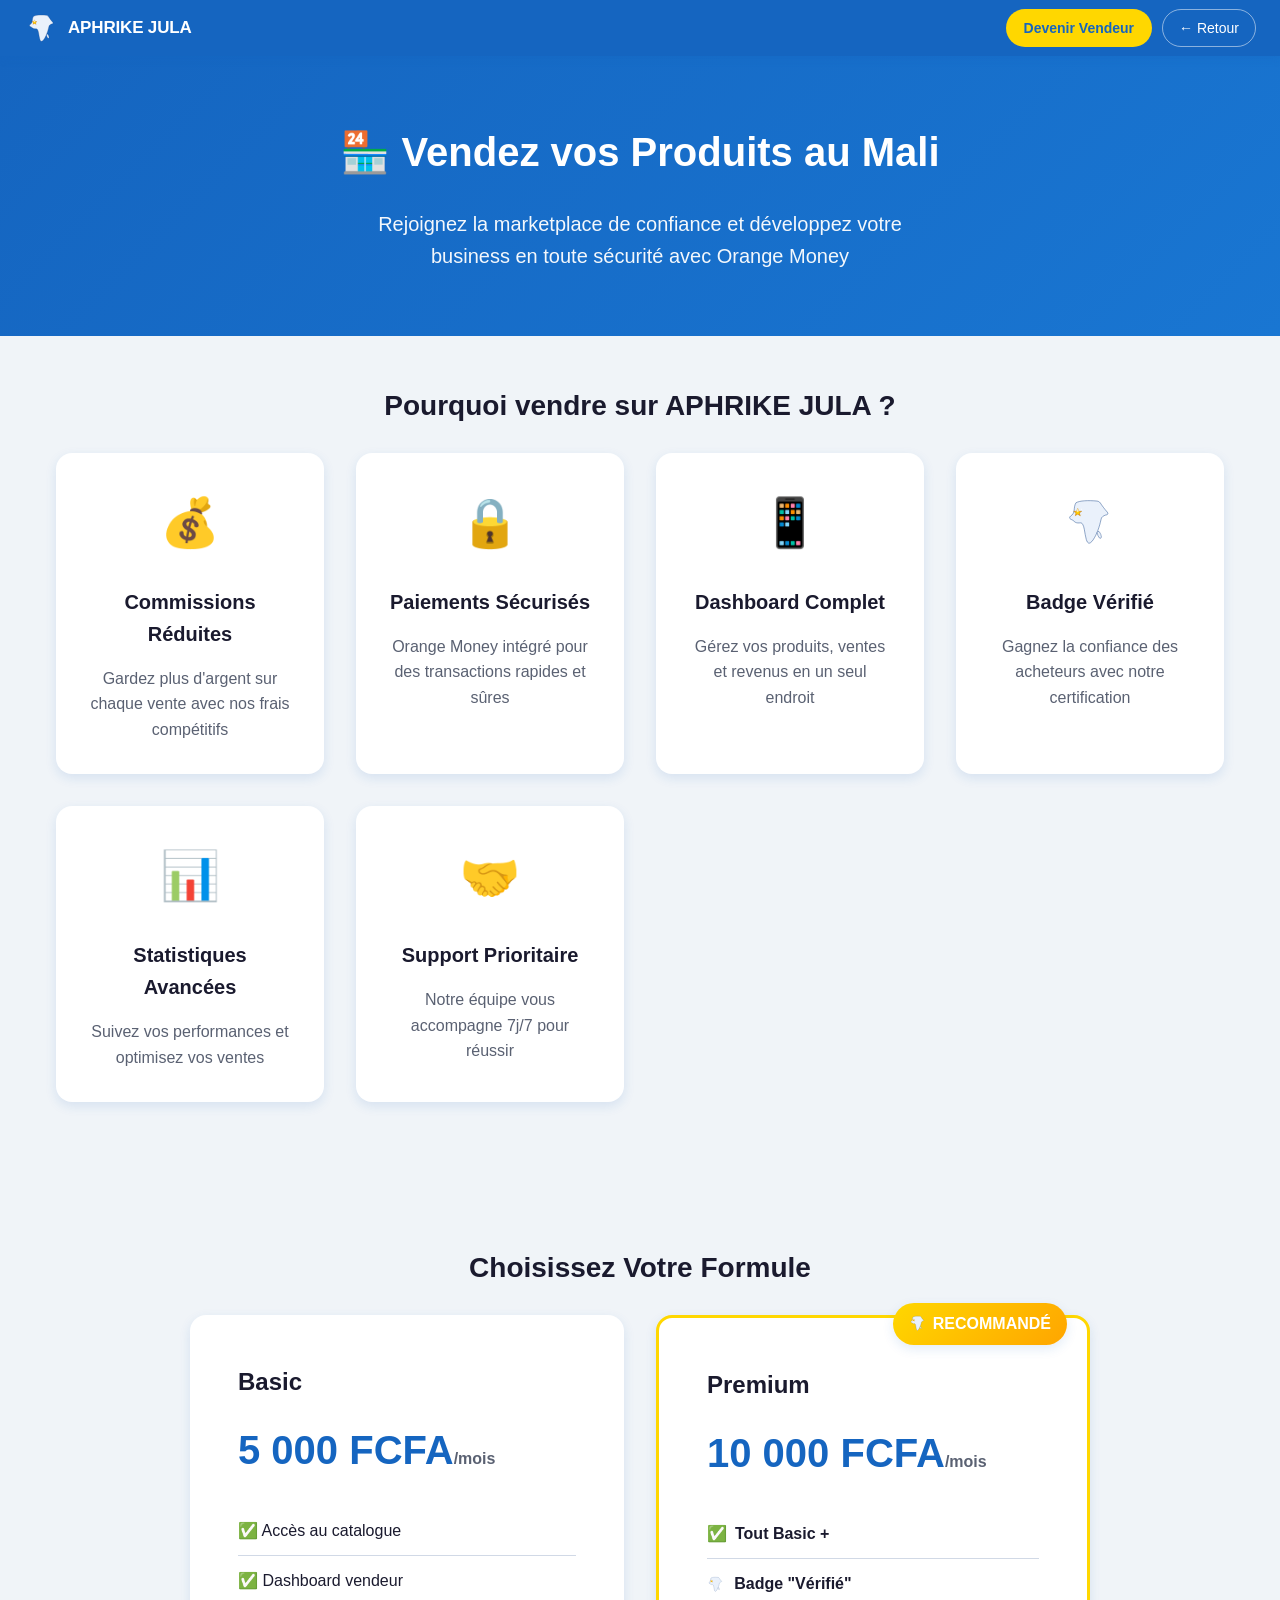
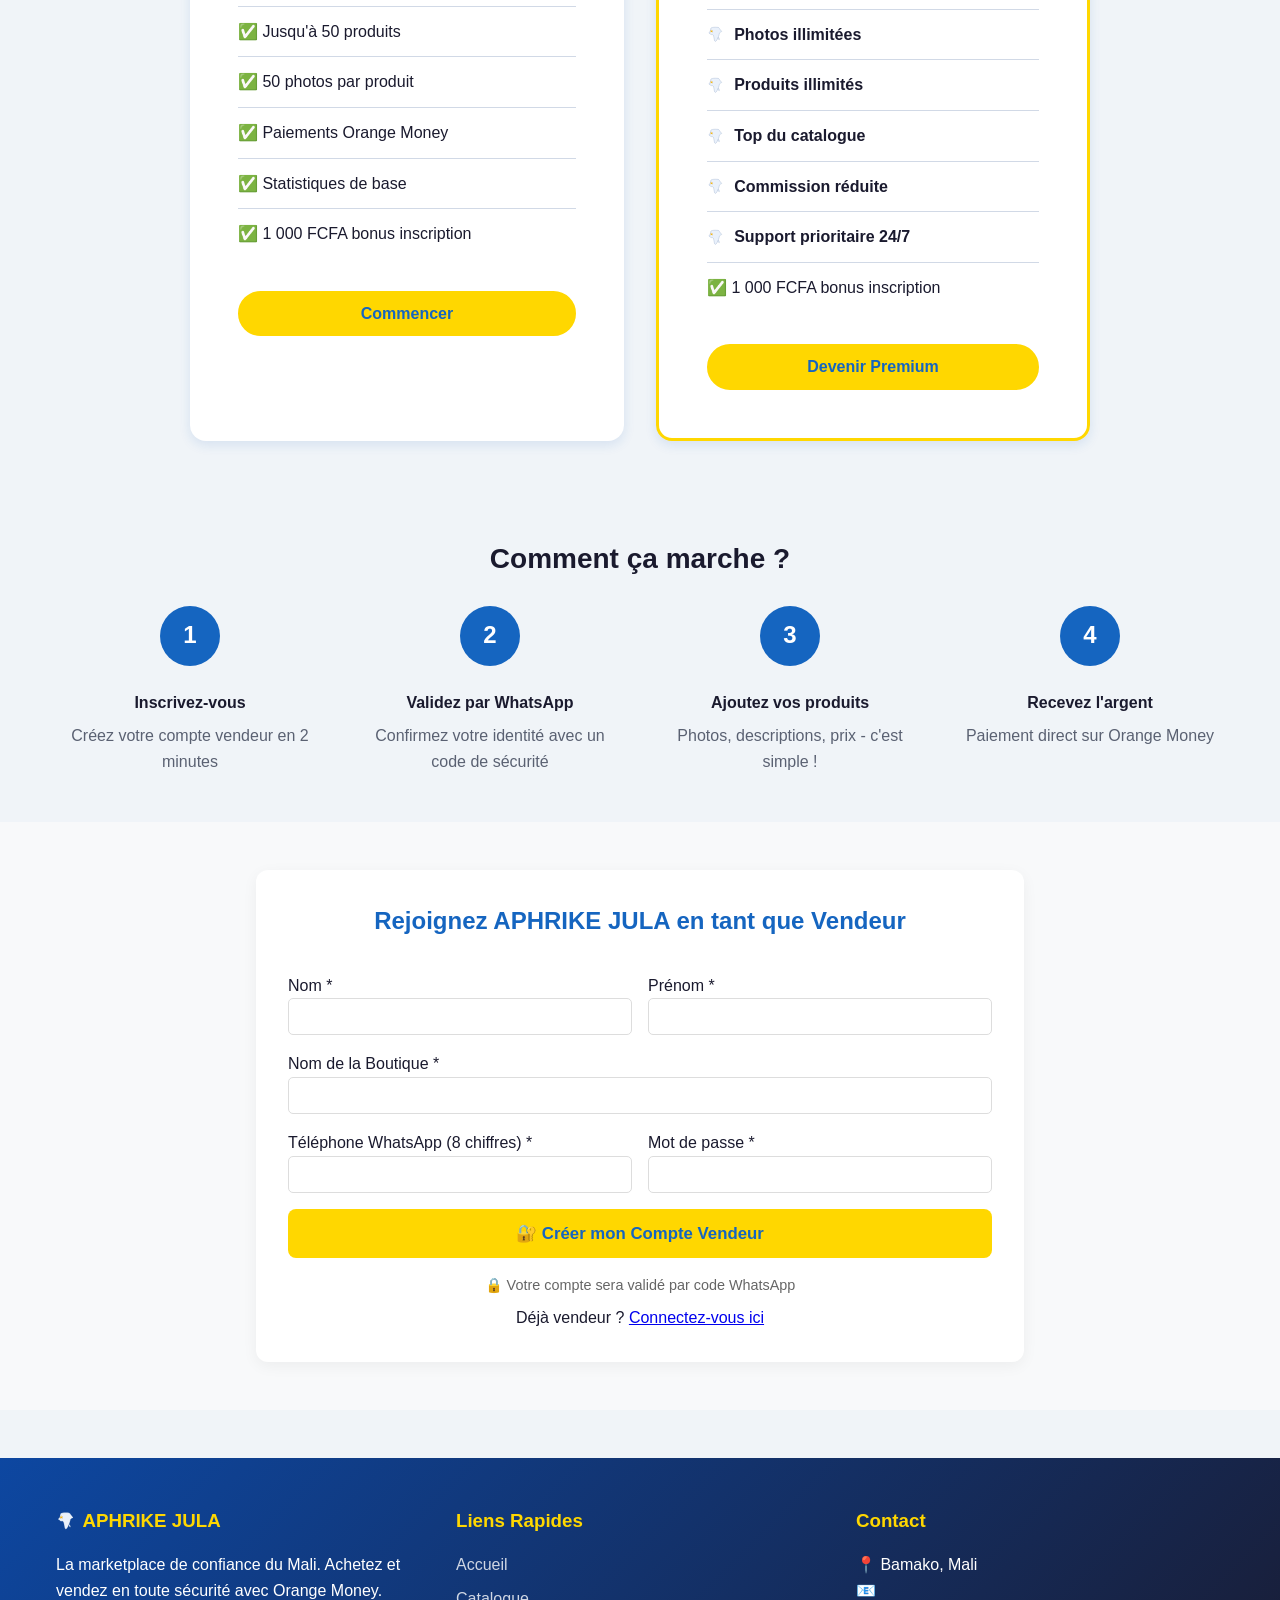
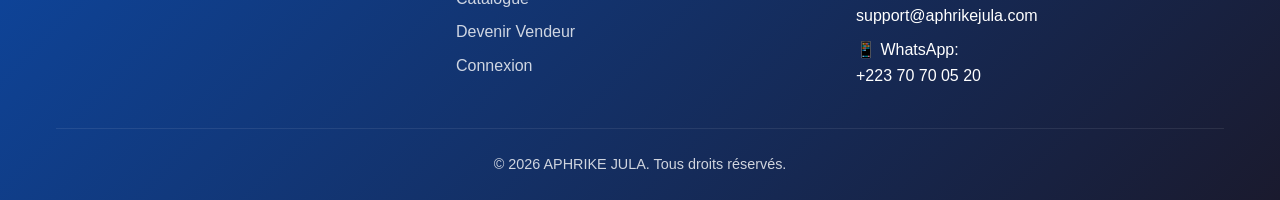
<file: static/vendre.html>
<!DOCTYPE html>
<html lang="fr">
<head>
    <meta charset="UTF-8">
    <meta name="viewport" content="width=device-width, initial-scale=1.0">
    <title>Devenir Vendeur - APHRIKE JULA</title>
    <link rel="stylesheet" href="styles.css">
    <style>
        .seller-hero {
            background: linear-gradient(135deg, var(--primary-green) 0%, var(--secondary-teal) 100%);
            color: white;
            padding: 4rem 0;
            text-align: center;
        }
        .seller-hero h1 { font-size: 2.5rem; margin-bottom: var(--spacing-md); }
        .seller-hero p { font-size: 1.25rem; opacity: 0.95; max-width: 600px; margin: 0 auto; }
        .benefits-section { padding: var(--spacing-xl) 0; }
        .benefits-grid { display: grid; grid-template-columns: repeat(auto-fit, minmax(250px, 1fr)); gap: var(--spacing-lg); margin-bottom: var(--spacing-xl); }
        .benefit-card { background: white; padding: var(--spacing-lg); border-radius: var(--radius-lg); box-shadow: var(--shadow-md); text-align: center; transition: var(--transition-normal); }
        .benefit-card:hover { transform: translateY(-5px); box-shadow: var(--shadow-lg); }
        .benefit-icon { font-size: 3rem; margin-bottom: var(--spacing-md); }
        .benefit-title { font-size: 1.25rem; font-weight: 700; margin-bottom: var(--spacing-sm); color: var(--text-dark); }
        .benefit-desc { color: var(--text-gray); line-height: 1.6; }
        .pricing-section { background: var(--bg-light); padding: var(--spacing-xl) 0; }
        .pricing-cards { display: grid; grid-template-columns: repeat(auto-fit, minmax(300px, 1fr)); gap: var(--spacing-lg); max-width: 900px; margin: 0 auto; }
        .pricing-card { background: white; padding: var(--spacing-xl); border-radius: var(--radius-lg); box-shadow: var(--shadow-md); position: relative; }
        .pricing-card.premium { border: 3px solid var(--premium-gold); }
        .pricing-badge { position: absolute; top: -15px; right: 20px; background: var(--premium-gradient); color: white; padding: 0.5rem 1rem; border-radius: var(--radius-full); font-weight: 700; box-shadow: var(--shadow-md); }
        .pricing-title { font-size: 1.5rem; font-weight: 700; margin-bottom: var(--spacing-sm); color: var(--text-dark); }
        .pricing-price { font-size: 2.5rem; font-weight: 700; color: var(--primary-green); margin-bottom: var(--spacing-md); }
        .pricing-price span { font-size: 1rem; color: var(--text-gray); }
        .pricing-features { list-style: none; margin-bottom: var(--spacing-lg); }
        .pricing-features li { padding: 0.75rem 0; border-bottom: 1px solid var(--border-gray); display: flex; align-items: center; gap: 0.5rem; }
        .pricing-features li:last-child { border-bottom: none; }
        .steps-section { padding: var(--spacing-xl) 0; }
        .steps-grid { display: grid; grid-template-columns: repeat(auto-fit, minmax(200px, 1fr)); gap: var(--spacing-lg); }
        .step-card { text-align: center; }
        .step-number { width: 60px; height: 60px; background: var(--primary-green); color: white; border-radius: 50%; display: flex; align-items: center; justify-content: center; font-size: 1.5rem; font-weight: 700; margin: 0 auto var(--spacing-md); }
        .step-title { font-weight: 700; margin-bottom: 0.5rem; color: var(--text-dark); }
        .step-desc { color: var(--text-gray); }

        /* Code validation styles */
        .code-box {
            display: flex;
            gap: 0.75rem;
            justify-content: center;
            margin: 1.5rem 0;
        }
        .code-digit {
            width: 52px;
            height: 64px;
            border: 3px solid #1565C0;
            border-radius: 10px;
            font-size: 2rem;
            font-weight: 700;
            text-align: center;
            color: #1565C0;
            background: #E3F2FD;
            display: flex;
            align-items: center;
            justify-content: center;
        }
        .validation-section {
            display: none;
            background: white;
            border-radius: 12px;
            padding: 2rem;
            text-align: center;
            box-shadow: 0 4px 15px rgba(0,0,0,0.1);
        }
        .validation-section.active { display: block; }
        .whatsapp-btn {
            display: inline-flex;
            align-items: center;
            gap: 0.75rem;
            background: #25D366;
            color: white;
            padding: 1rem 2rem;
            border-radius: 100px;
            font-size: 1.1rem;
            font-weight: 700;
            text-decoration: none;
            margin: 1rem 0;
            box-shadow: 0 4px 12px rgba(37,211,102,0.3);
            transition: transform 0.2s;
        }
        .whatsapp-btn:hover { transform: translateY(-2px); }
        .code-input-row {
            display: flex;
            gap: 0.5rem;
            justify-content: center;
            margin: 1rem 0;
        }
        .code-input-digit {
            width: 48px;
            height: 56px;
            border: 2px solid #ddd;
            border-radius: 8px;
            font-size: 1.5rem;
            font-weight: 700;
            text-align: center;
            outline: none;
            transition: border-color 0.2s;
        }
        .code-input-digit:focus { border-color: #1565C0; }
        .timer-text { color: #E65100; font-weight: 600; font-size: 0.9rem; }

        @media (max-width: 768px) {
            .seller-hero { padding: 2rem 0; }
            .seller-hero h1 { font-size: 1.5rem; }
            .benefits-grid { grid-template-columns: 1fr; }
            .pricing-cards { grid-template-columns: 1fr; }
            .steps-grid { grid-template-columns: 1fr 1fr; }
            .code-digit { width: 40px; height: 52px; font-size: 1.5rem; }
            .code-input-digit { width: 40px; height: 48px; font-size: 1.25rem; }
        }
    </style>
</head>
<body>
    <nav class="aj-navbar" style="display:flex;align-items:center;gap:12px;padding:0 24px;height:56px;background:#1565C0;position:sticky;top:0;z-index:1000;box-shadow:0 2px 8px rgba(21,101,192,0.3);">
        <a href="index.html" class="aj-brand" style="display:flex;align-items:center;gap:10px;text-decoration:none;flex-shrink:0;">
            <div class="aj-logo">
                <svg viewBox="0 0 220 250" width="34" height="34" style="vertical-align:middle" xmlns="http://www.w3.org/2000/svg" aria-label="APHRIKE JULA"><path d="M 54,40 C 70,30 110,28 150,32 C 158,33 164,38 168,46 C 175,56 182,66 196,82 C 200,87 200,92 194,94 C 184,96 176,100 170,108 C 166,120 164,135 158,152 C 152,170 146,184 138,198 C 130,212 122,222 114,223 C 108,223 104,216 101,206 C 97,192 95,176 92,160 C 90,150 88,142 84,136 C 81,131 76,130 70,131 C 60,132 52,130 46,124 C 40,118 38,118 30,114 C 24,111 24,104 30,100 C 40,94 44,86 46,74 C 47,62 48,50 54,40 Z" fill="#EAF1FB" stroke="#0D3C82" stroke-width="2" stroke-linejoin="round"/><ellipse cx="160" cy="185" rx="7" ry="17" transform="rotate(-22 160 185)" fill="#EAF1FB" stroke="#0D3C82" stroke-width="1.6"/><g transform="translate(62,84)"><polygon points="0,-19 5.7,-6 19,-6 8,2.5 12.5,15.5 0,7.5 -12.5,15.5 -8,2.5 -19,-6 -5.7,-6" fill="#F2A100" stroke="#A86604" stroke-width="1.3" stroke-linejoin="round"/><polygon points="0,-11.4 3.42,-3.6 11.4,-3.6 4.8,1.5 7.5,9.3 0,4.5 -7.5,9.3 -4.8,1.5 -11.4,-3.6 -3.42,-3.6" fill="#FFD400"/><polygon points="0,-19 5.7,-6 0,-3 -5.7,-6" fill="#FFF6C8" opacity="0.9"/><polygon points="17,-20 18.2,-16.2 22,-15 18.2,-13.8 17,-10 15.8,-13.8 12,-15 15.8,-16.2" fill="#FFFFFF" opacity="0.95"/><polygon points="-14,8 -13,11 -10,12 -13,13 -14,16 -15,13 -18,12 -15,11" fill="#FFFFFF" opacity="0.9"/><polygon points="16,7 16.7,9 19,9.7 16.7,10.4 16,12.5 15.3,10.4 13,9.7 15.3,9" fill="#FFF1B0" opacity="0.9"/></g></svg>
            </div>
            <span style="font-size:17px;font-weight:600;color:#fff;letter-spacing:-0.01em;white-space:nowrap;">APHRIKE JULA</span>
        </a>
        <div style="display:flex;align-items:center;gap:10px;margin-left:auto;flex-shrink:0;">
            <a href="#inscription-vendeur" style="padding:8px 18px;border-radius:100px;font-size:14px;font-weight:600;border:none;cursor:pointer;background:#FFD700;color:#1565C0;text-decoration:none;">Devenir Vendeur</a>
            <a href="index.html" style="padding:7px 16px;border-radius:100px;font-size:14px;font-weight:500;cursor:pointer;background:transparent;color:#fff;border:1.5px solid rgba(255,255,255,0.5);text-decoration:none;">← Retour</a>
        </div>
    </nav>

    <!-- Hero -->
    <section class="seller-hero">
        <div class="container">
            <h1>🏪 Vendez vos Produits au Mali</h1>
            <p>Rejoignez la marketplace de confiance et développez votre business en toute sécurité avec Orange Money</p>
        </div>
    </section>

    <!-- Avantages -->
    <section class="benefits-section">
        <div class="container">
            <h2 class="section-title" style="text-align:center;">Pourquoi vendre sur APHRIKE JULA ?</h2>
            <div class="benefits-grid">
                <div class="benefit-card"><div class="benefit-icon">💰</div><div class="benefit-title">Commissions Réduites</div><div class="benefit-desc">Gardez plus d'argent sur chaque vente avec nos frais compétitifs</div></div>
                <div class="benefit-card"><div class="benefit-icon">🔒</div><div class="benefit-title">Paiements Sécurisés</div><div class="benefit-desc">Orange Money intégré pour des transactions rapides et sûres</div></div>
                <div class="benefit-card"><div class="benefit-icon">📱</div><div class="benefit-title">Dashboard Complet</div><div class="benefit-desc">Gérez vos produits, ventes et revenus en un seul endroit</div></div>
                <div class="benefit-card"><div class="benefit-icon"><svg viewBox="0 0 220 250" style="height:1.15em;width:auto;vertical-align:-0.22em;margin-right:3px" xmlns="http://www.w3.org/2000/svg" aria-label="APHRIKE JULA"><path d="M 54,40 C 70,30 110,28 150,32 C 158,33 164,38 168,46 C 175,56 182,66 196,82 C 200,87 200,92 194,94 C 184,96 176,100 170,108 C 166,120 164,135 158,152 C 152,170 146,184 138,198 C 130,212 122,222 114,223 C 108,223 104,216 101,206 C 97,192 95,176 92,160 C 90,150 88,142 84,136 C 81,131 76,130 70,131 C 60,132 52,130 46,124 C 40,118 38,118 30,114 C 24,111 24,104 30,100 C 40,94 44,86 46,74 C 47,62 48,50 54,40 Z" fill="#EAF1FB" stroke="#0D3C82" stroke-width="2" stroke-linejoin="round"/><ellipse cx="160" cy="185" rx="7" ry="17" transform="rotate(-22 160 185)" fill="#EAF1FB" stroke="#0D3C82" stroke-width="1.6"/><g transform="translate(62,84)"><polygon points="0,-19 5.7,-6 19,-6 8,2.5 12.5,15.5 0,7.5 -12.5,15.5 -8,2.5 -19,-6 -5.7,-6" fill="#F2A100" stroke="#A86604" stroke-width="1.3" stroke-linejoin="round"/><polygon points="0,-11.4 3.42,-3.6 11.4,-3.6 4.8,1.5 7.5,9.3 0,4.5 -7.5,9.3 -4.8,1.5 -11.4,-3.6 -3.42,-3.6" fill="#FFD400"/><polygon points="0,-19 5.7,-6 0,-3 -5.7,-6" fill="#FFF6C8" opacity="0.9"/><polygon points="17,-20 18.2,-16.2 22,-15 18.2,-13.8 17,-10 15.8,-13.8 12,-15 15.8,-16.2" fill="#FFFFFF" opacity="0.95"/><polygon points="-14,8 -13,11 -10,12 -13,13 -14,16 -15,13 -18,12 -15,11" fill="#FFFFFF" opacity="0.9"/><polygon points="16,7 16.7,9 19,9.7 16.7,10.4 16,12.5 15.3,10.4 13,9.7 15.3,9" fill="#FFF1B0" opacity="0.9"/></g></svg></div><div class="benefit-title">Badge Vérifié</div><div class="benefit-desc">Gagnez la confiance des acheteurs avec notre certification</div></div>
                <div class="benefit-card"><div class="benefit-icon">📊</div><div class="benefit-title">Statistiques Avancées</div><div class="benefit-desc">Suivez vos performances et optimisez vos ventes</div></div>
                <div class="benefit-card"><div class="benefit-icon">🤝</div><div class="benefit-title">Support Prioritaire</div><div class="benefit-desc">Notre équipe vous accompagne 7j/7 pour réussir</div></div>
            </div>
        </div>
    </section>

    <!-- Tarifs -->
    <section class="pricing-section">
        <div class="container">
            <h2 class="section-title" style="text-align:center;">Choisissez Votre Formule</h2>
            <div class="pricing-cards">
                <div class="pricing-card">
                    <div class="pricing-title">Basic</div>
                    <div class="pricing-price">5 000 FCFA<span>/mois</span></div>
                    <ul class="pricing-features">
                        <li>✅ Accès au catalogue</li>
                        <li>✅ Dashboard vendeur</li>
                        <li>✅ Jusqu'à 50 produits</li>
                        <li>✅ 50 photos par produit</li>
                        <li>✅ Paiements Orange Money</li>
                        <li>✅ Statistiques de base</li>
                        <li>✅ 1 000 FCFA bonus inscription</li>
                    </ul>
                    <a href="#inscription-vendeur" class="nav-btn primary" style="width:100%;text-align:center;display:block;">Commencer</a>
                </div>
                <div class="pricing-card premium">
                    <div class="pricing-badge"><svg viewBox="0 0 220 250" style="height:1.15em;width:auto;vertical-align:-0.22em;margin-right:3px" xmlns="http://www.w3.org/2000/svg" aria-label="APHRIKE JULA"><path d="M 54,40 C 70,30 110,28 150,32 C 158,33 164,38 168,46 C 175,56 182,66 196,82 C 200,87 200,92 194,94 C 184,96 176,100 170,108 C 166,120 164,135 158,152 C 152,170 146,184 138,198 C 130,212 122,222 114,223 C 108,223 104,216 101,206 C 97,192 95,176 92,160 C 90,150 88,142 84,136 C 81,131 76,130 70,131 C 60,132 52,130 46,124 C 40,118 38,118 30,114 C 24,111 24,104 30,100 C 40,94 44,86 46,74 C 47,62 48,50 54,40 Z" fill="#EAF1FB" stroke="#0D3C82" stroke-width="2" stroke-linejoin="round"/><ellipse cx="160" cy="185" rx="7" ry="17" transform="rotate(-22 160 185)" fill="#EAF1FB" stroke="#0D3C82" stroke-width="1.6"/><g transform="translate(62,84)"><polygon points="0,-19 5.7,-6 19,-6 8,2.5 12.5,15.5 0,7.5 -12.5,15.5 -8,2.5 -19,-6 -5.7,-6" fill="#F2A100" stroke="#A86604" stroke-width="1.3" stroke-linejoin="round"/><polygon points="0,-11.4 3.42,-3.6 11.4,-3.6 4.8,1.5 7.5,9.3 0,4.5 -7.5,9.3 -4.8,1.5 -11.4,-3.6 -3.42,-3.6" fill="#FFD400"/><polygon points="0,-19 5.7,-6 0,-3 -5.7,-6" fill="#FFF6C8" opacity="0.9"/><polygon points="17,-20 18.2,-16.2 22,-15 18.2,-13.8 17,-10 15.8,-13.8 12,-15 15.8,-16.2" fill="#FFFFFF" opacity="0.95"/><polygon points="-14,8 -13,11 -10,12 -13,13 -14,16 -15,13 -18,12 -15,11" fill="#FFFFFF" opacity="0.9"/><polygon points="16,7 16.7,9 19,9.7 16.7,10.4 16,12.5 15.3,10.4 13,9.7 15.3,9" fill="#FFF1B0" opacity="0.9"/></g></svg> RECOMMANDÉ</div>
                    <div class="pricing-title">Premium</div>
                    <div class="pricing-price">10 000 FCFA<span>/mois</span></div>
                    <ul class="pricing-features">
                        <li>✅ <strong>Tout Basic +</strong></li>
                        <li><svg viewBox="0 0 220 250" style="height:1.15em;width:auto;vertical-align:-0.22em;margin-right:3px" xmlns="http://www.w3.org/2000/svg" aria-label="APHRIKE JULA"><path d="M 54,40 C 70,30 110,28 150,32 C 158,33 164,38 168,46 C 175,56 182,66 196,82 C 200,87 200,92 194,94 C 184,96 176,100 170,108 C 166,120 164,135 158,152 C 152,170 146,184 138,198 C 130,212 122,222 114,223 C 108,223 104,216 101,206 C 97,192 95,176 92,160 C 90,150 88,142 84,136 C 81,131 76,130 70,131 C 60,132 52,130 46,124 C 40,118 38,118 30,114 C 24,111 24,104 30,100 C 40,94 44,86 46,74 C 47,62 48,50 54,40 Z" fill="#EAF1FB" stroke="#0D3C82" stroke-width="2" stroke-linejoin="round"/><ellipse cx="160" cy="185" rx="7" ry="17" transform="rotate(-22 160 185)" fill="#EAF1FB" stroke="#0D3C82" stroke-width="1.6"/><g transform="translate(62,84)"><polygon points="0,-19 5.7,-6 19,-6 8,2.5 12.5,15.5 0,7.5 -12.5,15.5 -8,2.5 -19,-6 -5.7,-6" fill="#F2A100" stroke="#A86604" stroke-width="1.3" stroke-linejoin="round"/><polygon points="0,-11.4 3.42,-3.6 11.4,-3.6 4.8,1.5 7.5,9.3 0,4.5 -7.5,9.3 -4.8,1.5 -11.4,-3.6 -3.42,-3.6" fill="#FFD400"/><polygon points="0,-19 5.7,-6 0,-3 -5.7,-6" fill="#FFF6C8" opacity="0.9"/><polygon points="17,-20 18.2,-16.2 22,-15 18.2,-13.8 17,-10 15.8,-13.8 12,-15 15.8,-16.2" fill="#FFFFFF" opacity="0.95"/><polygon points="-14,8 -13,11 -10,12 -13,13 -14,16 -15,13 -18,12 -15,11" fill="#FFFFFF" opacity="0.9"/><polygon points="16,7 16.7,9 19,9.7 16.7,10.4 16,12.5 15.3,10.4 13,9.7 15.3,9" fill="#FFF1B0" opacity="0.9"/></g></svg> <strong>Badge "Vérifié"</strong></li>
                        <li><svg viewBox="0 0 220 250" style="height:1.15em;width:auto;vertical-align:-0.22em;margin-right:3px" xmlns="http://www.w3.org/2000/svg" aria-label="APHRIKE JULA"><path d="M 54,40 C 70,30 110,28 150,32 C 158,33 164,38 168,46 C 175,56 182,66 196,82 C 200,87 200,92 194,94 C 184,96 176,100 170,108 C 166,120 164,135 158,152 C 152,170 146,184 138,198 C 130,212 122,222 114,223 C 108,223 104,216 101,206 C 97,192 95,176 92,160 C 90,150 88,142 84,136 C 81,131 76,130 70,131 C 60,132 52,130 46,124 C 40,118 38,118 30,114 C 24,111 24,104 30,100 C 40,94 44,86 46,74 C 47,62 48,50 54,40 Z" fill="#EAF1FB" stroke="#0D3C82" stroke-width="2" stroke-linejoin="round"/><ellipse cx="160" cy="185" rx="7" ry="17" transform="rotate(-22 160 185)" fill="#EAF1FB" stroke="#0D3C82" stroke-width="1.6"/><g transform="translate(62,84)"><polygon points="0,-19 5.7,-6 19,-6 8,2.5 12.5,15.5 0,7.5 -12.5,15.5 -8,2.5 -19,-6 -5.7,-6" fill="#F2A100" stroke="#A86604" stroke-width="1.3" stroke-linejoin="round"/><polygon points="0,-11.4 3.42,-3.6 11.4,-3.6 4.8,1.5 7.5,9.3 0,4.5 -7.5,9.3 -4.8,1.5 -11.4,-3.6 -3.42,-3.6" fill="#FFD400"/><polygon points="0,-19 5.7,-6 0,-3 -5.7,-6" fill="#FFF6C8" opacity="0.9"/><polygon points="17,-20 18.2,-16.2 22,-15 18.2,-13.8 17,-10 15.8,-13.8 12,-15 15.8,-16.2" fill="#FFFFFF" opacity="0.95"/><polygon points="-14,8 -13,11 -10,12 -13,13 -14,16 -15,13 -18,12 -15,11" fill="#FFFFFF" opacity="0.9"/><polygon points="16,7 16.7,9 19,9.7 16.7,10.4 16,12.5 15.3,10.4 13,9.7 15.3,9" fill="#FFF1B0" opacity="0.9"/></g></svg> <strong>Photos illimitées</strong></li>
                        <li><svg viewBox="0 0 220 250" style="height:1.15em;width:auto;vertical-align:-0.22em;margin-right:3px" xmlns="http://www.w3.org/2000/svg" aria-label="APHRIKE JULA"><path d="M 54,40 C 70,30 110,28 150,32 C 158,33 164,38 168,46 C 175,56 182,66 196,82 C 200,87 200,92 194,94 C 184,96 176,100 170,108 C 166,120 164,135 158,152 C 152,170 146,184 138,198 C 130,212 122,222 114,223 C 108,223 104,216 101,206 C 97,192 95,176 92,160 C 90,150 88,142 84,136 C 81,131 76,130 70,131 C 60,132 52,130 46,124 C 40,118 38,118 30,114 C 24,111 24,104 30,100 C 40,94 44,86 46,74 C 47,62 48,50 54,40 Z" fill="#EAF1FB" stroke="#0D3C82" stroke-width="2" stroke-linejoin="round"/><ellipse cx="160" cy="185" rx="7" ry="17" transform="rotate(-22 160 185)" fill="#EAF1FB" stroke="#0D3C82" stroke-width="1.6"/><g transform="translate(62,84)"><polygon points="0,-19 5.7,-6 19,-6 8,2.5 12.5,15.5 0,7.5 -12.5,15.5 -8,2.5 -19,-6 -5.7,-6" fill="#F2A100" stroke="#A86604" stroke-width="1.3" stroke-linejoin="round"/><polygon points="0,-11.4 3.42,-3.6 11.4,-3.6 4.8,1.5 7.5,9.3 0,4.5 -7.5,9.3 -4.8,1.5 -11.4,-3.6 -3.42,-3.6" fill="#FFD400"/><polygon points="0,-19 5.7,-6 0,-3 -5.7,-6" fill="#FFF6C8" opacity="0.9"/><polygon points="17,-20 18.2,-16.2 22,-15 18.2,-13.8 17,-10 15.8,-13.8 12,-15 15.8,-16.2" fill="#FFFFFF" opacity="0.95"/><polygon points="-14,8 -13,11 -10,12 -13,13 -14,16 -15,13 -18,12 -15,11" fill="#FFFFFF" opacity="0.9"/><polygon points="16,7 16.7,9 19,9.7 16.7,10.4 16,12.5 15.3,10.4 13,9.7 15.3,9" fill="#FFF1B0" opacity="0.9"/></g></svg> <strong>Produits illimités</strong></li>
                        <li><svg viewBox="0 0 220 250" style="height:1.15em;width:auto;vertical-align:-0.22em;margin-right:3px" xmlns="http://www.w3.org/2000/svg" aria-label="APHRIKE JULA"><path d="M 54,40 C 70,30 110,28 150,32 C 158,33 164,38 168,46 C 175,56 182,66 196,82 C 200,87 200,92 194,94 C 184,96 176,100 170,108 C 166,120 164,135 158,152 C 152,170 146,184 138,198 C 130,212 122,222 114,223 C 108,223 104,216 101,206 C 97,192 95,176 92,160 C 90,150 88,142 84,136 C 81,131 76,130 70,131 C 60,132 52,130 46,124 C 40,118 38,118 30,114 C 24,111 24,104 30,100 C 40,94 44,86 46,74 C 47,62 48,50 54,40 Z" fill="#EAF1FB" stroke="#0D3C82" stroke-width="2" stroke-linejoin="round"/><ellipse cx="160" cy="185" rx="7" ry="17" transform="rotate(-22 160 185)" fill="#EAF1FB" stroke="#0D3C82" stroke-width="1.6"/><g transform="translate(62,84)"><polygon points="0,-19 5.7,-6 19,-6 8,2.5 12.5,15.5 0,7.5 -12.5,15.5 -8,2.5 -19,-6 -5.7,-6" fill="#F2A100" stroke="#A86604" stroke-width="1.3" stroke-linejoin="round"/><polygon points="0,-11.4 3.42,-3.6 11.4,-3.6 4.8,1.5 7.5,9.3 0,4.5 -7.5,9.3 -4.8,1.5 -11.4,-3.6 -3.42,-3.6" fill="#FFD400"/><polygon points="0,-19 5.7,-6 0,-3 -5.7,-6" fill="#FFF6C8" opacity="0.9"/><polygon points="17,-20 18.2,-16.2 22,-15 18.2,-13.8 17,-10 15.8,-13.8 12,-15 15.8,-16.2" fill="#FFFFFF" opacity="0.95"/><polygon points="-14,8 -13,11 -10,12 -13,13 -14,16 -15,13 -18,12 -15,11" fill="#FFFFFF" opacity="0.9"/><polygon points="16,7 16.7,9 19,9.7 16.7,10.4 16,12.5 15.3,10.4 13,9.7 15.3,9" fill="#FFF1B0" opacity="0.9"/></g></svg> <strong>Top du catalogue</strong></li>
                        <li><svg viewBox="0 0 220 250" style="height:1.15em;width:auto;vertical-align:-0.22em;margin-right:3px" xmlns="http://www.w3.org/2000/svg" aria-label="APHRIKE JULA"><path d="M 54,40 C 70,30 110,28 150,32 C 158,33 164,38 168,46 C 175,56 182,66 196,82 C 200,87 200,92 194,94 C 184,96 176,100 170,108 C 166,120 164,135 158,152 C 152,170 146,184 138,198 C 130,212 122,222 114,223 C 108,223 104,216 101,206 C 97,192 95,176 92,160 C 90,150 88,142 84,136 C 81,131 76,130 70,131 C 60,132 52,130 46,124 C 40,118 38,118 30,114 C 24,111 24,104 30,100 C 40,94 44,86 46,74 C 47,62 48,50 54,40 Z" fill="#EAF1FB" stroke="#0D3C82" stroke-width="2" stroke-linejoin="round"/><ellipse cx="160" cy="185" rx="7" ry="17" transform="rotate(-22 160 185)" fill="#EAF1FB" stroke="#0D3C82" stroke-width="1.6"/><g transform="translate(62,84)"><polygon points="0,-19 5.7,-6 19,-6 8,2.5 12.5,15.5 0,7.5 -12.5,15.5 -8,2.5 -19,-6 -5.7,-6" fill="#F2A100" stroke="#A86604" stroke-width="1.3" stroke-linejoin="round"/><polygon points="0,-11.4 3.42,-3.6 11.4,-3.6 4.8,1.5 7.5,9.3 0,4.5 -7.5,9.3 -4.8,1.5 -11.4,-3.6 -3.42,-3.6" fill="#FFD400"/><polygon points="0,-19 5.7,-6 0,-3 -5.7,-6" fill="#FFF6C8" opacity="0.9"/><polygon points="17,-20 18.2,-16.2 22,-15 18.2,-13.8 17,-10 15.8,-13.8 12,-15 15.8,-16.2" fill="#FFFFFF" opacity="0.95"/><polygon points="-14,8 -13,11 -10,12 -13,13 -14,16 -15,13 -18,12 -15,11" fill="#FFFFFF" opacity="0.9"/><polygon points="16,7 16.7,9 19,9.7 16.7,10.4 16,12.5 15.3,10.4 13,9.7 15.3,9" fill="#FFF1B0" opacity="0.9"/></g></svg> <strong>Commission réduite</strong></li>
                        <li><svg viewBox="0 0 220 250" style="height:1.15em;width:auto;vertical-align:-0.22em;margin-right:3px" xmlns="http://www.w3.org/2000/svg" aria-label="APHRIKE JULA"><path d="M 54,40 C 70,30 110,28 150,32 C 158,33 164,38 168,46 C 175,56 182,66 196,82 C 200,87 200,92 194,94 C 184,96 176,100 170,108 C 166,120 164,135 158,152 C 152,170 146,184 138,198 C 130,212 122,222 114,223 C 108,223 104,216 101,206 C 97,192 95,176 92,160 C 90,150 88,142 84,136 C 81,131 76,130 70,131 C 60,132 52,130 46,124 C 40,118 38,118 30,114 C 24,111 24,104 30,100 C 40,94 44,86 46,74 C 47,62 48,50 54,40 Z" fill="#EAF1FB" stroke="#0D3C82" stroke-width="2" stroke-linejoin="round"/><ellipse cx="160" cy="185" rx="7" ry="17" transform="rotate(-22 160 185)" fill="#EAF1FB" stroke="#0D3C82" stroke-width="1.6"/><g transform="translate(62,84)"><polygon points="0,-19 5.7,-6 19,-6 8,2.5 12.5,15.5 0,7.5 -12.5,15.5 -8,2.5 -19,-6 -5.7,-6" fill="#F2A100" stroke="#A86604" stroke-width="1.3" stroke-linejoin="round"/><polygon points="0,-11.4 3.42,-3.6 11.4,-3.6 4.8,1.5 7.5,9.3 0,4.5 -7.5,9.3 -4.8,1.5 -11.4,-3.6 -3.42,-3.6" fill="#FFD400"/><polygon points="0,-19 5.7,-6 0,-3 -5.7,-6" fill="#FFF6C8" opacity="0.9"/><polygon points="17,-20 18.2,-16.2 22,-15 18.2,-13.8 17,-10 15.8,-13.8 12,-15 15.8,-16.2" fill="#FFFFFF" opacity="0.95"/><polygon points="-14,8 -13,11 -10,12 -13,13 -14,16 -15,13 -18,12 -15,11" fill="#FFFFFF" opacity="0.9"/><polygon points="16,7 16.7,9 19,9.7 16.7,10.4 16,12.5 15.3,10.4 13,9.7 15.3,9" fill="#FFF1B0" opacity="0.9"/></g></svg> <strong>Support prioritaire 24/7</strong></li>
                        <li>✅ 1 000 FCFA bonus inscription</li>
                    </ul>
                    <a href="#inscription-vendeur" class="nav-btn primary" style="width:100%;text-align:center;display:block;background:var(--primary-orange);">Devenir Premium</a>
                </div>
            </div>
        </div>
    </section>

    <!-- Comment ça marche -->
    <section class="steps-section">
        <div class="container">
            <h2 class="section-title" style="text-align:center;">Comment ça marche ?</h2>
            <div class="steps-grid">
                <div class="step-card"><div class="step-number">1</div><div class="step-title">Inscrivez-vous</div><div class="step-desc">Créez votre compte vendeur en 2 minutes</div></div>
                <div class="step-card"><div class="step-number">2</div><div class="step-title">Validez par WhatsApp</div><div class="step-desc">Confirmez votre identité avec un code de sécurité</div></div>
                <div class="step-card"><div class="step-number">3</div><div class="step-title">Ajoutez vos produits</div><div class="step-desc">Photos, descriptions, prix - c'est simple !</div></div>
                <div class="step-card"><div class="step-number">4</div><div class="step-title">Recevez l'argent</div><div class="step-desc">Paiement direct sur Orange Money</div></div>
            </div>
        </div>
    </section>

    <!-- Inscription -->
    <section id="inscription-vendeur" style="padding:var(--spacing-xl) 0;background:#f8f9fa;">
        <div class="container" style="max-width:800px;margin:0 auto;">

            <!-- Formulaire inscription -->
            <div id="formSection" style="background:white;padding:2rem;border-radius:12px;box-shadow:0 4px 15px rgba(0,0,0,0.05);">
                <h2 style="text-align:center;margin-bottom:2rem;color:#1565C0;">Rejoignez APHRIKE JULA en tant que Vendeur</h2>

                <div id="vendorErrorMessage" style="display:none;color:white;background:#dc3545;padding:10px;border-radius:5px;margin-bottom:15px;"></div>
                <div id="vendorSuccessMessage" style="display:none;color:white;background:#28a745;padding:10px;border-radius:5px;margin-bottom:15px;"></div>

                <form id="vendorRegisterForm" onsubmit="handleVendorRegister(event)">
                    <div style="display:grid;grid-template-columns:1fr 1fr;gap:1rem;margin-bottom:1rem;">
                        <div><label>Nom *</label><input type="text" id="vNom" required style="width:100%;padding:10px;border:1px solid #ddd;border-radius:5px;box-sizing:border-box;"></div>
                        <div><label>Prénom *</label><input type="text" id="vPrenom" required style="width:100%;padding:10px;border:1px solid #ddd;border-radius:5px;box-sizing:border-box;"></div>
                    </div>
                    <div style="margin-bottom:1rem;">
                        <label>Nom de la Boutique *</label>
                        <input type="text" id="vBoutique" required style="width:100%;padding:10px;border:1px solid #ddd;border-radius:5px;box-sizing:border-box;">
                    </div>
                    <div style="display:grid;grid-template-columns:1fr 1fr;gap:1rem;margin-bottom:1rem;">
                        <div><label>Téléphone WhatsApp (8 chiffres) *</label><input type="tel" id="vTelephone" pattern="[0-9]{8}" required style="width:100%;padding:10px;border:1px solid #ddd;border-radius:5px;box-sizing:border-box;"></div>
                        <div><label>Mot de passe *</label><input type="password" id="vPassword" required minlength="6" style="width:100%;padding:10px;border:1px solid #ddd;border-radius:5px;box-sizing:border-box;"></div>
                    </div>
                    <button type="submit" id="vendorRegisterBtn" style="width:100%;padding:14px;background:#FFD700;color:#1565C0;font-weight:bold;font-size:1.05rem;border:none;border-radius:8px;cursor:pointer;">
                        🔐 Créer mon Compte Vendeur
                    </button>
                    <p style="text-align:center;margin-top:1rem;font-size:0.9rem;">
                        <span style="color:#666;">🔒 Votre compte sera validé par code WhatsApp</span>
                    </p>
                    <p style="text-align:center;margin-top:0.5rem;">Déjà vendeur ? <a href="connexion.html">Connectez-vous ici</a></p>
                </form>
            </div>

            <!-- Section validation code -->
            <div id="validationSection" class="validation-section" style="margin-top:1rem;">
                <div style="font-size:3rem;margin-bottom:1rem;">🔐</div>
                <h2 style="color:#1565C0;margin-bottom:0.5rem;">Validez votre compte</h2>
                <p style="color:#666;margin-bottom:1.5rem;">Votre compte a été créé ! Envoyez ce code sur WhatsApp pour l'activer.</p>

                <!-- Affichage du code généré -->
                <div style="background:#E3F2FD;border-radius:12px;padding:1.5rem;margin-bottom:1.5rem;">
                    <p style="font-weight:600;color:#1565C0;margin-bottom:0.75rem;">Votre code de validation :</p>
                    <div class="code-box" id="codeDisplay"></div>
                    <p style="font-size:0.85rem;color:#666;margin-top:0.75rem;">Valable 30 minutes · <span id="timerDisplay" class="timer-text"></span></p>
                </div>

                <!-- Étapes -->
                <div style="background:#f8f9fa;border-radius:10px;padding:1.25rem;margin-bottom:1.5rem;text-align:left;">
                    <p style="font-weight:700;margin-bottom:0.75rem;">📋 Comment valider ?</p>
                    <p style="margin-bottom:0.5rem;">1️⃣ Cliquez sur le bouton WhatsApp ci-dessous</p>
                    <p style="margin-bottom:0.5rem;">2️⃣ Le message avec votre code sera pré-rempli</p>
                    <p style="margin-bottom:0.5rem;">3️⃣ Envoyez-le à notre équipe APHRIKE JULA</p>
                    <p>4️⃣ Votre compte sera activé dans les plus brefs délais</p>
                </div>

                <!-- Bouton WhatsApp -->
                <a id="whatsappValidationBtn" href="#" target="_blank" class="whatsapp-btn">
                    <svg width="24" height="24" viewBox="0 0 24 24" fill="white"><path d="M17.472 14.382c-.297-.149-1.758-.867-2.03-.967-.273-.099-.471-.148-.67.15-.197.297-.767.966-.94 1.164-.173.199-.347.223-.644.075-.297-.15-1.255-.463-2.39-1.475-.883-.788-1.48-1.761-1.653-2.059-.173-.297-.018-.458.13-.606.134-.133.298-.347.446-.52.149-.174.198-.298.298-.497.099-.198.05-.371-.025-.52-.075-.149-.669-1.612-.916-2.207-.242-.579-.487-.5-.669-.51-.173-.008-.371-.01-.57-.01-.198 0-.52.074-.792.372-.272.297-1.04 1.016-1.04 2.479 0 1.462 1.065 2.875 1.213 3.074.149.198 2.096 3.2 5.077 4.487.709.306 1.262.489 1.694.625.712.227 1.36.195 1.871.118.571-.085 1.758-.719 2.006-1.413.248-.694.248-1.289.173-1.413-.074-.124-.272-.198-.57-.347m-5.421 7.403h-.004a9.87 9.87 0 01-5.031-1.378l-.361-.214-3.741.982.998-3.648-.235-.374a9.86 9.86 0 01-1.51-5.26c.001-5.45 4.436-9.884 9.888-9.884 2.64 0 5.122 1.03 6.988 2.898a9.825 9.825 0 012.893 6.994c-.003 5.45-4.437 9.884-9.885 9.884m8.413-18.297A11.815 11.815 0 0012.05 0C5.495 0 .16 5.335.157 11.892c0 2.096.547 4.142 1.588 5.945L.057 24l6.305-1.654a11.882 11.882 0 005.683 1.448h.005c6.554 0 11.89-5.335 11.893-11.893a11.821 11.821 0 00-3.48-8.413z"/></svg>
                    Envoyer le code sur WhatsApp
                </a>

                <p style="color:#666;font-size:0.85rem;margin-top:1rem;">
                    Vous n'avez pas reçu de confirmation ? 
                    <a href="mailto:support@aphrikejula.com" style="color:#1565C0;">support@aphrikejula.com</a>
                </p>

                <div style="margin-top:1.5rem;padding-top:1.5rem;border-top:1px solid #eee;">
                    <p style="font-weight:600;margin-bottom:0.5rem;">Déjà validé par notre équipe ?</p>
                    <a href="connexion.html" style="display:inline-block;padding:10px 24px;background:#1565C0;color:white;border-radius:8px;text-decoration:none;font-weight:600;">Se connecter →</a>
                </div>
            </div>

        </div>
    </section>

    <script>
        const API_BASE_URL = 'https://web-production-8f94.up.railway.app';
        const APHRIKE_WHATSAPP = '22370700520';
        let validationCode = '';
        let timerInterval = null;

        function generateCode() {
            return Math.floor(100000 + Math.random() * 900000).toString();
        }

        function displayCode(code) {
            const container = document.getElementById('codeDisplay');
            container.innerHTML = code.split('').map(digit =>
                `<div class="code-digit">${digit}</div>`
            ).join('');
        }

        function startTimer(minutes) {
            let seconds = minutes * 60;
            const display = document.getElementById('timerDisplay');
            timerInterval = setInterval(() => {
                const m = Math.floor(seconds / 60);
                const s = seconds % 60;
                display.textContent = `⏱️ Expire dans ${m}:${s.toString().padStart(2,'0')}`;
                if (seconds <= 0) {
                    clearInterval(timerInterval);
                    display.textContent = '❌ Code expiré - Veuillez vous réinscrire';
                }
                seconds--;
            }, 1000);
        }

        function setWhatsAppLink(nom, prenom, telephone, code) {
            const message = encodeURIComponent(
                `🔐 VALIDATION COMPTE VENDEUR - APHRIKE JULA\n\n` +
                `Nom : ${nom} ${prenom}\n` +
                `Téléphone : ${telephone}\n` +
                `Code de validation : ${code}\n\n` +
                `Merci de valider mon compte vendeur.`
            );
            document.getElementById('whatsappValidationBtn').href = `https://wa.me/${APHRIKE_WHATSAPP}?text=${message}`;
        }

        async function handleVendorRegister(event) {
            event.preventDefault();
            const btn = document.getElementById('vendorRegisterBtn');
            const errDiv = document.getElementById('vendorErrorMessage');
            const succDiv = document.getElementById('vendorSuccessMessage');

            errDiv.style.display = 'none';
            succDiv.style.display = 'none';
            btn.disabled = true;
            btn.textContent = 'Inscription en cours...';

            const nom = document.getElementById('vNom').value;
            const prenom = document.getElementById('vPrenom').value;
            const telephone = document.getElementById('vTelephone').value;

            try {
                const response = await fetch(`${API_BASE_URL}/api/auth/register`, {
                    method: 'POST',
                    headers: { 'Content-Type': 'application/json' },
                    body: JSON.stringify({
                        nom: nom,
                        prenom: prenom,
                        telephone: telephone,
                        mot_de_passe: document.getElementById('vPassword').value,
                        nom_boutique: document.getElementById('vBoutique').value,
                        role: 'vendeur'
                    })
                });

                const data = await response.json();

                if (response.ok) {
                    // Sauvegarder le token (compte en attente)
                    localStorage.setItem('token', data.access_token);
                    localStorage.setItem('user', JSON.stringify(data.user));

                    // Générer le code de validation
                    validationCode = generateCode();

                    // Afficher la section validation
                    document.getElementById('formSection').style.display = 'none';
                    document.getElementById('validationSection').classList.add('active');

                    // Afficher le code
                    displayCode(validationCode);

                    // Démarrer le timer 30 min
                    startTimer(30);

                    // Préparer le lien WhatsApp
                    setWhatsAppLink(nom, prenom, telephone, validationCode);

                    // Scroll vers la validation
                    document.getElementById('validationSection').scrollIntoView({behavior: 'smooth'});

                } else {
                    errDiv.textContent = data.detail || "Erreur d'inscription";
                    errDiv.style.display = 'block';
                }
            } catch (error) {
                errDiv.textContent = "Erreur de connexion au serveur.";
                errDiv.style.display = 'block';
            } finally {
                btn.disabled = false;
                btn.textContent = '🔐 Créer mon Compte Vendeur';
            }
        }
    </script>

    <!-- Footer -->
    <footer class="footer">
        <div class="container">
            <div class="footer-content">
                <div class="footer-section">
                    <h3><svg viewBox="0 0 220 250" style="height:1.15em;width:auto;vertical-align:-0.22em;margin-right:3px" xmlns="http://www.w3.org/2000/svg" aria-label="APHRIKE JULA"><path d="M 54,40 C 70,30 110,28 150,32 C 158,33 164,38 168,46 C 175,56 182,66 196,82 C 200,87 200,92 194,94 C 184,96 176,100 170,108 C 166,120 164,135 158,152 C 152,170 146,184 138,198 C 130,212 122,222 114,223 C 108,223 104,216 101,206 C 97,192 95,176 92,160 C 90,150 88,142 84,136 C 81,131 76,130 70,131 C 60,132 52,130 46,124 C 40,118 38,118 30,114 C 24,111 24,104 30,100 C 40,94 44,86 46,74 C 47,62 48,50 54,40 Z" fill="#EAF1FB" stroke="#0D3C82" stroke-width="2" stroke-linejoin="round"/><ellipse cx="160" cy="185" rx="7" ry="17" transform="rotate(-22 160 185)" fill="#EAF1FB" stroke="#0D3C82" stroke-width="1.6"/><g transform="translate(62,84)"><polygon points="0,-19 5.7,-6 19,-6 8,2.5 12.5,15.5 0,7.5 -12.5,15.5 -8,2.5 -19,-6 -5.7,-6" fill="#F2A100" stroke="#A86604" stroke-width="1.3" stroke-linejoin="round"/><polygon points="0,-11.4 3.42,-3.6 11.4,-3.6 4.8,1.5 7.5,9.3 0,4.5 -7.5,9.3 -4.8,1.5 -11.4,-3.6 -3.42,-3.6" fill="#FFD400"/><polygon points="0,-19 5.7,-6 0,-3 -5.7,-6" fill="#FFF6C8" opacity="0.9"/><polygon points="17,-20 18.2,-16.2 22,-15 18.2,-13.8 17,-10 15.8,-13.8 12,-15 15.8,-16.2" fill="#FFFFFF" opacity="0.95"/><polygon points="-14,8 -13,11 -10,12 -13,13 -14,16 -15,13 -18,12 -15,11" fill="#FFFFFF" opacity="0.9"/><polygon points="16,7 16.7,9 19,9.7 16.7,10.4 16,12.5 15.3,10.4 13,9.7 15.3,9" fill="#FFF1B0" opacity="0.9"/></g></svg> APHRIKE JULA</h3>
                    <p>La marketplace de confiance du Mali. Achetez et vendez en toute sécurité avec Orange Money.</p>
                </div>
                <div class="footer-section">
                    <h3>Liens Rapides</h3>
                    <a href="index.html">Accueil</a>
                    <a href="catalogue.html">Catalogue</a>
                    <a href="vendre.html">Devenir Vendeur</a>
                    <a href="connexion.html">Connexion</a>
                </div>
                <div class="footer-section">
                    <h3>Contact</h3>
                    <p>📍 Bamako, Mali</p>
                    <p>📧 <a href="mailto:support@aphrikejula.com" style="color:inherit;">support@aphrikejula.com</a></p>
                    <p>📱 WhatsApp: <a href="https://wa.me/22370700520" style="color:inherit;">+223 70 70 05 20</a></p>
                </div>
            </div>
            <div class="footer-bottom">
                <p>&copy; 2026 APHRIKE JULA. Tous droits réservés.</p>
            </div>
        </div>
    </footer>
</body>
</html>
</file>
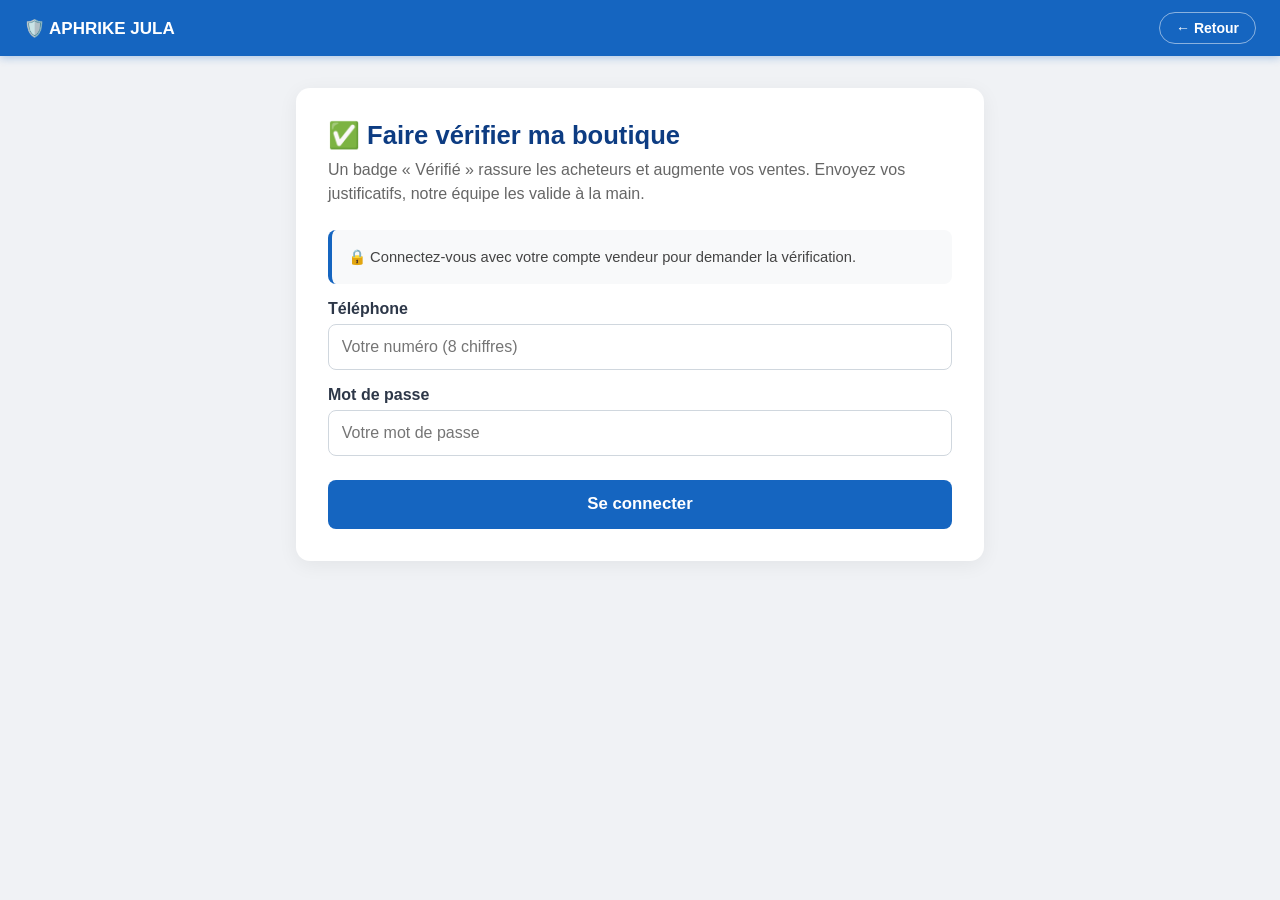
<file: static/verification.html>
<!DOCTYPE html>
<html lang="fr">
<head>
    <meta charset="UTF-8">
    <meta name="viewport" content="width=device-width, initial-scale=1.0">
    <title>Faire vérifier ma boutique - APHRIKE JULA</title>
    <style>
        * { margin: 0; padding: 0; box-sizing: border-box; }
        body {
            font-family: -apple-system, BlinkMacSystemFont, 'Segoe UI', Roboto, sans-serif;
            background: #f0f2f5;
            min-height: 100vh;
        }
        .navbar {
            display: flex; align-items: center; gap: 12px;
            padding: 0 24px; height: 56px; background: #1565C0;
            position: sticky; top: 0; z-index: 1000;
            box-shadow: 0 2px 8px rgba(21,101,192,0.3);
        }
        .navbar a { color: #fff; text-decoration: none; font-weight: 600; }
        .navbar .brand { font-size: 17px; }
        .navbar .back {
            margin-left: auto; padding: 7px 16px; border-radius: 100px;
            font-size: 14px; border: 1.5px solid rgba(255,255,255,0.5);
        }
        .wrap { max-width: 720px; margin: 2rem auto; padding: 0 1rem; }
        .card {
            background: #fff; border-radius: 14px; padding: 2rem;
            box-shadow: 0 4px 20px rgba(0,0,0,0.06); margin-bottom: 1.5rem;
        }
        h1 { color: #0D3C82; font-size: 1.6rem; margin-bottom: 0.5rem; }
        .subtitle { color: #666; margin-bottom: 1.5rem; line-height: 1.5; }
        label { display: block; font-weight: 600; color: #2d3748; margin-bottom: 0.4rem; margin-top: 1rem; }
        input, select {
            width: 100%; padding: 0.8rem; border: 1.5px solid #d0d7de;
            border-radius: 8px; font-size: 1rem; box-sizing: border-box;
        }
        input:focus, select:focus { outline: none; border-color: #1565C0; }
        .file-zone {
            border: 2px dashed #1565C0; border-radius: 10px; padding: 1.5rem;
            text-align: center; cursor: pointer; background: #E3F2FD;
            margin-top: 0.4rem; transition: background 0.2s;
        }
        .file-zone:hover { background: #d0e8fb; }
        .file-zone img { max-width: 100%; max-height: 200px; border-radius: 8px; margin-top: 0.5rem; }
        .btn {
            width: 100%; padding: 0.9rem; background: #1565C0; color: #fff;
            border: none; border-radius: 8px; font-size: 1.05rem; font-weight: 700;
            cursor: pointer; margin-top: 1.5rem; transition: background 0.2s;
        }
        .btn:hover { background: #0d4a9e; }
        .btn:disabled { background: #9db8d8; cursor: not-allowed; }
        .alert { padding: 1rem; border-radius: 8px; margin-bottom: 1rem; font-weight: 500; display: none; }
        .alert-success { background: #d4edda; color: #155724; }
        .alert-error { background: #f8d7da; color: #721c24; }
        .alert-info { background: #cce5ff; color: #004085; }
        .status-badge {
            display: inline-block; padding: 0.5rem 1.1rem; border-radius: 100px;
            font-weight: 700; font-size: 0.95rem;
        }
        .st-verifie { background: #d4edda; color: #155724; }
        .st-attente { background: #fff3cd; color: #856404; }
        .st-rejete { background: #f8d7da; color: #721c24; }
        .st-non { background: #e2e3e5; color: #383d41; }
        .info-box {
            background: #f8f9fa; border-left: 4px solid #1565C0;
            padding: 1rem; border-radius: 8px; margin: 1rem 0; font-size: 0.92rem; color: #444; line-height: 1.5;
        }
    </style>
</head>
<body>
    <nav class="navbar">
        <a href="index.html" class="brand">🛡️ APHRIKE JULA</a>
        <a href="index.html" class="back">← Retour</a>
    </nav>

    <div class="wrap">
        <div class="card">
            <h1>✅ Faire vérifier ma boutique</h1>
            <p class="subtitle">Un badge « Vérifié » rassure les acheteurs et augmente vos ventes. Envoyez vos justificatifs, notre équipe les valide à la main.</p>

            <div id="alert" class="alert"></div>

            <div id="login-box" style="display:none;">
                <div class="info-box">🔒 Connectez-vous avec votre compte vendeur pour demander la vérification.</div>
                <label>Téléphone</label>
                <input id="login-tel" type="text" placeholder="Votre numéro (8 chiffres)">
                <label>Mot de passe</label>
                <input id="login-pass" type="password" placeholder="Votre mot de passe">
                <button class="btn" onclick="doLogin()">Se connecter</button>
            </div>

            <div id="main-box" style="display:none;">
                <div style="margin-bottom:1.2rem;">
                    Statut actuel : <span id="statut-badge" class="status-badge st-non">Chargement...</span>
                </div>
                <div id="motif-rejet" class="alert alert-error" style="display:none;"></div>

                <div id="form-box">
                    <div class="info-box">
                        📄 Documents acceptés : Carte d'identité (CNI), carte NINA, passeport ou registre de commerce. Vos documents sont confidentiels et ne servent qu'à la vérification.
                    </div>

                    <label>Type de document</label>
                    <select id="type-doc">
                        <option value="cni">Carte d'identité (CNI)</option>
                        <option value="nina">Carte NINA</option>
                        <option value="passeport">Passeport</option>
                        <option value="registre_commerce">Registre de commerce</option>
                    </select>

                    <label>Photo du document (recto)</label>
                    <div class="file-zone" onclick="document.getElementById('file-recto').click()">
                        <span id="recto-label">📷 Cliquez pour ajouter une photo</span>
                        <input type="file" id="file-recto" accept="image/*" style="display:none" onchange="previewImage(this,'recto')">
                        <div id="recto-preview"></div>
                    </div>

                    <label>Photo du document (verso) — optionnel</label>
                    <div class="file-zone" onclick="document.getElementById('file-verso').click()">
                        <span id="verso-label">📷 Cliquez pour ajouter une photo</span>
                        <input type="file" id="file-verso" accept="image/*" style="display:none" onchange="previewImage(this,'verso')">
                        <div id="verso-preview"></div>
                    </div>

                    <label>Adresse physique de la boutique</label>
                    <input id="adresse" type="text" placeholder="Ex : Marché de Médine, Bamako">

                    <label>Numéro de téléphone confirmé</label>
                    <input id="tel-confirme" type="text" placeholder="Votre numéro WhatsApp">

                    <button class="btn" id="submit-btn" onclick="soumettre()">Envoyer ma demande</button>
                </div>
            </div>
        </div>
    </div>

    <script>
        const API = 'https://web-production-8f94.up.railway.app';
        let TOKEN = localStorage.getItem('token');
        let rectoData = null, versoData = null;

        function showAlert(type, msg) {
            const a = document.getElementById('alert');
            a.className = 'alert alert-' + type;
            a.textContent = msg;
            a.style.display = 'block';
            if (type === 'success') setTimeout(function() { a.style.display = 'none'; }, 6000);
        }

        function previewImage(input, which) {
            const file = input.files[0];
            if (!file) return;
            const reader = new FileReader();
            reader.onload = function(e) {
                const dataUrl = e.target.result;
                if (which === 'recto') { rectoData = dataUrl; }
                else { versoData = dataUrl; }
                document.getElementById(which + '-preview').innerHTML = '<img src="' + dataUrl + '">';
                document.getElementById(which + '-label').textContent = '✅ Photo ajoutée (cliquez pour changer)';
            };
            reader.readAsDataURL(file);
        }

        async function doLogin() {
            const tel = document.getElementById('login-tel').value.trim();
            const pass = document.getElementById('login-pass').value;
            if (!tel || !pass) { showAlert('error', 'Téléphone et mot de passe requis'); return; }
            try {
                const res = await fetch(API + '/api/auth/login', {
                    method: 'POST',
                    headers: { 'Content-Type': 'application/json' },
                    body: JSON.stringify({ telephone: tel, mot_de_passe: pass })
                });
                const data = await res.json();
                if (!res.ok) throw new Error(data.detail || 'Connexion échouée');
                TOKEN = data.token || data.access_token;
                localStorage.setItem('token', TOKEN);
                document.getElementById('login-box').style.display = 'none';
                document.getElementById('main-box').style.display = 'block';
                chargerStatut();
            } catch (e) { showAlert('error', e.message); }
        }

        async function chargerStatut() {
            try {
                const res = await fetch(API + '/api/vendeur/ma-verification', {
                    headers: { 'Authorization': 'Bearer ' + TOKEN }
                });
                const data = await res.json();
                if (!res.ok) throw new Error(data.detail || 'Erreur');

                const badge = document.getElementById('statut-badge');
                const formBox = document.getElementById('form-box');
                const motifBox = document.getElementById('motif-rejet');
                motifBox.style.display = 'none';

                const statut = data.statut || 'non_demande';
                if (statut === 'verifie') {
                    badge.className = 'status-badge st-verifie';
                    badge.textContent = '✅ Boutique vérifiée';
                    formBox.style.display = 'none';
                    showAlert('success', '🎉 Votre boutique est vérifiée ! Le badge apparaît sur vos produits.');
                } else if (statut === 'en_attente') {
                    badge.className = 'status-badge st-attente';
                    badge.textContent = '⏳ En attente de validation';
                    formBox.style.display = 'none';
                    showAlert('info', 'Votre demande a été reçue. Notre équipe l\'examine, vous serez notifié.');
                } else if (statut === 'rejete') {
                    badge.className = 'status-badge st-rejete';
                    badge.textContent = '❌ Demande rejetée';
                    formBox.style.display = 'block';
                    if (data.motif_rejet) {
                        motifBox.textContent = '❌ Motif du rejet : ' + data.motif_rejet + ' — Vous pouvez resoumettre.';
                        motifBox.style.display = 'block';
                    }
                } else {
                    badge.className = 'status-badge st-non';
                    badge.textContent = 'Non vérifiée';
                    formBox.style.display = 'block';
                }
            } catch (e) {
               localStorage.removeItem('token');
                TOKEN = null;
                document.getElementById('main-box').style.display = 'none';
                document.getElementById('login-box').style.display = 'block';
                showAlert('error', 'Veuillez vous connecter avec votre compte vendeur.');
            }
        }

        async function soumettre() {
            const typeDoc = document.getElementById('type-doc').value;
            const adresse = document.getElementById('adresse').value.trim();
            const telConfirme = document.getElementById('tel-confirme').value.trim();
            const btn = document.getElementById('submit-btn');

            if (!rectoData) { showAlert('error', 'Ajoutez au moins la photo recto du document'); return; }
            if (!adresse) { showAlert('error', 'Indiquez l\'adresse de votre boutique'); return; }
            if (!telConfirme) { showAlert('error', 'Indiquez votre numéro de téléphone'); return; }

            btn.disabled = true;
            btn.textContent = 'Envoi en cours...';
            try {
                const res = await fetch(API + '/api/vendeur/demande-verification', {
                    method: 'POST',
                    headers: { 'Authorization': 'Bearer ' + TOKEN, 'Content-Type': 'application/json' },
                    body: JSON.stringify({
                        type_document: typeDoc,
                        document_recto: rectoData,
                        document_verso: versoData,
                        adresse: adresse,
                        telephone_confirme: telConfirme
                    })
                });
                const data = await res.json();
                if (!res.ok) throw new Error(data.detail || 'Erreur lors de l\'envoi');
                showAlert('success', '✅ Demande envoyée ! Notre équipe va l\'examiner.');
                chargerStatut();
            } catch (e) {
                showAlert('error', e.message);
            } finally {
                btn.disabled = false;
                btn.textContent = 'Envoyer ma demande';
            }
        }

        if (TOKEN) {
            document.getElementById('main-box').style.display = 'block';
            chargerStatut();
        } else {
            document.getElementById('login-box').style.display = 'block';
        }
    </script>
</body>
</html>
</file>
<file: static/styles.css>
/* ========================================
   APHRIKE JULA - MARKETPLACE PUBLIQUE
   Design System - Bleu Roi & Or
   ======================================== */

:root {
  /* Couleurs principales - Bleu Roi & Or */
  --primary-green: #1565C0;
  --primary-orange: #FFD700;
  --primary-gold: #FFD700;
  --primary-red: #0D47A1;
  --primary-purple: #0D47A1;
  
  /* Couleurs secondaires */
  --secondary-teal: #1976D2;
  --secondary-coral: #FFC200;
  --secondary-yellow: #FFD700;
  --secondary-pink: #FF6F00;
  --secondary-blue: #1565C0;
  
  /* Couleurs neutres */
  --white: #FFFFFF;
  --bg-light: #F0F4F8;
  --bg-gray: #E3E8EF;
  --text-dark: #1A1A2E;
  --text-gray: #5A6172;
  --border-gray: #D1D9E6;
  
  /* Premium */
  --premium-gold: #FFD700;
  --premium-gradient: linear-gradient(135deg, #FFD700 0%, #FFA500 100%);
  
  /* Ombres */
  --shadow-sm: 0 2px 4px rgba(21, 101, 192, 0.08);
  --shadow-md: 0 4px 12px rgba(21, 101, 192, 0.12);
  --shadow-lg: 0 8px 24px rgba(21, 101, 192, 0.15);
  
  /* Espacements */
  --spacing-xs: 0.5rem;
  --spacing-sm: 1rem;
  --spacing-md: 1.5rem;
  --spacing-lg: 2rem;
  --spacing-xl: 3rem;
  
  /* Border radius */
  --radius-sm: 8px;
  --radius-md: 12px;
  --radius-lg: 16px;
  --radius-full: 9999px;
  
  /* Transitions */
  --transition-fast: 0.2s ease;
  --transition-normal: 0.3s ease;
}

/* Reset & Base */
* {
  margin: 0;
  padding: 0;
  box-sizing: border-box;
}

body {
  font-family: 'Segoe UI', Tahoma, Geneva, Verdana, sans-serif;
  background: var(--bg-light);
  color: var(--text-dark);
  line-height: 1.6;
  -webkit-font-smoothing: antialiased;
}

/* Container */
.container {
  max-width: 1200px;
  margin: 0 auto;
  padding: 0 var(--spacing-sm);
}

.container-fluid {
  width: 100%;
  padding: 0 var(--spacing-sm);
}

/* Header/Navigation */
.navbar {
  background: #1565C0;
  color: var(--white);
  padding: var(--spacing-sm) 0;
  box-shadow: 0 2px 8px rgba(21, 101, 192, 0.3);
  position: sticky;
  top: 0;
  z-index: 1000;
}

.navbar-content {
  display: flex;
  justify-content: space-between;
  align-items: center;
  gap: var(--spacing-md);
}

.logo {
  font-size: 1.5rem;
  font-weight: 700;
  color: var(--white);
  text-decoration: none;
  display: flex;
  align-items: center;
  gap: 0.5rem;
}

.logo-icon {
  font-size: 2rem;
}

.search-bar {
  flex: 1;
  max-width: 600px;
  position: relative;
}

.search-input {
  width: 100%;
  padding: 0.75rem 3rem 0.75rem 1rem;
  border: none;
  border-radius: var(--radius-full);
  font-size: 1rem;
  box-shadow: var(--shadow-sm);
  transition: var(--transition-normal);
}

.search-input:focus {
  outline: none;
  box-shadow: var(--shadow-lg);
  transform: scale(1.02);
}

/* APHRIKE JULA Navbar Search Input */
.aj-navbar input {
  color: #ffffff !important;
}
.aj-navbar input::placeholder {
  color: rgba(255, 255, 255, 0.8) !important;
  opacity: 1; /* override firefox default opacity */
}

.search-btn {
  position: absolute;
  right: 0.5rem;
  top: 50%;
  transform: translateY(-50%);
  background: #FFD700;
  color: #1565C0;
  border: none;
  padding: 0.5rem 1rem;
  border-radius: var(--radius-full);
  cursor: pointer;
  font-weight: 600;
  transition: var(--transition-fast);
}

.search-btn:hover {
  background: #FFC200;
  transform: translateY(-50%) scale(1.05);
}

.nav-actions {
  display: flex;
  gap: var(--spacing-sm);
  align-items: center;
}

.nav-btn {
  background: rgba(255,255,255,0.2);
  color: var(--white);
  border: 2px solid var(--white);
  padding: 0.5rem 1.25rem;
  border-radius: var(--radius-full);
  cursor: pointer;
  font-weight: 600;
  transition: var(--transition-fast);
  text-decoration: none;
  display: inline-block;
}

.nav-btn:hover {
  background: var(--white);
  color: var(--primary-green);
  transform: translateY(-2px);
}

.nav-btn.primary {
  background: #FFD700;
  border-color: #FFD700;
  color: #1565C0;
}

.nav-btn.primary:hover {
  background: #FFC200;
  border-color: #FFC200;
  color: #1565C0;
}

/* Hero Section */
.hero {
  background: linear-gradient(135deg, #1565C0 0%, #0D47A1 100%);
  color: var(--white);
  padding: var(--spacing-xl) 0;
  text-align: center;
  margin-bottom: var(--spacing-lg);
}

.hero h1 {
  font-size: 2.5rem;
  margin-bottom: var(--spacing-sm);
  animation: fadeInDown 0.6s ease;
}

.hero p {
  font-size: 1.25rem;
  opacity: 0.95;
  animation: fadeInUp 0.6s ease 0.2s backwards;
}

/* Categories */
.categories-section {
  margin-bottom: var(--spacing-xl);
}

.section-title {
  font-size: 1.75rem;
  margin-bottom: var(--spacing-md);
  color: var(--text-dark);
  font-weight: 700;
}

.categories-grid {
  display: grid;
  grid-template-columns: repeat(auto-fit, minmax(150px, 1fr));
  gap: var(--spacing-md);
}

.category-card {
  background: var(--white);
  padding: var(--spacing-md);
  border-radius: var(--radius-lg);
  text-align: center;
  cursor: pointer;
  transition: var(--transition-normal);
  box-shadow: var(--shadow-sm);
  text-decoration: none;
  color: var(--text-dark);
}

.category-card:hover {
  transform: translateY(-5px);
  box-shadow: var(--shadow-lg);
}

.category-icon {
  font-size: 3rem;
  margin-bottom: var(--spacing-xs);
}

.category-name {
  font-weight: 600;
  font-size: 1.1rem;
}

/* Premium Vendors Section */
.premium-vendors {
  background: linear-gradient(135deg, #E3F0FF 0%, #D0E4FF 100%);
  padding: var(--spacing-xl) 0;
  margin-bottom: var(--spacing-xl);
}

.vendors-scroll {
  display: flex;
  gap: var(--spacing-md);
  overflow-x: auto;
  padding: var(--spacing-sm) 0;
  scrollbar-width: thin;
  scrollbar-color: var(--premium-gold) transparent;
}

.vendors-scroll::-webkit-scrollbar {
  height: 8px;
}

.vendors-scroll::-webkit-scrollbar-thumb {
  background: var(--premium-gold);
  border-radius: var(--radius-full);
}

.vendor-card {
  min-width: 200px;
  background: var(--white);
  padding: var(--spacing-md);
  border-radius: var(--radius-lg);
  text-align: center;
  cursor: pointer;
  transition: var(--transition-normal);
  box-shadow: var(--shadow-md);
  border: 3px solid var(--premium-gold);
  position: relative;
  text-decoration: none;
  color: var(--text-dark);
}

.vendor-card:hover {
  transform: translateY(-5px);
  box-shadow: var(--shadow-lg);
}

.premium-badge {
  position: absolute;
  top: -10px;
  right: -10px;
  background: var(--premium-gradient);
  color: var(--white);
  padding: 0.25rem 0.75rem;
  border-radius: var(--radius-full);
  font-size: 0.75rem;
  font-weight: 700;
  box-shadow: var(--shadow-sm);
}

.vendor-avatar {
  width: 80px;
  height: 80px;
  border-radius: 50%;
  margin: 0 auto var(--spacing-sm);
  background: linear-gradient(135deg, #1565C0, #1976D2);
  display: flex;
  align-items: center;
  justify-content: center;
  color: var(--white);
  font-size: 2rem;
  font-weight: 700;
  box-shadow: var(--shadow-md);
}

.vendor-name {
  font-weight: 700;
  font-size: 1.1rem;
  margin-bottom: 0.25rem;
}

.vendor-stats {
  display: flex;
  justify-content: space-around;
  margin-top: var(--spacing-sm);
  font-size: 0.9rem;
  color: var(--text-gray);
}

.stat {
  display: flex;
  flex-direction: column;
  align-items: center;
}

.stat-value {
  font-weight: 700;
  color: var(--primary-green);
}

/* Products Grid */
.products-section {
  margin-bottom: var(--spacing-xl);
}

.filters-bar {
  display: flex;
  gap: var(--spacing-sm);
  margin-bottom: var(--spacing-md);
  flex-wrap: wrap;
  align-items: center;
}

.filter-btn {
  background: var(--white);
  border: 2px solid var(--border-gray);
  padding: 0.5rem 1rem;
  border-radius: var(--radius-full);
  cursor: pointer;
  transition: var(--transition-fast);
  font-weight: 600;
}

.filter-btn:hover,
.filter-btn.active {
  background: var(--primary-green);
  color: var(--white);
  border-color: var(--primary-green);
}

.products-grid {
  display: grid;
  grid-template-columns: repeat(auto-fill, minmax(185px, 1fr));
  gap: var(--spacing-sm);
}

.product-card {
  background: var(--white);
  border: 1px solid var(--border-gray);
  border-radius: var(--radius-md);
  overflow: hidden;
  cursor: pointer;
  transition: var(--transition-fast);
  box-shadow: none;
  text-decoration: none;
  color: var(--text-dark);
  position: relative;
  display: flex;
  flex-direction: column;
}

.product-card:hover {
  border-color: #1565C0;
  box-shadow: var(--shadow-md);
  transform: translateY(-2px);
}

.product-image {
  width: 100%;
  aspect-ratio: 1 / 1;
  height: auto;
  object-fit: cover;
  background: #F4F6F9;
}

/* Badge PREMIUM en coin (or) */
.product-badge {
  position: absolute;
  top: 0;
  left: 0;
  background: #FFD700;
  color: #0D47A1;
  padding: 0.2rem 0.6rem;
  border-radius: var(--radius-md) 0 var(--radius-md) 0;
  font-size: 0.7rem;
  font-weight: 700;
  letter-spacing: 0.02em;
  z-index: 2;
}
.product-badge.promo { background: #C62828; color: #fff; }

/* Coeur favori */
.product-fav {
  position: absolute;
  top: 8px;
  right: 8px;
  width: 30px;
  height: 30px;
  border-radius: 50%;
  background: rgba(255,255,255,0.92);
  border: 1px solid var(--border-gray);
  display: flex;
  align-items: center;
  justify-content: center;
  font-size: 1rem;
  color: var(--text-gray);
  z-index: 2;
  line-height: 1;
}

.product-info {
  padding: 0.7rem 0.8rem 0.9rem;
  display: flex;
  flex-direction: column;
  gap: 0.25rem;
  flex: 1;
}

.product-title {
  font-weight: 500;
  font-size: 0.92rem;
  line-height: 1.3;
  color: var(--text-dark);
  display: -webkit-box;
  -webkit-line-clamp: 2;
  -webkit-box-orient: vertical;
  overflow: hidden;
  min-height: 2.4em;
  margin: 0;
}

/* Etoiles d'avis (affichees seulement si une note existe) */
.product-stars {
  display: flex;
  align-items: center;
  gap: 4px;
  font-size: 0.8rem;
}
.product-stars .stars { color: #FFB300; letter-spacing: -1px; }
.product-stars .reviews { color: #1565C0; font-size: 0.78rem; }

.product-price {
  font-size: 1.25rem;
  font-weight: 700;
  color: #1565C0;
  margin: 0;
}
.product-price .devise { font-size: 0.8rem; font-weight: 500; }
.product-oldprice {
  font-size: 0.8rem;
  color: var(--text-gray);
  text-decoration: line-through;
  margin-left: 6px;
}

/* Ligne livraison */
.product-delivery {
  font-size: 0.75rem;
  color: #2E7D32;
}

.product-vendor {
  font-size: 0.78rem;
  color: var(--text-gray);
  display: flex;
  align-items: center;
  gap: 0.3rem;
}
.vendor-verified { color: #FFB300; }

/* Load More */
.load-more {
  text-align: center;
  margin: var(--spacing-xl) 0;
}

.load-more-btn {
  background: #FFD700;
  color: #1565C0;
  border: none;
  padding: 1rem 2rem;
  border-radius: var(--radius-full);
  font-size: 1.1rem;
  font-weight: 700;
  cursor: pointer;
  transition: var(--transition-fast);
  box-shadow: var(--shadow-md);
}

.load-more-btn:hover {
  background: #FFC200;
  transform: translateY(-2px);
  box-shadow: var(--shadow-lg);
}

.load-more-btn:disabled {
  background: var(--bg-gray);
  color: var(--text-gray);
  cursor: not-allowed;
  transform: none;
}

/* Loading Spinner */
.loading {
  text-align: center;
  padding: var(--spacing-xl);
}

.spinner {
  border: 4px solid var(--bg-gray);
  border-top: 4px solid var(--primary-green);
  border-radius: 50%;
  width: 50px;
  height: 50px;
  animation: spin 1s linear infinite;
  margin: 0 auto;
}

/* Footer */
.footer {
  background: linear-gradient(135deg, #0D47A1 0%, #1A1A2E 100%);
  color: var(--white);
  padding: var(--spacing-xl) 0 var(--spacing-md);
  margin-top: var(--spacing-xl);
}

.footer-content {
  display: grid;
  grid-template-columns: repeat(auto-fit, minmax(250px, 1fr));
  gap: var(--spacing-lg);
  margin-bottom: var(--spacing-lg);
}

.footer-section h3 {
  margin-bottom: var(--spacing-sm);
  color: var(--primary-gold);
}

.footer-section a {
  color: rgba(255,255,255,0.8);
  text-decoration: none;
  display: block;
  margin-bottom: 0.5rem;
  transition: var(--transition-fast);
}

.footer-section a:hover {
  color: var(--white);
  padding-left: 0.5rem;
}

.footer-bottom {
  text-align: center;
  padding-top: var(--spacing-md);
  border-top: 1px solid rgba(255,255,255,0.1);
  font-size: 0.9rem;
  opacity: 0.8;
}

/* Animations */
@keyframes fadeInDown {
  from {
    opacity: 0;
    transform: translateY(-20px);
  }
  to {
    opacity: 1;
    transform: translateY(0);
  }
}

@keyframes fadeInUp {
  from {
    opacity: 0;
    transform: translateY(20px);
  }
  to {
    opacity: 1;
    transform: translateY(0);
  }
}

@keyframes spin {
  to { transform: rotate(360deg); }
}

/* ========================================
   RESPONSIVE — TABLET (≤ 1024px)
   ======================================== */
@media (max-width: 1024px) {
  .container {
    padding: 0 var(--spacing-sm);
  }

  .products-grid {
    grid-template-columns: repeat(auto-fill, minmax(200px, 1fr));
    gap: var(--spacing-sm);
  }

  .categories-grid {
    grid-template-columns: repeat(auto-fit, minmax(130px, 1fr));
    gap: var(--spacing-sm);
  }
}

/* ========================================
   RESPONSIVE — MOBILE (≤ 768px)
   ======================================== */
@media (max-width: 768px) {
  /* -- Navbar -- */
  .navbar-content {
    flex-direction: column;
    gap: var(--spacing-sm);
  }

  .search-bar {
    max-width: 100%;
  }

  .nav-actions {
    width: 100%;
    justify-content: center;
    flex-wrap: wrap;
    gap: 0.5rem;
  }

  /* Inline navbar (aj-navbar) used on all public pages */
  .aj-navbar {
    flex-wrap: wrap !important;
    height: auto !important;
    padding: 10px 12px !important;
    gap: 8px !important;
  }

  /* -- Hero -- */
  .hero {
    padding: var(--spacing-lg) 0;
  }

  .hero h1 {
    font-size: 1.5rem;
    line-height: 1.3;
  }

  .hero p {
    font-size: 0.95rem;
  }

  /* -- Section Titles -- */
  .section-title {
    font-size: 1.35rem;
  }

  /* -- Categories -- */
  .categories-grid {
    grid-template-columns: repeat(auto-fit, minmax(100px, 1fr));
    gap: var(--spacing-sm);
  }

  .category-icon {
    font-size: 2rem;
  }

  .category-name {
    font-size: 0.9rem;
  }

  /* -- Products -- */
  .products-grid {
    grid-template-columns: repeat(2, 1fr);
    gap: var(--spacing-sm);
  }

  .product-image {
    aspect-ratio: 1 / 1;
    height: auto;
  }

  .product-info {
    padding: var(--spacing-sm);
  }

  .product-title {
    font-size: 0.95rem;
  }

  .product-price {
    font-size: 1.15rem;
  }

  .product-vendor {
    font-size: 0.8rem;
  }

  /* -- Filters Bar -- */
  .filters-bar {
    overflow-x: auto;
    flex-wrap: nowrap;
    gap: 0.5rem;
    padding-bottom: 0.5rem;
    -webkit-overflow-scrolling: touch;
  }

  .filter-btn {
    flex-shrink: 0;
    padding: 0.4rem 0.85rem;
    font-size: 0.85rem;
  }

  /* -- Load More -- */
  .load-more-btn {
    width: 100%;
    font-size: 1rem;
    padding: 0.85rem 1.5rem;
  }

  /* -- Footer -- */
  .footer {
    padding: var(--spacing-lg) 0 var(--spacing-sm);
  }

  .footer-content {
    grid-template-columns: 1fr;
    gap: var(--spacing-md);
  }

  /* -- Premium Vendors -- */
  .premium-vendors {
    padding: var(--spacing-lg) 0;
  }

  .vendor-card {
    min-width: 160px;
    padding: var(--spacing-sm);
  }

  .vendor-avatar {
    width: 60px;
    height: 60px;
    font-size: 1.5rem;
  }

  .vendor-name {
    font-size: 0.95rem;
  }

  .vendor-stats {
    font-size: 0.8rem;
  }

  /* -- Tables (dashboard, etc.) -- */
  .table-responsive {
    overflow-x: auto;
    -webkit-overflow-scrolling: touch;
  }

  .table-responsive table {
    min-width: 600px;
  }
}

/* ========================================
   RESPONSIVE — SMALL PHONE (≤ 480px)
   ======================================== */
@media (max-width: 480px) {
  .hero h1 {
    font-size: 1.25rem;
  }

  .hero p {
    font-size: 0.85rem;
  }

  .section-title {
    font-size: 1.15rem;
  }

  .products-grid {
    grid-template-columns: repeat(2, 1fr);
    gap: 0.5rem;
  }

  .product-image {
    aspect-ratio: 1 / 1;
    height: auto;
  }

  .product-info {
    padding: 0.5rem;
  }

  .product-title {
    font-size: 0.85rem;
    -webkit-line-clamp: 1;
  }

  .product-price {
    font-size: 1rem;
    margin-bottom: 0.25rem;
  }

  .product-vendor {
    font-size: 0.75rem;
  }

  .categories-grid {
    grid-template-columns: repeat(3, 1fr);
    gap: 0.5rem;
  }

  .category-card {
    padding: var(--spacing-sm);
  }

  .category-icon {
    font-size: 1.75rem;
  }

  .category-name {
    font-size: 0.8rem;
  }

  .vendor-card {
    min-width: 140px;
  }

  .nav-btn {
    padding: 0.4rem 0.85rem;
    font-size: 0.8rem;
  }
}

/* Utilities */
.text-center { text-align: center; }
.mt-1 { margin-top: var(--spacing-sm); }
.mt-2 { margin-top: var(--spacing-md); }
.mt-3 { margin-top: var(--spacing-lg); }
.mb-1 { margin-bottom: var(--spacing-sm); }
.mb-2 { margin-bottom: var(--spacing-md); }
.mb-3 { margin-bottom: var(--spacing-lg); }
.hidden { display: none; }
</file>
